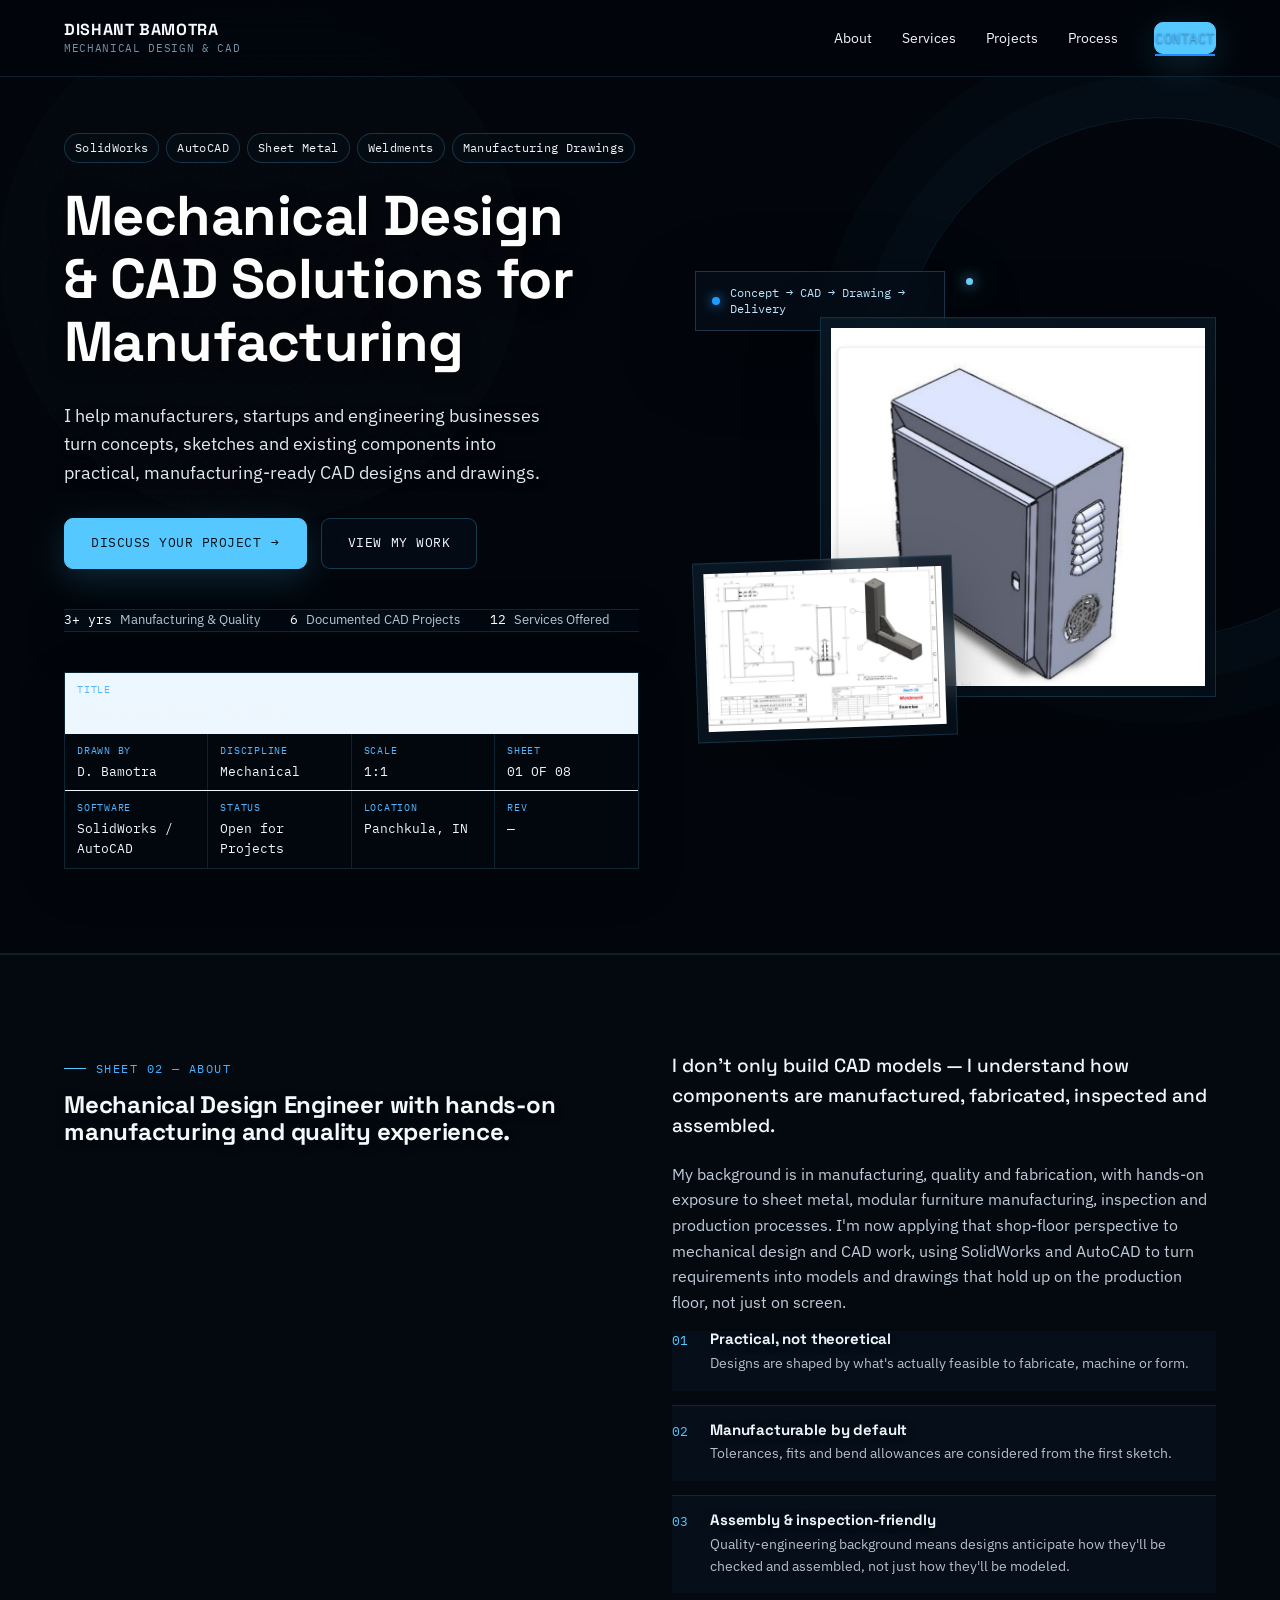
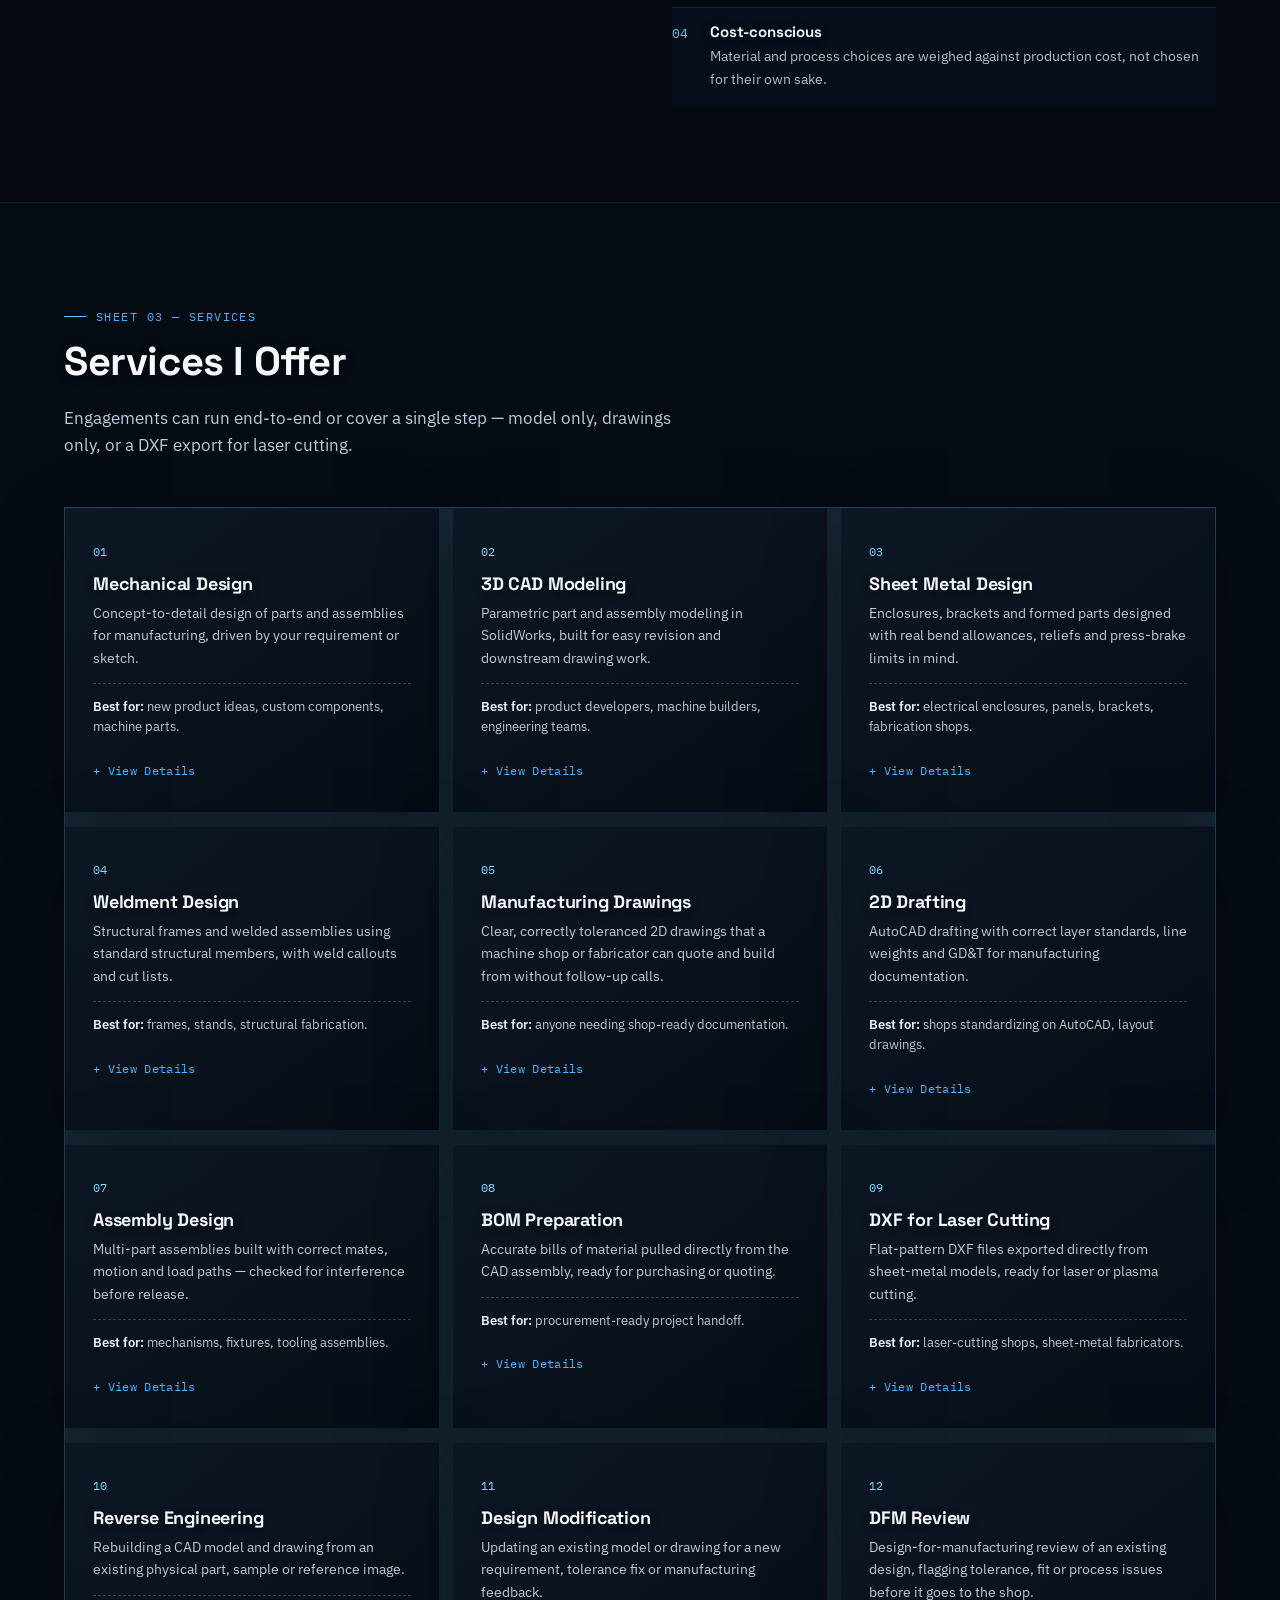
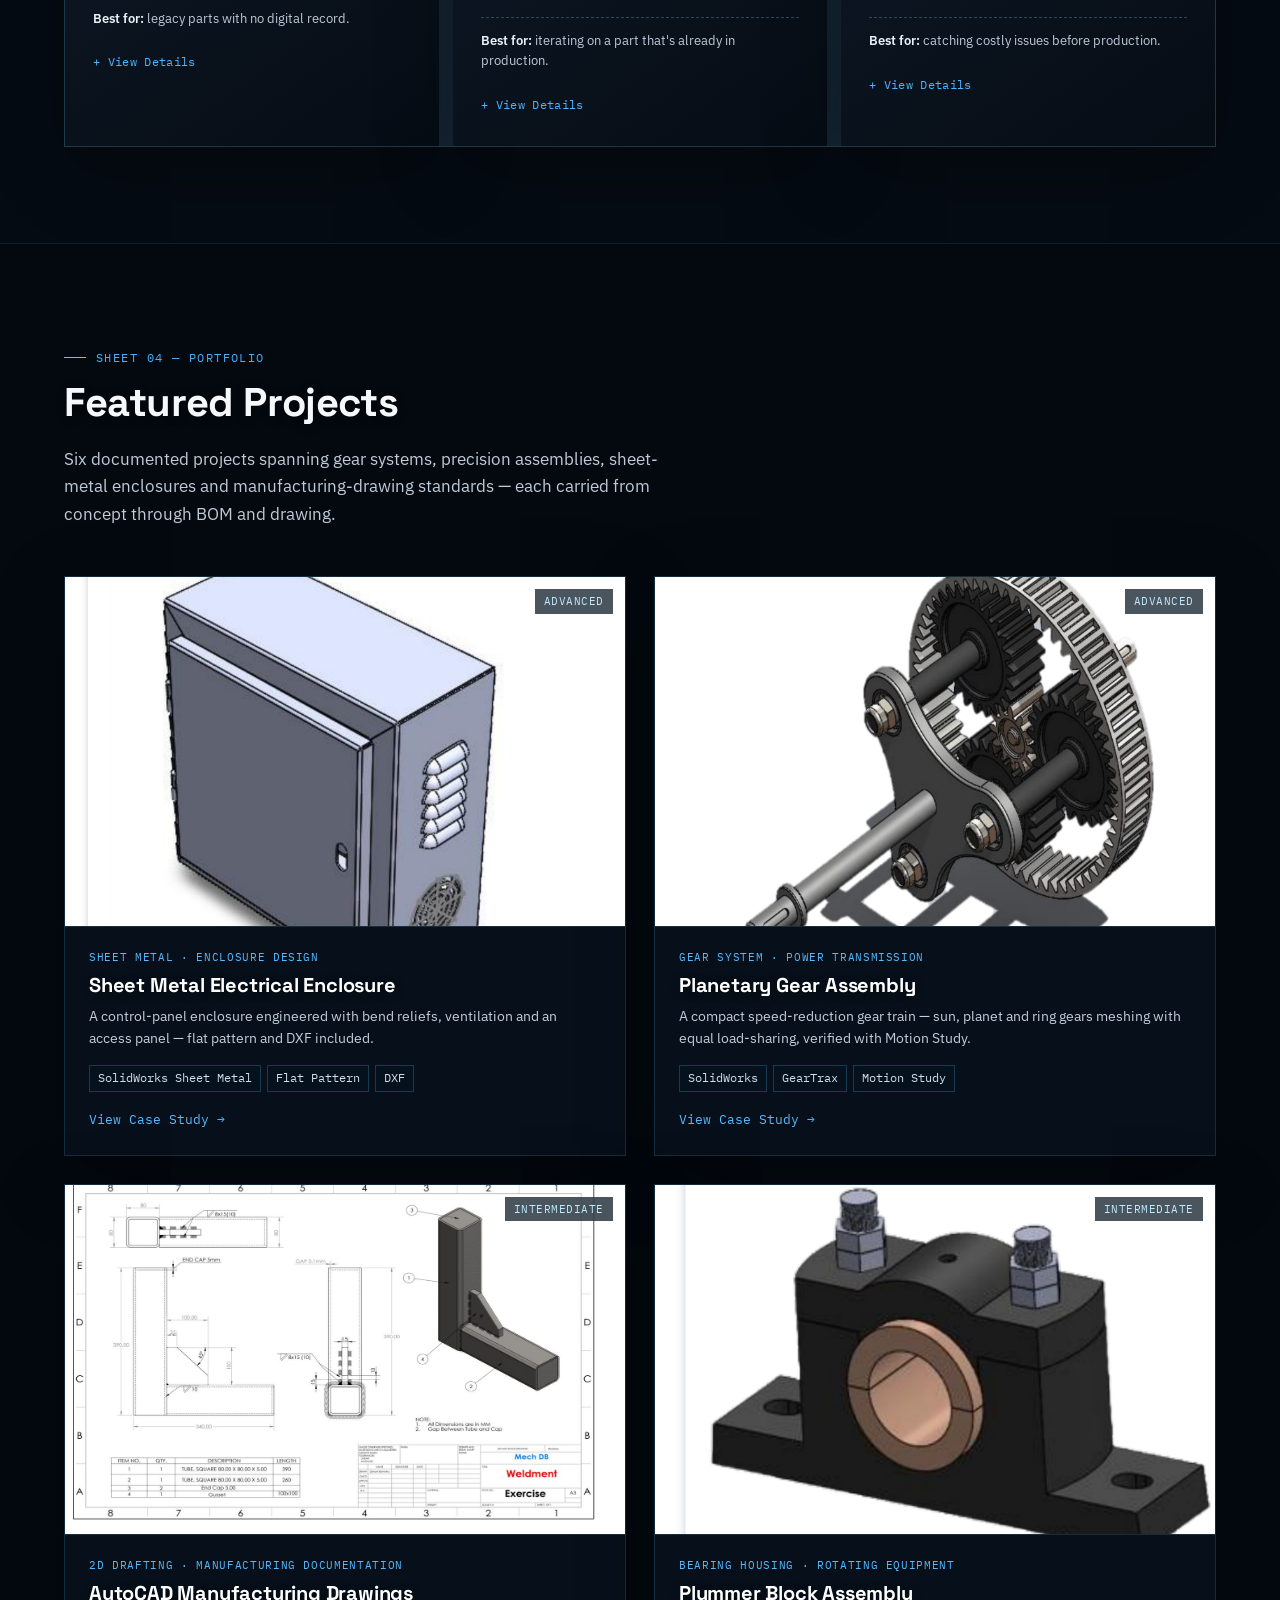
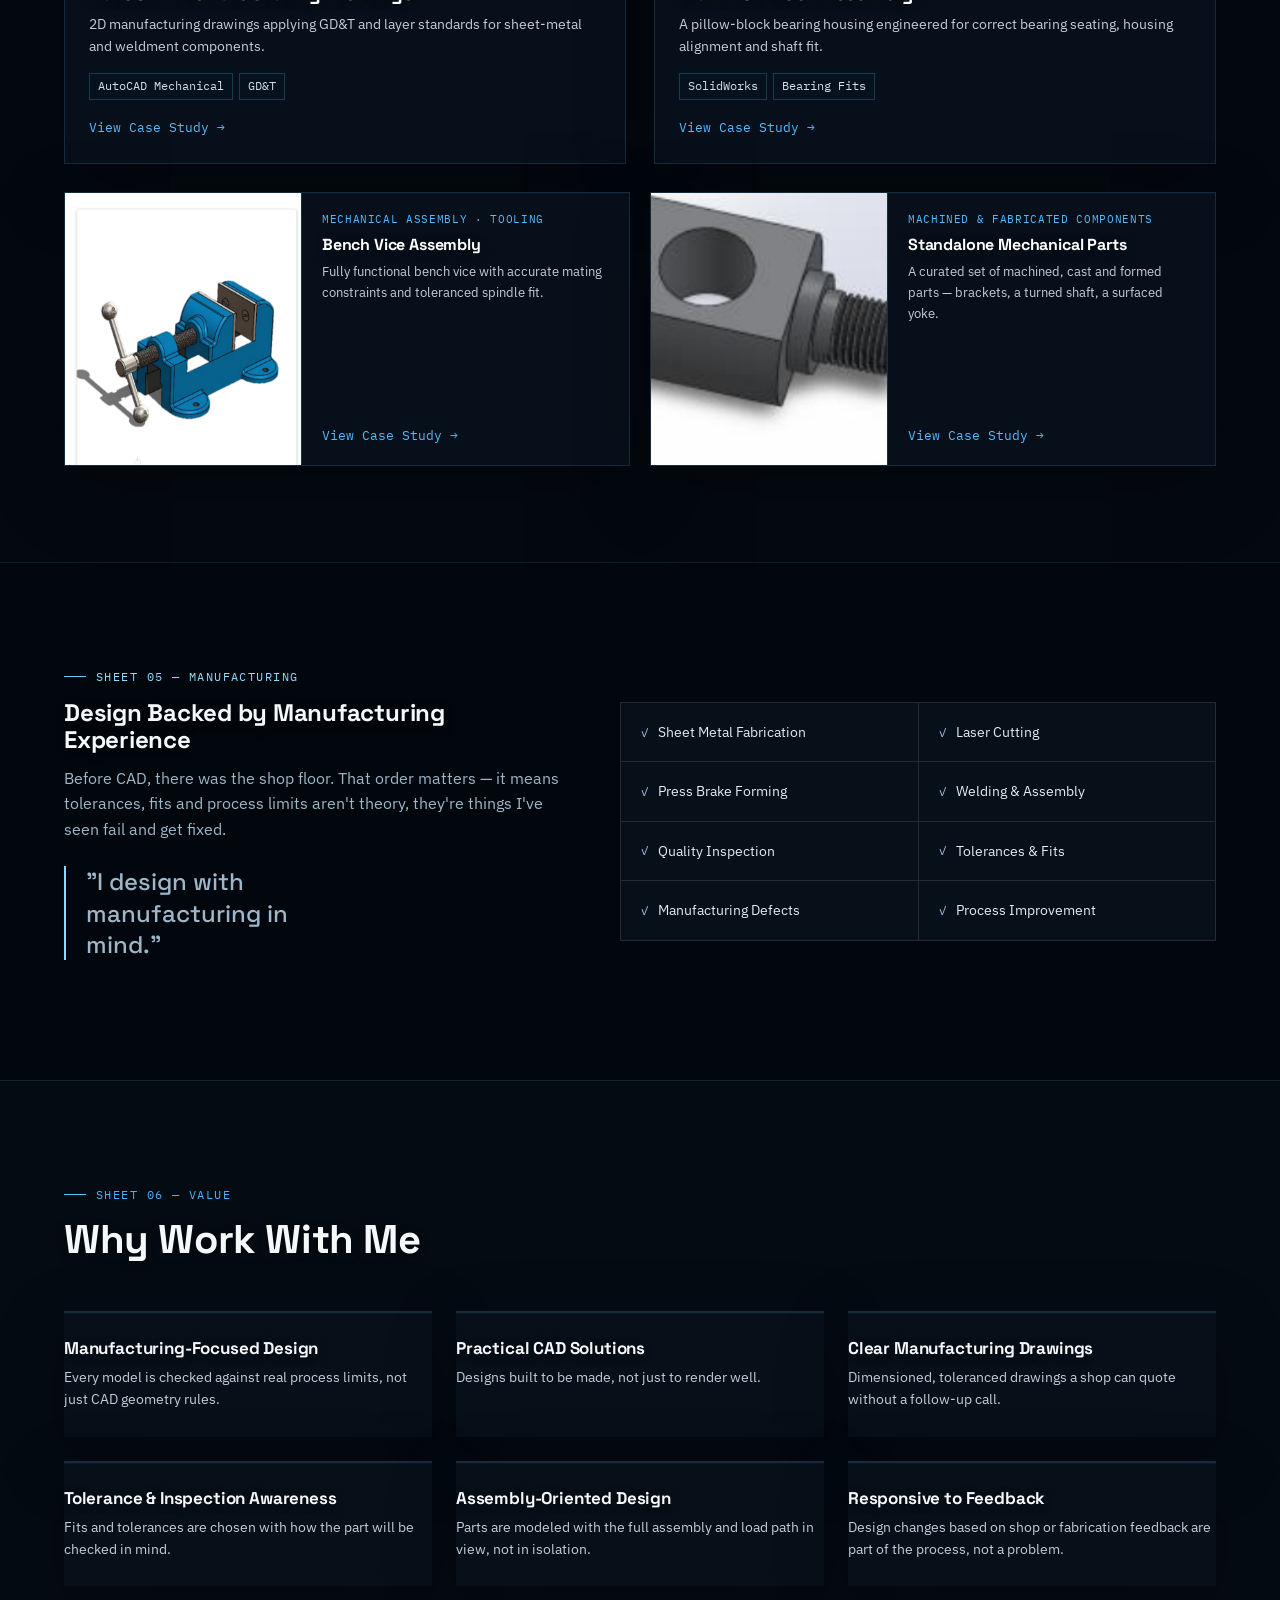
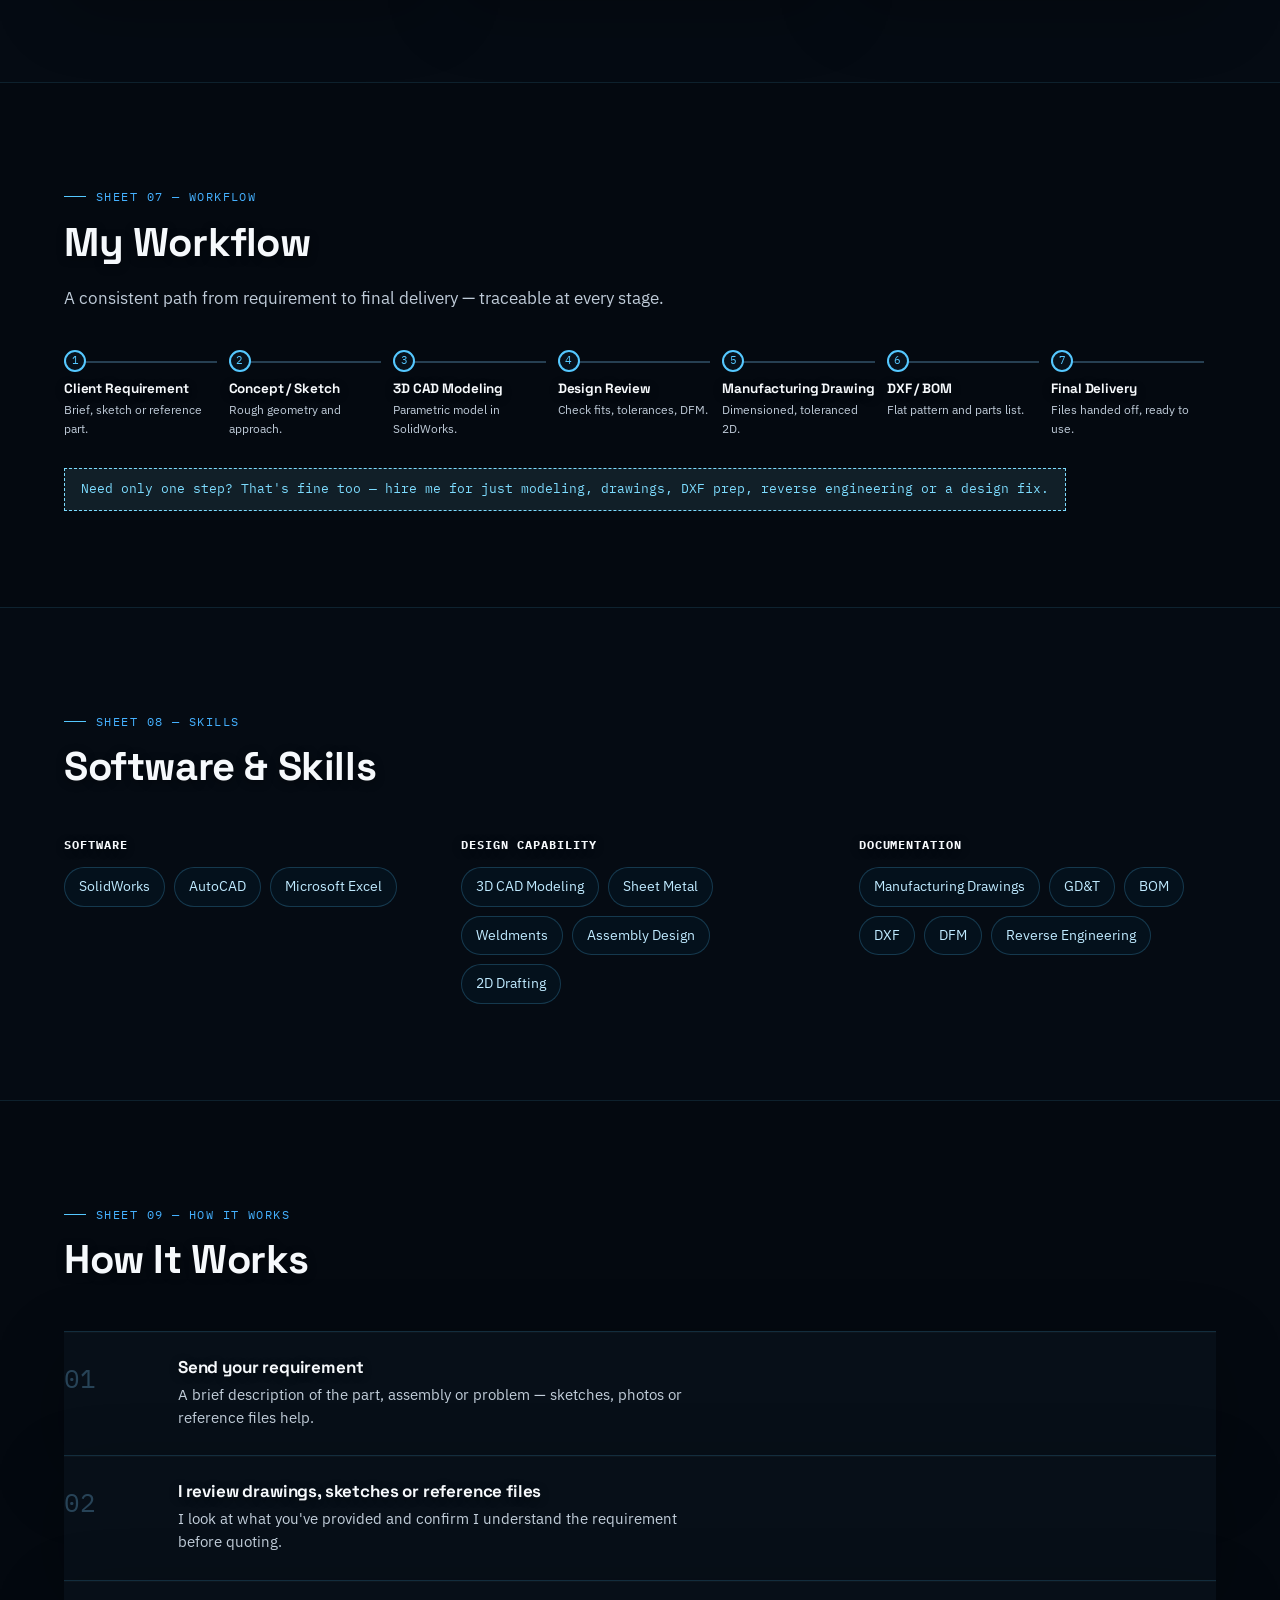
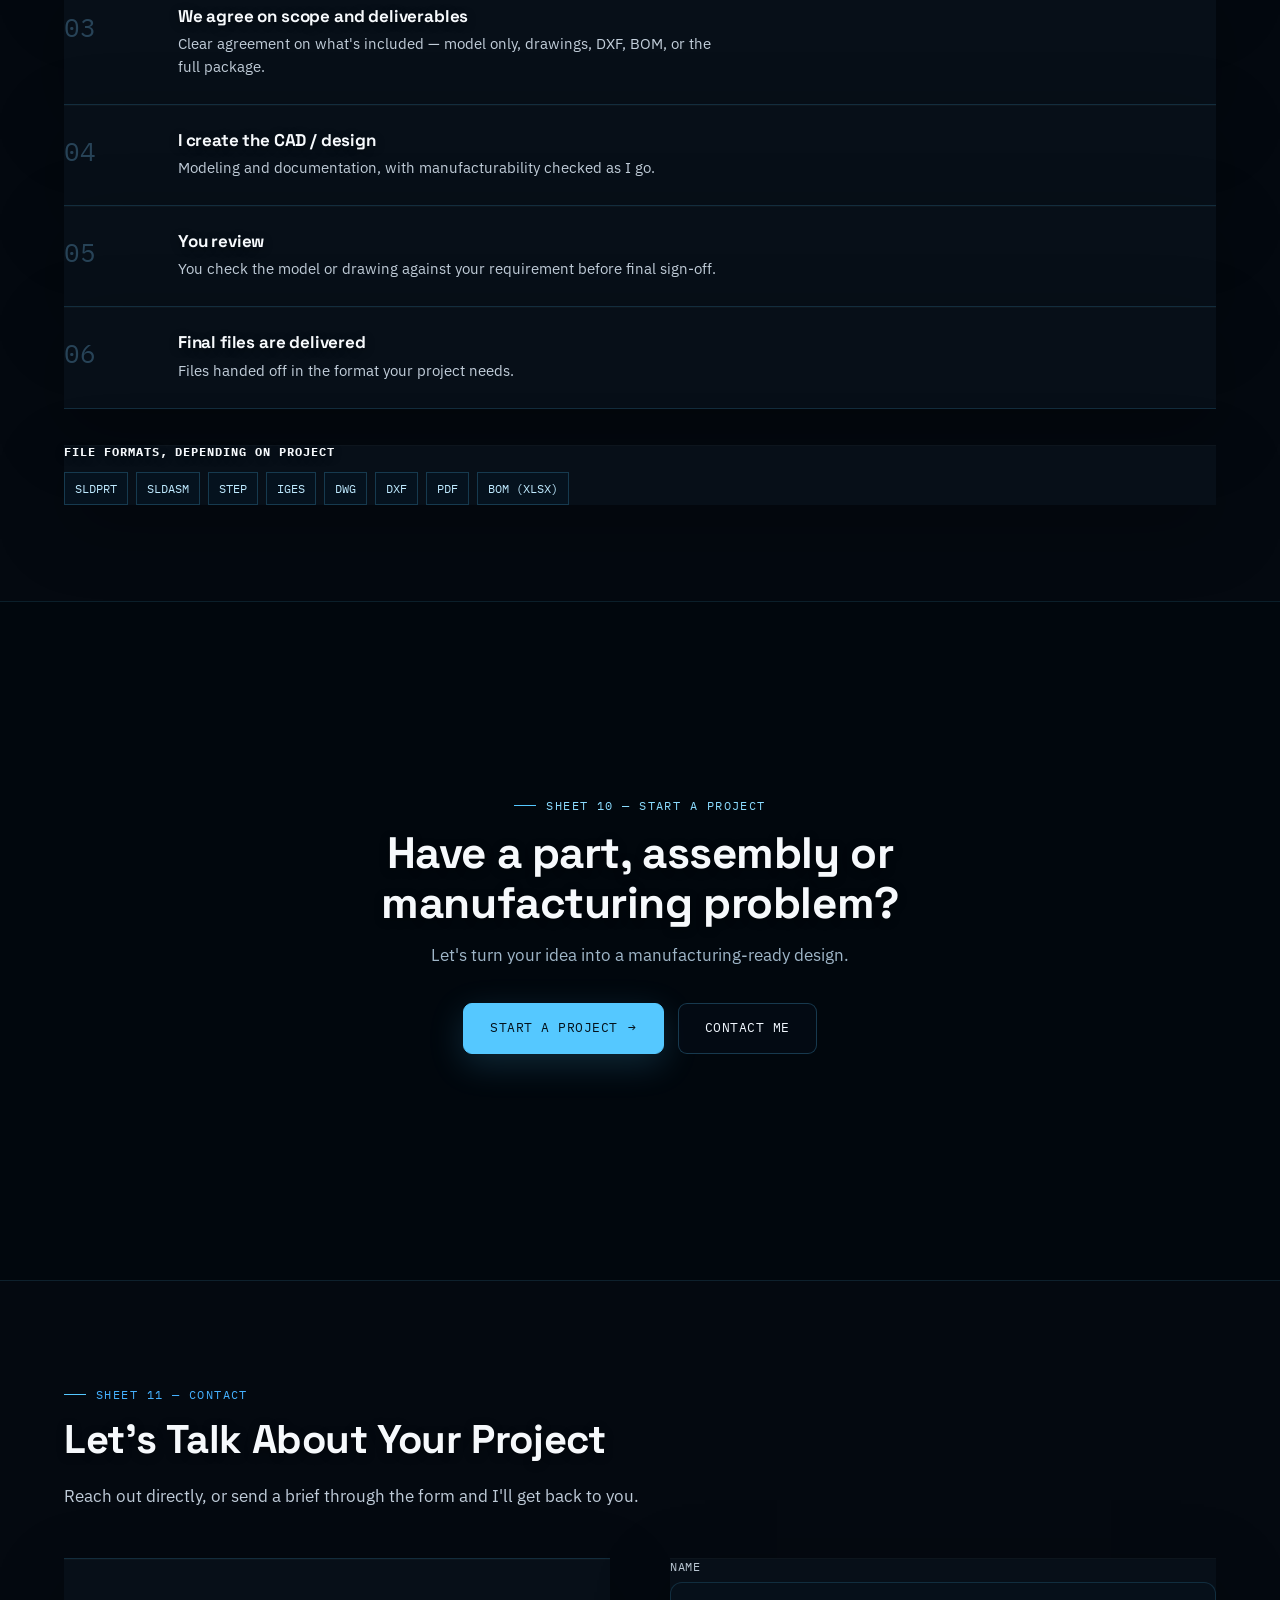
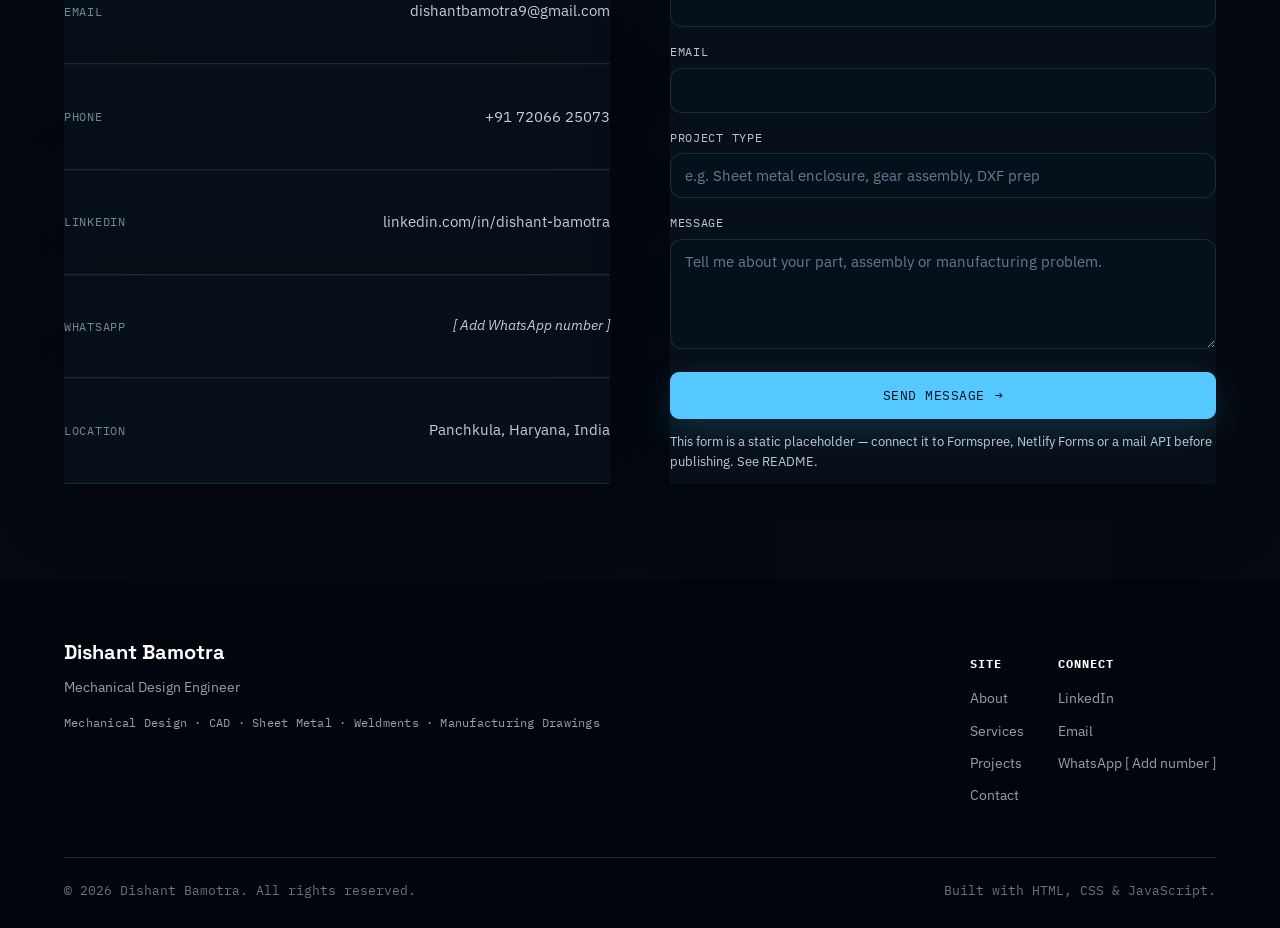
<file: index.html>
<!DOCTYPE html>
<html lang="en">
<head>
<meta charset="UTF-8">
<meta name="viewport" content="width=device-width, initial-scale=1.0">
<title>Dishant Bamotra — Mechanical Design Engineer & CAD Freelancer | SolidWorks, AutoCAD, Sheet Metal, Weldments</title>
<meta name="description" content="Dishant Bamotra is a mechanical design engineer and CAD freelancer offering SolidWorks & AutoCAD design, sheet metal and weldment design, manufacturing drawings, BOM preparation, DXF for laser cutting, reverse engineering and DFM — backed by hands-on manufacturing and quality experience.">
<meta name="keywords" content="Mechanical Design Engineer, Mechanical CAD Designer, SolidWorks Designer, AutoCAD Designer, Sheet Metal Design, Weldment Design, 3D CAD Modeling, Manufacturing Drawings, Mechanical Engineering Freelancer, CAD Freelancer, Reverse Engineering, DFM, Engineering Drawing">
<meta property="og:title" content="Dishant Bamotra — Mechanical Design Engineer & CAD Freelancer">
<meta property="og:description" content="Mechanical design and CAD solutions for manufacturing — SolidWorks, AutoCAD, sheet metal, weldments and manufacturing-ready drawings.">
<meta property="og:type" content="website">
<meta property="og:image" content="hero-gear-render.png">
<link rel="canonical" href="index.html">
<link rel="preconnect" href="https://fonts.googleapis.com">
<link href="https://fonts.googleapis.com/css2?family=Space+Grotesk:wght@500;600;700&family=IBM+Plex+Sans:wght@400;500;600&family=IBM+Plex+Mono:wght@400;500&display=swap" rel="stylesheet">
<link rel="stylesheet" href="style.css">
</head>
<body>

<!-- Animated Mechanical CAD Blueprint Background -->
<div class="cad-blueprint-bg" aria-hidden="true">
  <div class="cad-grid cad-grid-a"></div>
  <div class="cad-grid cad-grid-b"></div>
  <div class="cad-scanline"></div>
  <div class="cad-orbit orbit-a"></div>
  <div class="cad-orbit orbit-b"></div>
  <div class="cad-gear gear-a">⚙</div>
  <div class="cad-gear gear-b">⚙</div>
  <div class="cad-crosshair cross-a"><i></i><b></b></div>
  <div class="cad-crosshair cross-b"><i></i><b></b></div>
  <div class="cad-particles"><span></span><span></span><span></span><span></span><span></span><span></span></div>
</div>


<nav class="site-nav">
  <div class="nav-inner">
    <a href="index.html" class="nav-brand">
      <strong>DISHANT BAMOTRA</strong>
      <span>MECHANICAL DESIGN &amp; CAD</span>
    </a>
    <ul class="nav-links" id="navLinks">
      <li><a href="#about">About</a></li>
      <li><a href="#services">Services</a></li>
      <li><a href="#projects">Projects</a></li>
      <li><a href="#process">Process</a></li>
      <li><a href="#contact" class="btn btn-primary nav-cta">Contact</a></li>
    </ul>
    <button class="nav-toggle" id="navToggle" aria-label="Toggle menu" aria-expanded="false">
      <span></span><span></span><span></span>
    </button>
  </div>
</nav>

<!-- ============ HERO ============ -->
<header class="hero">
  <div class="grid-texture"></div>
  <div class="container hero-grid">
    <div class="reveal in">
      <div class="hero-tags">
        <span class="hero-tag">SolidWorks</span>
        <span class="hero-tag">AutoCAD</span>
        <span class="hero-tag">Sheet Metal</span>
        <span class="hero-tag">Weldments</span>
        <span class="hero-tag">Manufacturing Drawings</span>
      </div>
      <h1>Mechanical Design &amp; CAD Solutions for Manufacturing</h1>
      <p class="lede">I help manufacturers, startups and engineering businesses turn concepts, sketches and existing components into practical, manufacturing-ready CAD designs and drawings.</p>
      <div class="hero-ctas">
        <a href="#contact" class="btn btn-primary">Discuss Your Project <span class="btn-arrow">→</span></a>
        <a href="#projects" class="btn btn-outline">View My Work</a>
      </div>
      <div class="hero-stack">
        <div class="hero-stack-item"><span class="num">3+ yrs</span><span class="lbl">Manufacturing &amp; Quality</span></div>
        <div class="hero-stack-item"><span class="num">6</span><span class="lbl">Documented CAD Projects</span></div>
        <div class="hero-stack-item"><span class="num">12</span><span class="lbl">Services Offered</span></div>
      </div>

      <div class="title-block">
        <div class="tb-row title-row">
          <div class="tb-cell"><span class="k">Title</span><span class="v">Mechanical Design Portfolio</span></div>
        </div>
        <div class="tb-row">
          <div class="tb-cell"><span class="k">Drawn By</span><span class="v">D. Bamotra</span></div>
          <div class="tb-cell"><span class="k">Discipline</span><span class="v">Mechanical</span></div>
          <div class="tb-cell"><span class="k">Scale</span><span class="v">1:1</span></div>
          <div class="tb-cell"><span class="k">Sheet</span><span class="v">01 OF 08</span></div>
        </div>
        <div class="tb-row">
          <div class="tb-cell"><span class="k">Software</span><span class="v">SolidWorks / AutoCAD</span></div>
          <div class="tb-cell"><span class="k">Status</span><span class="v">Open for Projects</span></div>
          <div class="tb-cell"><span class="k">Location</span><span class="v">Panchkula, IN</span></div>
          <div class="tb-cell"><span class="k">Rev</span><span class="v">—</span></div>
        </div>
      </div>
    </div>

    <div class="hero-visual reveal in">
      <div class="draft-card draft-main">
        <img src="sheet-metal-enclosure-hero.png" alt="Sheet metal electrical enclosure isometric CAD render in SolidWorks">
      </div>
      <div class="draft-card draft-sub">
        <img src="autocad-weldment-drawing.png" alt="AutoCAD weldment manufacturing drawing with dimensions and BOM">
      </div>
      <div class="draft-chip">
        <span class="dot"></span> Concept → CAD → Drawing → Delivery
      </div>
    </div>
  </div>
</header>

<!-- ============ ABOUT ============ -->
<section class="section" id="about">
  <div class="container">
    <div class="about-grid">
      <div class="reveal">
        <div class="eyebrow">Sheet 02 — About</div>
        <h2>Mechanical Design Engineer with hands-on manufacturing and quality experience.</h2>
      </div>
      <div class="about-copy reveal">
        <p class="lead">I don't only build CAD models — I understand how components are manufactured, fabricated, inspected and assembled.</p>
        <p>My background is in manufacturing, quality and fabrication, with hands-on exposure to sheet metal, modular furniture manufacturing, inspection and production processes. I'm now applying that shop-floor perspective to mechanical design and CAD work, using SolidWorks and AutoCAD to turn requirements into models and drawings that hold up on the production floor, not just on screen.</p>
        <div class="about-points">
          <div class="about-point">
            <span class="mark">01</span>
            <div><h4>Practical, not theoretical</h4><p>Designs are shaped by what's actually feasible to fabricate, machine or form.</p></div>
          </div>
          <div class="about-point">
            <span class="mark">02</span>
            <div><h4>Manufacturable by default</h4><p>Tolerances, fits and bend allowances are considered from the first sketch.</p></div>
          </div>
          <div class="about-point">
            <span class="mark">03</span>
            <div><h4>Assembly &amp; inspection-friendly</h4><p>Quality-engineering background means designs anticipate how they'll be checked and assembled, not just how they'll be modeled.</p></div>
          </div>
          <div class="about-point">
            <span class="mark">04</span>
            <div><h4>Cost-conscious</h4><p>Material and process choices are weighed against production cost, not chosen for their own sake.</p></div>
          </div>
        </div>
      </div>
    </div>
  </div>
</section>

<!-- ============ SERVICES ============ -->
<section class="section alt" id="services">
  <div class="container">
    <div class="section-head reveal">
      <div class="eyebrow">Sheet 03 — Services</div>
      <h2>Services I Offer</h2>
      <p class="lede">Engagements can run end-to-end or cover a single step — model only, drawings only, or a DXF export for laser cutting.</p>
    </div>

    <div class="services-grid reveal">

      <div class="service-card">
        <span class="sv-num">01</span>
        <h3>Mechanical Design</h3>
        <p class="sv-desc">Concept-to-detail design of parts and assemblies for manufacturing, driven by your requirement or sketch.</p>
        <p class="sv-deliver"><strong>Best for:</strong> new product ideas, custom components, machine parts.</p>
        <button class="sv-toggle" aria-expanded="false">+ View Details</button>
        <div class="sv-detail">
          <p><strong>Delivers:</strong> 3D model, manufacturing drawing, revision support.</p>
          <p><strong>Example:</strong> <a href="plummer-block-assembly.html">Plummer Block Assembly</a></p>
        </div>
      </div>

      <div class="service-card">
        <span class="sv-num">02</span>
        <h3>3D CAD Modeling</h3>
        <p class="sv-desc">Parametric part and assembly modeling in SolidWorks, built for easy revision and downstream drawing work.</p>
        <p class="sv-deliver"><strong>Best for:</strong> product developers, machine builders, engineering teams.</p>
        <button class="sv-toggle" aria-expanded="false">+ View Details</button>
        <div class="sv-detail">
          <p><strong>Delivers:</strong> SLDPRT / SLDASM, STEP export.</p>
          <p><strong>Example:</strong> <a href="planetary-gear-assembly.html">Planetary Gear Assembly</a></p>
        </div>
      </div>

      <div class="service-card">
        <span class="sv-num">03</span>
        <h3>Sheet Metal Design</h3>
        <p class="sv-desc">Enclosures, brackets and formed parts designed with real bend allowances, reliefs and press-brake limits in mind.</p>
        <p class="sv-deliver"><strong>Best for:</strong> electrical enclosures, panels, brackets, fabrication shops.</p>
        <button class="sv-toggle" aria-expanded="false">+ View Details</button>
        <div class="sv-detail">
          <p><strong>Delivers:</strong> 3D model, flat pattern, DXF, bend table.</p>
          <p><strong>Example:</strong> <a href="sheet-metal-electrical-enclosure.html">Sheet Metal Electrical Enclosure</a></p>
        </div>
      </div>

      <div class="service-card">
        <span class="sv-num">04</span>
        <h3>Weldment Design</h3>
        <p class="sv-desc">Structural frames and welded assemblies using standard structural members, with weld callouts and cut lists.</p>
        <p class="sv-deliver"><strong>Best for:</strong> frames, stands, structural fabrication.</p>
        <button class="sv-toggle" aria-expanded="false">+ View Details</button>
        <div class="sv-detail">
          <p><strong>Delivers:</strong> weldment model, cut-list BOM, fabrication drawing.</p>
          <p><strong>Example:</strong> <a href="autocad-manufacturing-drawings.html">AutoCAD Weldment Drawing</a></p>
        </div>
      </div>

      <div class="service-card">
        <span class="sv-num">05</span>
        <h3>Manufacturing Drawings</h3>
        <p class="sv-desc">Clear, correctly toleranced 2D drawings that a machine shop or fabricator can quote and build from without follow-up calls.</p>
        <p class="sv-deliver"><strong>Best for:</strong> anyone needing shop-ready documentation.</p>
        <button class="sv-toggle" aria-expanded="false">+ View Details</button>
        <div class="sv-detail">
          <p><strong>Delivers:</strong> dimensioned drawing (PDF / DWG), title block, revision table.</p>
          <p><strong>Example:</strong> <a href="planetary-gear-assembly.html">Gear Train Drawing Set</a></p>
        </div>
      </div>

      <div class="service-card">
        <span class="sv-num">06</span>
        <h3>2D Drafting</h3>
        <p class="sv-desc">AutoCAD drafting with correct layer standards, line weights and GD&amp;T for manufacturing documentation.</p>
        <p class="sv-deliver"><strong>Best for:</strong> shops standardizing on AutoCAD, layout drawings.</p>
        <button class="sv-toggle" aria-expanded="false">+ View Details</button>
        <div class="sv-detail">
          <p><strong>Delivers:</strong> DWG / PDF, layered per standard.</p>
          <p><strong>Example:</strong> <a href="autocad-manufacturing-drawings.html">AutoCAD Manufacturing Drawings</a></p>
        </div>
      </div>

      <div class="service-card">
        <span class="sv-num">07</span>
        <h3>Assembly Design</h3>
        <p class="sv-desc">Multi-part assemblies built with correct mates, motion and load paths — checked for interference before release.</p>
        <p class="sv-deliver"><strong>Best for:</strong> mechanisms, fixtures, tooling assemblies.</p>
        <button class="sv-toggle" aria-expanded="false">+ View Details</button>
        <div class="sv-detail">
          <p><strong>Delivers:</strong> assembly model, exploded view, assembly drawing.</p>
          <p><strong>Example:</strong> <a href="bench-vice-assembly.html">Bench Vice Assembly</a></p>
        </div>
      </div>

      <div class="service-card">
        <span class="sv-num">08</span>
        <h3>BOM Preparation</h3>
        <p class="sv-desc">Accurate bills of material pulled directly from the CAD assembly, ready for purchasing or quoting.</p>
        <p class="sv-deliver"><strong>Best for:</strong> procurement-ready project handoff.</p>
        <button class="sv-toggle" aria-expanded="false">+ View Details</button>
        <div class="sv-detail">
          <p><strong>Delivers:</strong> BOM (Excel / PDF) linked to drawing item numbers.</p>
          <p><strong>Example:</strong> <a href="planetary-gear-assembly.html">Gear Assembly BOM</a></p>
        </div>
      </div>

      <div class="service-card">
        <span class="sv-num">09</span>
        <h3>DXF for Laser Cutting</h3>
        <p class="sv-desc">Flat-pattern DXF files exported directly from sheet-metal models, ready for laser or plasma cutting.</p>
        <p class="sv-deliver"><strong>Best for:</strong> laser-cutting shops, sheet-metal fabricators.</p>
        <button class="sv-toggle" aria-expanded="false">+ View Details</button>
        <div class="sv-detail">
          <p><strong>Delivers:</strong> DXF flat pattern, bend-line layer.</p>
          <p><strong>Example:</strong> <a href="sheet-metal-electrical-enclosure.html">Enclosure Flat Pattern</a></p>
        </div>
      </div>

      <div class="service-card">
        <span class="sv-num">10</span>
        <h3>Reverse Engineering</h3>
        <p class="sv-desc">Rebuilding a CAD model and drawing from an existing physical part, sample or reference image.</p>
        <p class="sv-deliver"><strong>Best for:</strong> legacy parts with no digital record.</p>
        <button class="sv-toggle" aria-expanded="false">+ View Details</button>
        <div class="sv-detail">
          <p><strong>Delivers:</strong> 3D model, manufacturing drawing.</p>
          <p><strong>Example:</strong> discuss your part's measurements or sample.</p>
        </div>
      </div>

      <div class="service-card">
        <span class="sv-num">11</span>
        <h3>Design Modification</h3>
        <p class="sv-desc">Updating an existing model or drawing for a new requirement, tolerance fix or manufacturing feedback.</p>
        <p class="sv-deliver"><strong>Best for:</strong> iterating on a part that's already in production.</p>
        <button class="sv-toggle" aria-expanded="false">+ View Details</button>
        <div class="sv-detail">
          <p><strong>Delivers:</strong> revised model and drawing with change log.</p>
          <p><strong>Example:</strong> send your current file and the change needed.</p>
        </div>
      </div>

      <div class="service-card">
        <span class="sv-num">12</span>
        <h3>DFM Review</h3>
        <p class="sv-desc">Design-for-manufacturing review of an existing design, flagging tolerance, fit or process issues before it goes to the shop.</p>
        <p class="sv-deliver"><strong>Best for:</strong> catching costly issues before production.</p>
        <button class="sv-toggle" aria-expanded="false">+ View Details</button>
        <div class="sv-detail">
          <p><strong>Delivers:</strong> annotated review notes and suggested changes.</p>
          <p><strong>Example:</strong> send your model or drawing for review.</p>
        </div>
      </div>

    </div>
  </div>
</section>

<!-- ============ FEATURED PROJECTS ============ -->
<section class="section" id="projects">
  <div class="container">
    <div class="section-head reveal">
      <div class="eyebrow">Sheet 04 — Portfolio</div>
      <h2>Featured Projects</h2>
      <p class="lede">Six documented projects spanning gear systems, precision assemblies, sheet-metal enclosures and manufacturing-drawing standards — each carried from concept through BOM and drawing.</p>
    </div>

    <div class="projects-grid reveal">

      <a href="sheet-metal-electrical-enclosure.html" class="project-card">
        <div class="pc-media">
          <img src="sheet-metal-enclosure-hero.png" alt="Sheet metal electrical enclosure isometric render">
          <span class="pc-level">Advanced</span>
        </div>
        <div class="pc-body">
          <span class="pc-cat">Sheet Metal · Enclosure Design</span>
          <h3>Sheet Metal Electrical Enclosure</h3>
          <p>A control-panel enclosure engineered with bend reliefs, ventilation and an access panel — flat pattern and DXF included.</p>
          <div class="pc-meta">
            <span class="pc-tag">SolidWorks Sheet Metal</span>
            <span class="pc-tag">Flat Pattern</span>
            <span class="pc-tag">DXF</span>
          </div>
          <span class="pc-link">View Case Study <span class="arrow">→</span></span>
        </div>
      </a>

      <a href="planetary-gear-assembly.html" class="project-card">
        <div class="pc-media">
          <img src="planetary-gear-hero.png" alt="Planetary gear assembly isometric render">
          <span class="pc-level">Advanced</span>
        </div>
        <div class="pc-body">
          <span class="pc-cat">Gear System · Power Transmission</span>
          <h3>Planetary Gear Assembly</h3>
          <p>A compact speed-reduction gear train — sun, planet and ring gears meshing with equal load-sharing, verified with Motion Study.</p>
          <div class="pc-meta">
            <span class="pc-tag">SolidWorks</span>
            <span class="pc-tag">GearTrax</span>
            <span class="pc-tag">Motion Study</span>
          </div>
          <span class="pc-link">View Case Study <span class="arrow">→</span></span>
        </div>
      </a>

      <a href="autocad-manufacturing-drawings.html" class="project-card">
        <div class="pc-media">
          <img src="autocad-weldment-drawing.png" alt="AutoCAD weldment manufacturing drawing">
          <span class="pc-level">Intermediate</span>
        </div>
        <div class="pc-body">
          <span class="pc-cat">2D Drafting · Manufacturing Documentation</span>
          <h3>AutoCAD Manufacturing Drawings</h3>
          <p>2D manufacturing drawings applying GD&amp;T and layer standards for sheet-metal and weldment components.</p>
          <div class="pc-meta">
            <span class="pc-tag">AutoCAD Mechanical</span>
            <span class="pc-tag">GD&amp;T</span>
          </div>
          <span class="pc-link">View Case Study <span class="arrow">→</span></span>
        </div>
      </a>

      <a href="plummer-block-assembly.html" class="project-card">
        <div class="pc-media">
          <img src="plummer-block-hero.png" alt="Plummer block bearing housing assembly isometric render">
          <span class="pc-level">Intermediate</span>
        </div>
        <div class="pc-body">
          <span class="pc-cat">Bearing Housing · Rotating Equipment</span>
          <h3>Plummer Block Assembly</h3>
          <p>A pillow-block bearing housing engineered for correct bearing seating, housing alignment and shaft fit.</p>
          <div class="pc-meta">
            <span class="pc-tag">SolidWorks</span>
            <span class="pc-tag">Bearing Fits</span>
          </div>
          <span class="pc-link">View Case Study <span class="arrow">→</span></span>
        </div>
      </a>

    </div>

    <div class="projects-secondary reveal">
      <a href="bench-vice-assembly.html" class="project-card secondary">
        <div class="pc-media">
          <img src="bench-vice-hero.png" alt="Bench vice assembly isometric render">
        </div>
        <div class="pc-body">
          <span class="pc-cat">Mechanical Assembly · Tooling</span>
          <h3>Bench Vice Assembly</h3>
          <p>Fully functional bench vice with accurate mating constraints and toleranced spindle fit.</p>
          <span class="pc-link">View Case Study <span class="arrow">→</span></span>
        </div>
      </a>
      <a href="standalone-mechanical-parts.html" class="project-card secondary">
        <div class="pc-media">
          <img src="part-turned-shaft.png" alt="Standalone machined and fabricated mechanical parts">
        </div>
        <div class="pc-body">
          <span class="pc-cat">Machined &amp; Fabricated Components</span>
          <h3>Standalone Mechanical Parts</h3>
          <p>A curated set of machined, cast and formed parts — brackets, a turned shaft, a surfaced yoke.</p>
          <span class="pc-link">View Case Study <span class="arrow">→</span></span>
        </div>
      </a>
    </div>
  </div>
</section>

<!-- ============ MANUFACTURING EXPERIENCE ============ -->
<section class="section dark">
  <div class="grid-texture dark"></div>
  <div class="container">
    <div class="mfg-grid">
      <div class="reveal">
        <div class="eyebrow on-dark">Sheet 05 — Manufacturing</div>
        <h2>Design Backed by Manufacturing Experience</h2>
        <p>Before CAD, there was the shop floor. That order matters — it means tolerances, fits and process limits aren't theory, they're things I've seen fail and get fixed.</p>
        <p class="mfg-quote">"I design with manufacturing in mind."</p>
      </div>
      <div class="mfg-list reveal">
        <div class="mfg-item"><span class="tick">✓</span> Sheet Metal Fabrication</div>
        <div class="mfg-item"><span class="tick">✓</span> Laser Cutting</div>
        <div class="mfg-item"><span class="tick">✓</span> Press Brake Forming</div>
        <div class="mfg-item"><span class="tick">✓</span> Welding &amp; Assembly</div>
        <div class="mfg-item"><span class="tick">✓</span> Quality Inspection</div>
        <div class="mfg-item"><span class="tick">✓</span> Tolerances &amp; Fits</div>
        <div class="mfg-item"><span class="tick">✓</span> Manufacturing Defects</div>
        <div class="mfg-item"><span class="tick">✓</span> Process Improvement</div>
      </div>
    </div>
  </div>
</section>

<!-- ============ WHY WORK WITH ME ============ -->
<section class="section alt">
  <div class="container">
    <div class="section-head reveal">
      <div class="eyebrow">Sheet 06 — Value</div>
      <h2>Why Work With Me</h2>
    </div>
    <div class="why-grid reveal">
      <div class="why-card">
        <h3>Manufacturing-Focused Design</h3>
        <p>Every model is checked against real process limits, not just CAD geometry rules.</p>
      </div>
      <div class="why-card">
        <h3>Practical CAD Solutions</h3>
        <p>Designs built to be made, not just to render well.</p>
      </div>
      <div class="why-card">
        <h3>Clear Manufacturing Drawings</h3>
        <p>Dimensioned, toleranced drawings a shop can quote without a follow-up call.</p>
      </div>
      <div class="why-card">
        <h3>Tolerance &amp; Inspection Awareness</h3>
        <p>Fits and tolerances are chosen with how the part will be checked in mind.</p>
      </div>
      <div class="why-card">
        <h3>Assembly-Oriented Design</h3>
        <p>Parts are modeled with the full assembly and load path in view, not in isolation.</p>
      </div>
      <div class="why-card">
        <h3>Responsive to Feedback</h3>
        <p>Design changes based on shop or fabrication feedback are part of the process, not a problem.</p>
      </div>
    </div>
  </div>
</section>

<!-- ============ WORKFLOW ============ -->
<section class="section" id="process">
  <div class="container">
    <div class="section-head reveal">
      <div class="eyebrow">Sheet 07 — Workflow</div>
      <h2>My Workflow</h2>
      <p class="lede">A consistent path from requirement to final delivery — traceable at every stage.</p>
    </div>
    <div class="workflow reveal">
      <div class="wf-step"><div class="wf-line"><span class="wf-num">1</span></div><h4>Client Requirement</h4><p>Brief, sketch or reference part.</p></div>
      <div class="wf-step"><div class="wf-line"><span class="wf-num">2</span></div><h4>Concept / Sketch</h4><p>Rough geometry and approach.</p></div>
      <div class="wf-step"><div class="wf-line"><span class="wf-num">3</span></div><h4>3D CAD Modeling</h4><p>Parametric model in SolidWorks.</p></div>
      <div class="wf-step"><div class="wf-line"><span class="wf-num">4</span></div><h4>Design Review</h4><p>Check fits, tolerances, DFM.</p></div>
      <div class="wf-step"><div class="wf-line"><span class="wf-num">5</span></div><h4>Manufacturing Drawing</h4><p>Dimensioned, toleranced 2D.</p></div>
      <div class="wf-step"><div class="wf-line"><span class="wf-num">6</span></div><h4>DXF / BOM</h4><p>Flat pattern and parts list.</p></div>
      <div class="wf-step"><div class="wf-line"><span class="wf-num">7</span></div><h4>Final Delivery</h4><p>Files handed off, ready to use.</p></div>
    </div>
    <span class="workflow-note">Need only one step? That's fine too — hire me for just modeling, drawings, DXF prep, reverse engineering or a design fix.</span>
  </div>
</section>

<!-- ============ SKILLS ============ -->
<section class="section alt">
  <div class="container">
    <div class="section-head reveal">
      <div class="eyebrow">Sheet 08 — Skills</div>
      <h2>Software &amp; Skills</h2>
    </div>
    <div class="skills-cats reveal">
      <div class="skills-cat">
        <h4>Software</h4>
        <div class="skill-tags">
          <span class="skill-tag">SolidWorks</span>
          <span class="skill-tag">AutoCAD</span>
          <span class="skill-tag">Microsoft Excel</span>
        </div>
      </div>
      <div class="skills-cat">
        <h4>Design Capability</h4>
        <div class="skill-tags">
          <span class="skill-tag">3D CAD Modeling</span>
          <span class="skill-tag">Sheet Metal</span>
          <span class="skill-tag">Weldments</span>
          <span class="skill-tag">Assembly Design</span>
          <span class="skill-tag">2D Drafting</span>
        </div>
      </div>
      <div class="skills-cat">
        <h4>Documentation</h4>
        <div class="skill-tags">
          <span class="skill-tag">Manufacturing Drawings</span>
          <span class="skill-tag">GD&amp;T</span>
          <span class="skill-tag">BOM</span>
          <span class="skill-tag">DXF</span>
          <span class="skill-tag">DFM</span>
          <span class="skill-tag">Reverse Engineering</span>
        </div>
      </div>
    </div>
  </div>
</section>

<!-- ============ FREELANCE PROCESS ============ -->
<section class="section">
  <div class="container">
    <div class="section-head reveal">
      <div class="eyebrow">Sheet 09 — How It Works</div>
      <h2>How It Works</h2>
    </div>
    <div class="process-list reveal">
      <div class="process-item"><span class="p-num">01</span><div><h4>Send your requirement</h4><p>A brief description of the part, assembly or problem — sketches, photos or reference files help.</p></div></div>
      <div class="process-item"><span class="p-num">02</span><div><h4>I review drawings, sketches or reference files</h4><p>I look at what you've provided and confirm I understand the requirement before quoting.</p></div></div>
      <div class="process-item"><span class="p-num">03</span><div><h4>We agree on scope and deliverables</h4><p>Clear agreement on what's included — model only, drawings, DXF, BOM, or the full package.</p></div></div>
      <div class="process-item"><span class="p-num">04</span><div><h4>I create the CAD / design</h4><p>Modeling and documentation, with manufacturability checked as I go.</p></div></div>
      <div class="process-item"><span class="p-num">05</span><div><h4>You review</h4><p>You check the model or drawing against your requirement before final sign-off.</p></div></div>
      <div class="process-item"><span class="p-num">06</span><div><h4>Final files are delivered</h4><p>Files handed off in the format your project needs.</p></div></div>
    </div>
    <div class="filetypes reveal">
      <h4>File formats, depending on project</h4>
      <div class="filetype-row">
        <span class="filetype-tag">SLDPRT</span>
        <span class="filetype-tag">SLDASM</span>
        <span class="filetype-tag">STEP</span>
        <span class="filetype-tag">IGES</span>
        <span class="filetype-tag">DWG</span>
        <span class="filetype-tag">DXF</span>
        <span class="filetype-tag">PDF</span>
        <span class="filetype-tag">BOM (XLSX)</span>
      </div>
    </div>
  </div>
</section>

<!-- ============ CTA ============ -->
<section class="section dark">
  <div class="grid-texture dark"></div>
  <div class="container cta-banner reveal">
    <div class="eyebrow on-dark" style="justify-content:center">Sheet 10 — Start a Project</div>
    <h2>Have a part, assembly or manufacturing problem?</h2>
    <p class="lede">Let's turn your idea into a manufacturing-ready design.</p>
    <div class="hero-ctas">
      <a href="#contact" class="btn btn-primary">Start a Project <span class="btn-arrow">→</span></a>
      <a href="#contact" class="btn btn-on-dark btn-outline">Contact Me</a>
    </div>
  </div>
</section>

<!-- ============ CONTACT ============ -->
<section class="section" id="contact">
  <div class="container">
    <div class="section-head reveal">
      <div class="eyebrow">Sheet 11 — Contact</div>
      <h2>Let's Talk About Your Project</h2>
      <p class="lede">Reach out directly, or send a brief through the form and I'll get back to you.</p>
    </div>
    <div class="contact-grid reveal">
      <div class="contact-list">
        <div class="contact-row">
          <span class="c-k">Email</span>
          <a class="c-v" href="mailto:dishantbamotra9@gmail.com">dishantbamotra9@gmail.com</a>
        </div>
        <div class="contact-row">
          <span class="c-k">Phone</span>
          <a class="c-v" href="tel:+917206625073">+91 72066 25073</a>
        </div>
        <div class="contact-row">
          <span class="c-k">LinkedIn</span>
          <a class="c-v" href="https://linkedin.com/in/dishant-bamotra-592163228" target="_blank" rel="noopener">linkedin.com/in/dishant-bamotra</a>
        </div>
        <div class="contact-row">
          <span class="c-k">WhatsApp</span>
          <span class="c-v placeholder">[ Add WhatsApp number ]</span>
        </div>
        <div class="contact-row">
          <span class="c-k">Location</span>
          <span class="c-v">Panchkula, Haryana, India</span>
        </div>
      </div>
      <form class="contact-form" action="#" method="POST" onsubmit="return false;">
        <div>
          <label for="cf-name">Name</label>
          <input type="text" id="cf-name" name="name" required>
        </div>
        <div>
          <label for="cf-email">Email</label>
          <input type="email" id="cf-email" name="email" required>
        </div>
        <div>
          <label for="cf-project">Project Type</label>
          <input type="text" id="cf-project" name="project" placeholder="e.g. Sheet metal enclosure, gear assembly, DXF prep">
        </div>
        <div>
          <label for="cf-message">Message</label>
          <textarea id="cf-message" name="message" required placeholder="Tell me about your part, assembly or manufacturing problem."></textarea>
        </div>
        <button type="submit" class="btn btn-primary btn-block">Send Message <span class="btn-arrow">→</span></button>
        <p class="form-note">This form is a static placeholder — connect it to Formspree, Netlify Forms or a mail API before publishing. See README.</p>
      </form>
    </div>
  </div>
</section>

<footer class="site-footer">
  <div class="container">
    <div class="footer-top">
      <div class="footer-brand">
        <strong>Dishant Bamotra</strong>
        <span>Mechanical Design Engineer</span>
        <div class="footer-tags">Mechanical Design · CAD · Sheet Metal · Weldments · Manufacturing Drawings</div>
      </div>
      <div class="footer-links">
        <div class="footer-col">
          <h5>Site</h5>
          <a href="#about">About</a>
          <a href="#services">Services</a>
          <a href="#projects">Projects</a>
          <a href="#contact">Contact</a>
        </div>
        <div class="footer-col">
          <h5>Connect</h5>
          <a href="https://linkedin.com/in/dishant-bamotra-592163228" target="_blank" rel="noopener">LinkedIn</a>
          <a href="mailto:dishantbamotra9@gmail.com">Email</a>
          <span>WhatsApp [ Add number ]</span>
        </div>
      </div>
    </div>
    <div class="footer-bottom">
      <span>© <span id="year"></span> Dishant Bamotra. All rights reserved.</span>
      <span>Built with HTML, CSS &amp; JavaScript.</span>
    </div>
  </div>
</footer>

<script src="main.js"></script>
</body>
</html>
<style id="visibility-fix">
/* Text visibility / readability pass — visual only, content unchanged */
body{color:#f7fbff!important;background:#02060c!important}
.site-nav{background:rgba(2,6,12,.94)!important}
.nav-links a{color:#f0f6fc!important;text-shadow:0 1px 2px rgba(0,0,0,.5)}
.nav-links a:hover,.nav-links a.active{color:#4bb5ff!important}
.nav-brand strong{color:#f7fbff!important}.nav-brand span span{color:#39aaff!important}
.hero{background:linear-gradient(90deg,rgba(2,7,14,.97) 0%,rgba(2,7,14,.88) 42%,rgba(2,7,14,.35) 72%,rgba(2,7,14,.05) 100%)}
.hero-left{isolation:isolate}.hero-left:before{content:"";position:absolute;inset:30px -40px 35px -30px;background:radial-gradient(ellipse at 25% 45%,rgba(2,7,14,.88),rgba(2,7,14,.40) 62%,transparent 78%);z-index:-1;pointer-events:none;filter:blur(5px)}
.hero h1{color:#fff!important;text-shadow:0 3px 18px rgba(0,0,0,.75)}
.hero h1 strong,.hero h1 span{color:inherit}
.hero .lede{color:#e1eaf3!important;text-shadow:0 2px 8px rgba(0,0,0,.8)}
.hero-tag{color:#f2f7fc!important;background:rgba(3,10,18,.92)!important}
.hero-stack,.title-block{background:rgba(2,8,15,.92)!important;box-shadow:0 12px 40px rgba(0,0,0,.28)}
.hero-stack-item .num{color:#fff!important}.hero-stack-item .lbl{color:#b8c6d4!important}
.tb-cell .k{color:#52b7ff!important}.tb-cell .v{color:#f0f5fa!important}
.section{background:#040910!important}.section.alt{background:#050b13!important}
.section-head h2,.section h2,.section h3,.section h4{color:#f6f9fc!important;text-shadow:0 2px 10px rgba(0,0,0,.45)}
.section-head .lede,.section p{color:#bfcbd8!important}
.eyebrow{color:#45b1ff!important}
.about-copy .lead{color:#f0f5fa!important}.about-point h4{color:#eef5fb!important}.about-point p{color:#b2bfcc!important}
.service-card{background:linear-gradient(145deg,rgba(13,23,36,.96),rgba(5,11,19,.96))!important}
.service-card h3{color:#f4f8fc!important}.sv-desc,.sv-deliver{color:#c0ccd8!important}.sv-deliver strong{color:#e9f1f8!important}.sv-toggle{color:#4bb5ff!important}
.sv-detail{color:#d4dee8!important}.sv-detail p{color:#c8d3df!important}.sv-detail strong{color:#fff!important}
.project-card{background:#07101a!important}.pc-cat{color:#55baff!important}.pc-body h3{color:#fff!important}.pc-body p{color:#c2ceda!important}.pc-tag{color:#d3deea!important}.pc-link{color:#55baff!important}
.mfg-grid p,.why-card p,.process-item p,.skills-copy,.skill-item span,.contact-row .c-v{color:#c2ceda!important}
.mfg-item,.why-card,.process-item,.contact-row,.contact-form,.filetypes{background:rgba(8,16,26,.92)!important}
.mfg-item{color:#e2ebf3!important}.why-card h3,.process-item h3,.contact-row h4{color:#f5f8fb!important}
label{color:#b9c6d2!important}input,textarea{background:#020811!important;color:#f4f8fb!important}
.site-footer{background:#02060c!important}.footer-brand strong,.footer-col h5{color:#fff!important}.footer-col a,.footer-col span,.footer-tags{color:#91a0af!important}
.social-rail{background:rgba(3,10,18,.94)!important}.social-rail a{color:#f0f7ff!important}
.btn-outline{color:#f2f8ff!important;background:rgba(4,12,21,.82)!important}
@media(max-width:800px){.hero{background:linear-gradient(180deg,rgba(2,7,14,.98),rgba(2,7,14,.88))}.hero-left{padding-left:0}.hero-left:before{inset:10px -15px}.nav-links a{color:#fff!important}}
</style>
</file>
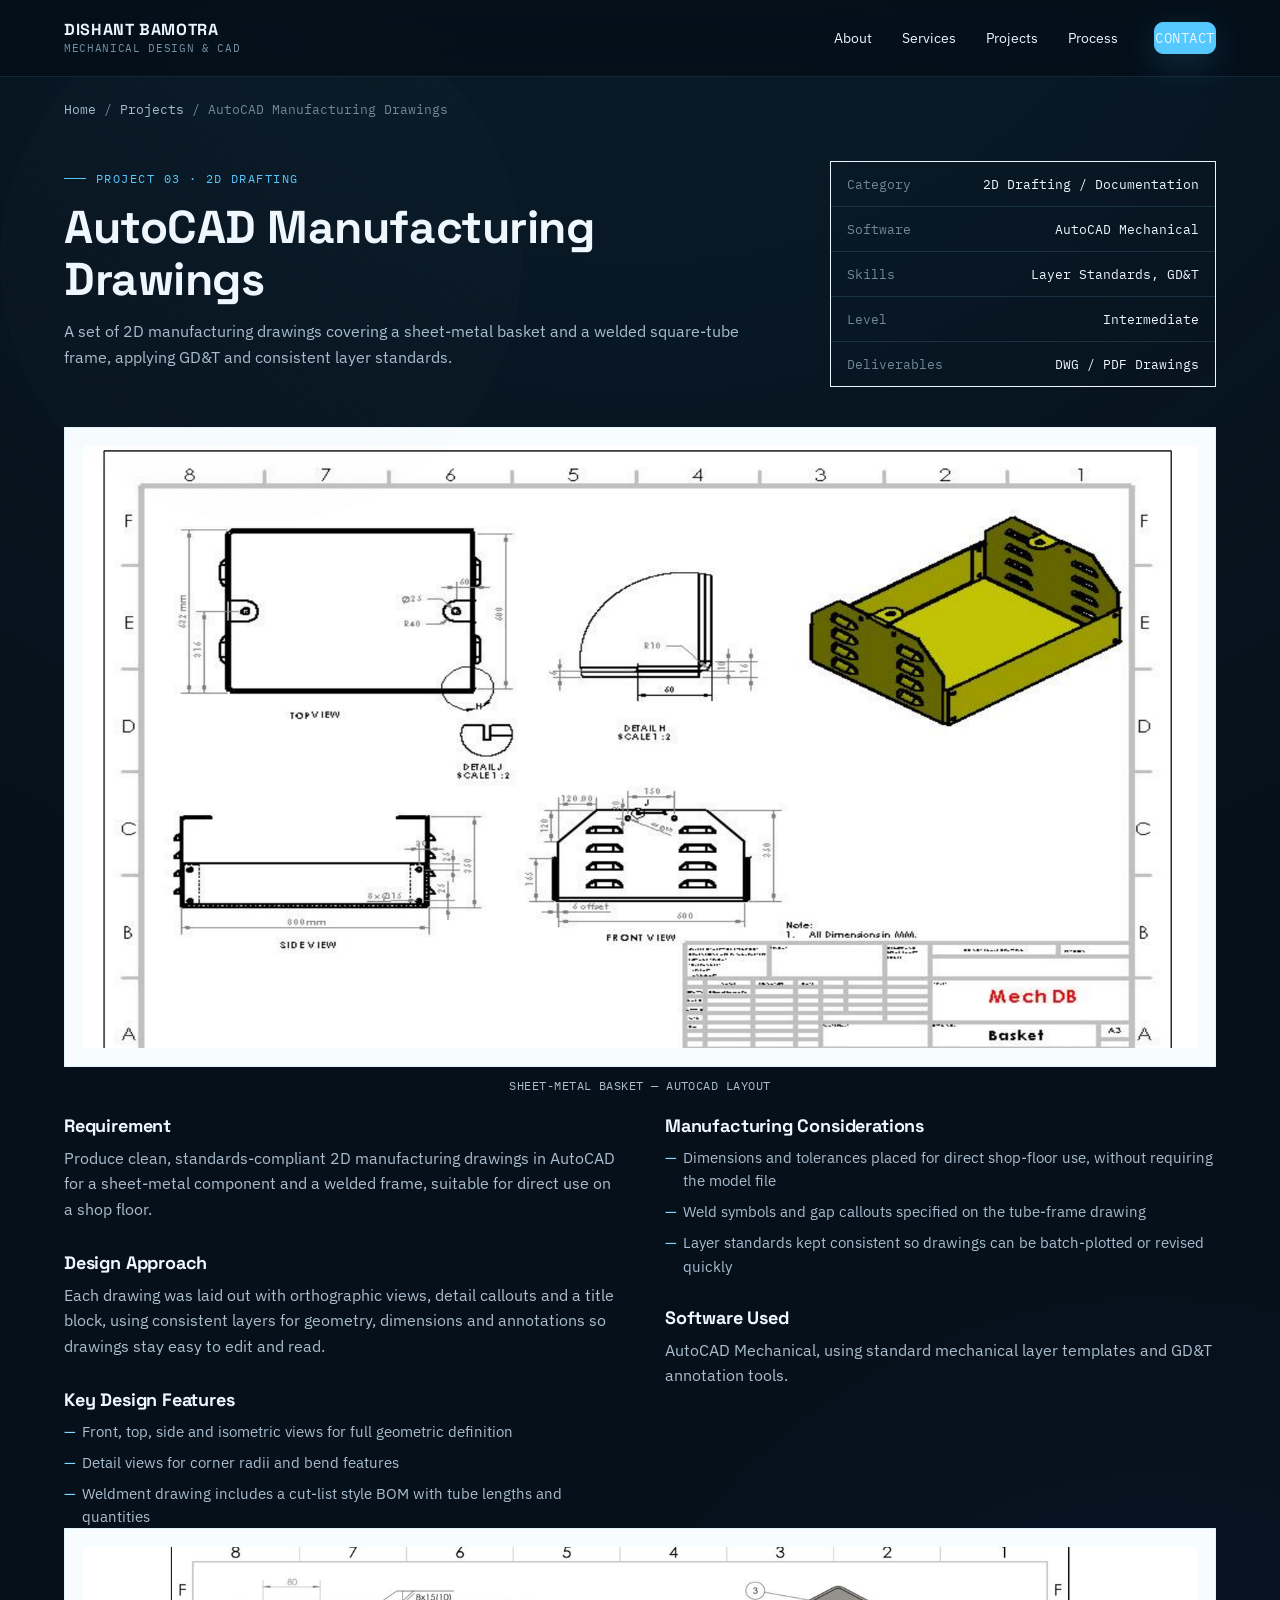
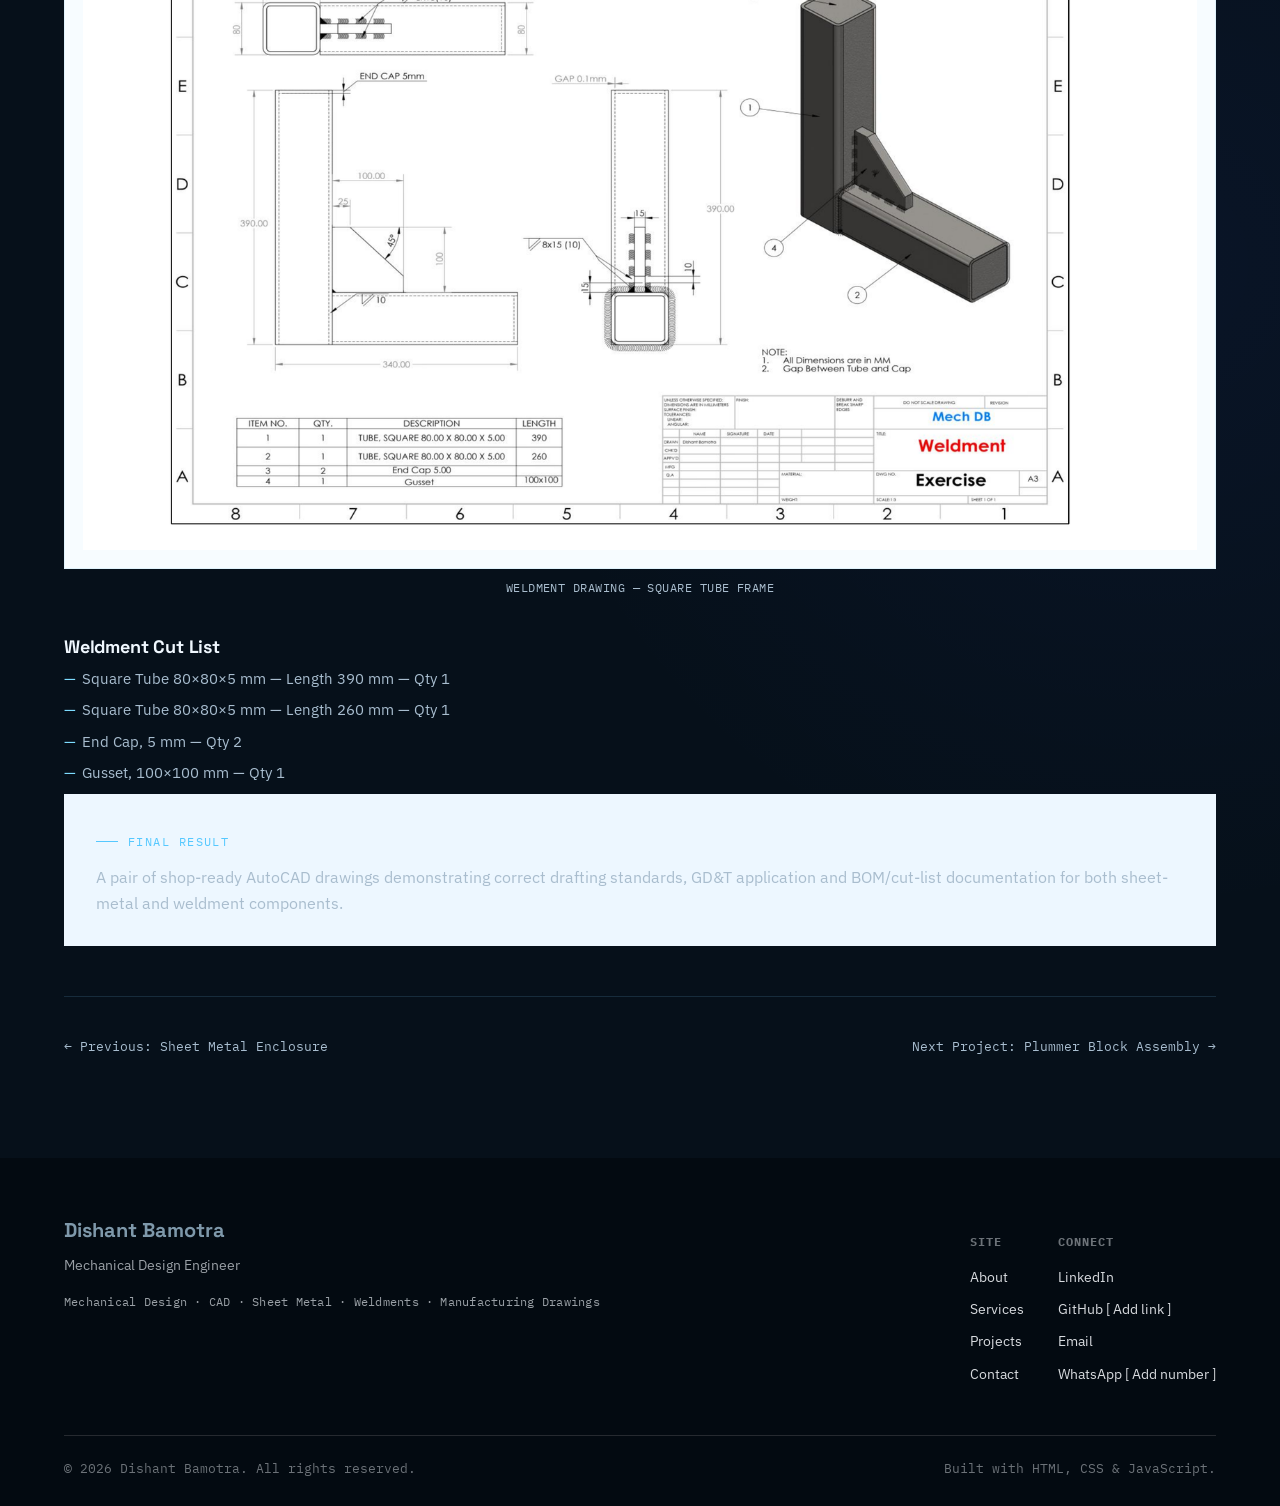
<file: autocad-manufacturing-drawings.html>
<!DOCTYPE html>
<html lang="en">
<head>
<meta charset="UTF-8">
<meta name="viewport" content="width=device-width, initial-scale=1.0">
<title>AutoCAD Manufacturing Drawings — 2D Drafting Case Study | Dishant Bamotra</title>
<meta name="description" content="Case study: AutoCAD manufacturing drawings for a sheet-metal basket and a welded tube frame, applying GD&T and layer standards.">
<meta property="og:title" content="AutoCAD Manufacturing Drawings — Case Study | Dishant Bamotra">
<meta property="og:description" content="2D manufacturing drawings applying GD&T and layer standards for sheet-metal and weldment components.">
<meta property="og:image" content="autocad-weldment-drawing.png">
<link rel="canonical" href="autocad-manufacturing-drawings.html">
<link rel="preconnect" href="https://fonts.googleapis.com">
<link href="https://fonts.googleapis.com/css2?family=Space+Grotesk:wght@500;600;700&family=IBM+Plex+Sans:wght@400;500;600&family=IBM+Plex+Mono:wght@400;500&display=swap" rel="stylesheet">
<link rel="stylesheet" href="style.css">
</head>
<body>

<nav class="site-nav">
  <div class="nav-inner">
    <a href="index.html" class="nav-brand">
      <strong>DISHANT BAMOTRA</strong>
      <span>MECHANICAL DESIGN &amp; CAD</span>
    </a>
    <ul class="nav-links" id="navLinks">
      <li><a href="index.html#about">About</a></li>
      <li><a href="index.html#services">Services</a></li>
      <li><a href="index.html#projects">Projects</a></li>
      <li><a href="index.html#process">Process</a></li>
      <li><a href="index.html#contact" class="btn btn-primary nav-cta">Contact</a></li>
    </ul>
    <button class="nav-toggle" id="navToggle" aria-label="Toggle menu" aria-expanded="false">
      <span></span><span></span><span></span>
    </button>
  </div>
</nav>

<div class="container">
  <div class="breadcrumb"><a href="index.html">Home</a> / <a href="index.html#projects">Projects</a> / AutoCAD Manufacturing Drawings</div>
</div>

<section class="pd-hero">
  <div class="container">
    <div class="pd-head">
      <div class="reveal in">
        <div class="eyebrow">Project 03 · 2D Drafting</div>
        <h1>AutoCAD Manufacturing Drawings</h1>
        <p>A set of 2D manufacturing drawings covering a sheet-metal basket and a welded square-tube frame, applying GD&amp;T and consistent layer standards.</p>
      </div>
      <div class="pd-summary-card reveal in">
        <div class="pd-summary-row"><span class="k">Category</span><span class="v">2D Drafting / Documentation</span></div>
        <div class="pd-summary-row"><span class="k">Software</span><span class="v">AutoCAD Mechanical</span></div>
        <div class="pd-summary-row"><span class="k">Skills</span><span class="v">Layer Standards, GD&amp;T</span></div>
        <div class="pd-summary-row"><span class="k">Level</span><span class="v">Intermediate</span></div>
        <div class="pd-summary-row"><span class="k">Deliverables</span><span class="v">DWG / PDF Drawings</span></div>
      </div>
    </div>

    <div class="pd-hero-image reveal in">
      <img src="autocad-basket-drawing.png" alt="AutoCAD manufacturing drawing of sheet metal basket with front, top and side views">
    </div>
    <p class="pd-caption">Sheet-Metal Basket — AutoCAD Layout</p>

    <div class="pd-body">
      <div class="pd-block reveal">
        <h3>Requirement</h3>
        <p>Produce clean, standards-compliant 2D manufacturing drawings in AutoCAD for a sheet-metal component and a welded frame, suitable for direct use on a shop floor.</p>

        <h3>Design Approach</h3>
        <p>Each drawing was laid out with orthographic views, detail callouts and a title block, using consistent layers for geometry, dimensions and annotations so drawings stay easy to edit and read.</p>

        <h3>Key Design Features</h3>
        <ul>
          <li>Front, top, side and isometric views for full geometric definition</li>
          <li>Detail views for corner radii and bend features</li>
          <li>Weldment drawing includes a cut-list style BOM with tube lengths and quantities</li>
        </ul>
      </div>

      <div class="pd-block reveal">
        <h3>Manufacturing Considerations</h3>
        <ul>
          <li>Dimensions and tolerances placed for direct shop-floor use, without requiring the model file</li>
          <li>Weld symbols and gap callouts specified on the tube-frame drawing</li>
          <li>Layer standards kept consistent so drawings can be batch-plotted or revised quickly</li>
        </ul>

        <h3>Software Used</h3>
        <p>AutoCAD Mechanical, using standard mechanical layer templates and GD&amp;T annotation tools.</p>
      </div>
    </div>

    <div class="pd-hero-image reveal">
      <img src="autocad-weldment-drawing.png" alt="AutoCAD weldment drawing of square tube frame with BOM">
    </div>
    <p class="pd-caption">Weldment Drawing — Square Tube Frame</p>

    <div class="pd-block reveal" style="margin-top:40px;">
      <h3>Weldment Cut List</h3>
      <ul>
        <li>Square Tube 80×80×5 mm — Length 390 mm — Qty 1</li>
        <li>Square Tube 80×80×5 mm — Length 260 mm — Qty 1</li>
        <li>End Cap, 5 mm — Qty 2</li>
        <li>Gusset, 100×100 mm — Qty 1</li>
      </ul>
    </div>

    <div class="pd-outcome reveal">
      <div class="eyebrow">Final Result</div>
      <p>A pair of shop-ready AutoCAD drawings demonstrating correct drafting standards, GD&amp;T application and BOM/cut-list documentation for both sheet-metal and weldment components.</p>
    </div>

    <div class="pd-nav">
      <a href="sheet-metal-electrical-enclosure.html">← Previous: Sheet Metal Enclosure</a>
      <a href="plummer-block-assembly.html">Next Project: Plummer Block Assembly →</a>
    </div>
  </div>
</section>

<footer class="site-footer">
  <div class="container">
    <div class="footer-top">
      <div class="footer-brand">
        <strong>Dishant Bamotra</strong>
        <span>Mechanical Design Engineer</span>
        <div class="footer-tags">Mechanical Design · CAD · Sheet Metal · Weldments · Manufacturing Drawings</div>
      </div>
      <div class="footer-links">
        <div class="footer-col">
          <h5>Site</h5>
          <a href="index.html#about">About</a>
          <a href="index.html#services">Services</a>
          <a href="index.html#projects">Projects</a>
          <a href="index.html#contact">Contact</a>
        </div>
        <div class="footer-col">
          <h5>Connect</h5>
          <a href="https://linkedin.com/in/dishant-bamotra-592163228" target="_blank" rel="noopener">LinkedIn</a>
          <span>GitHub [ Add link ]</span>
          <a href="mailto:dishantbamotra9@gmail.com">Email</a>
          <span>WhatsApp [ Add number ]</span>
        </div>
      </div>
    </div>
    <div class="footer-bottom">
      <span>© <span id="year"></span> Dishant Bamotra. All rights reserved.</span>
      <span>Built with HTML, CSS &amp; JavaScript.</span>
    </div>
  </div>
</footer>

<script src="main.js"></script>
</body>
</html>
</file>
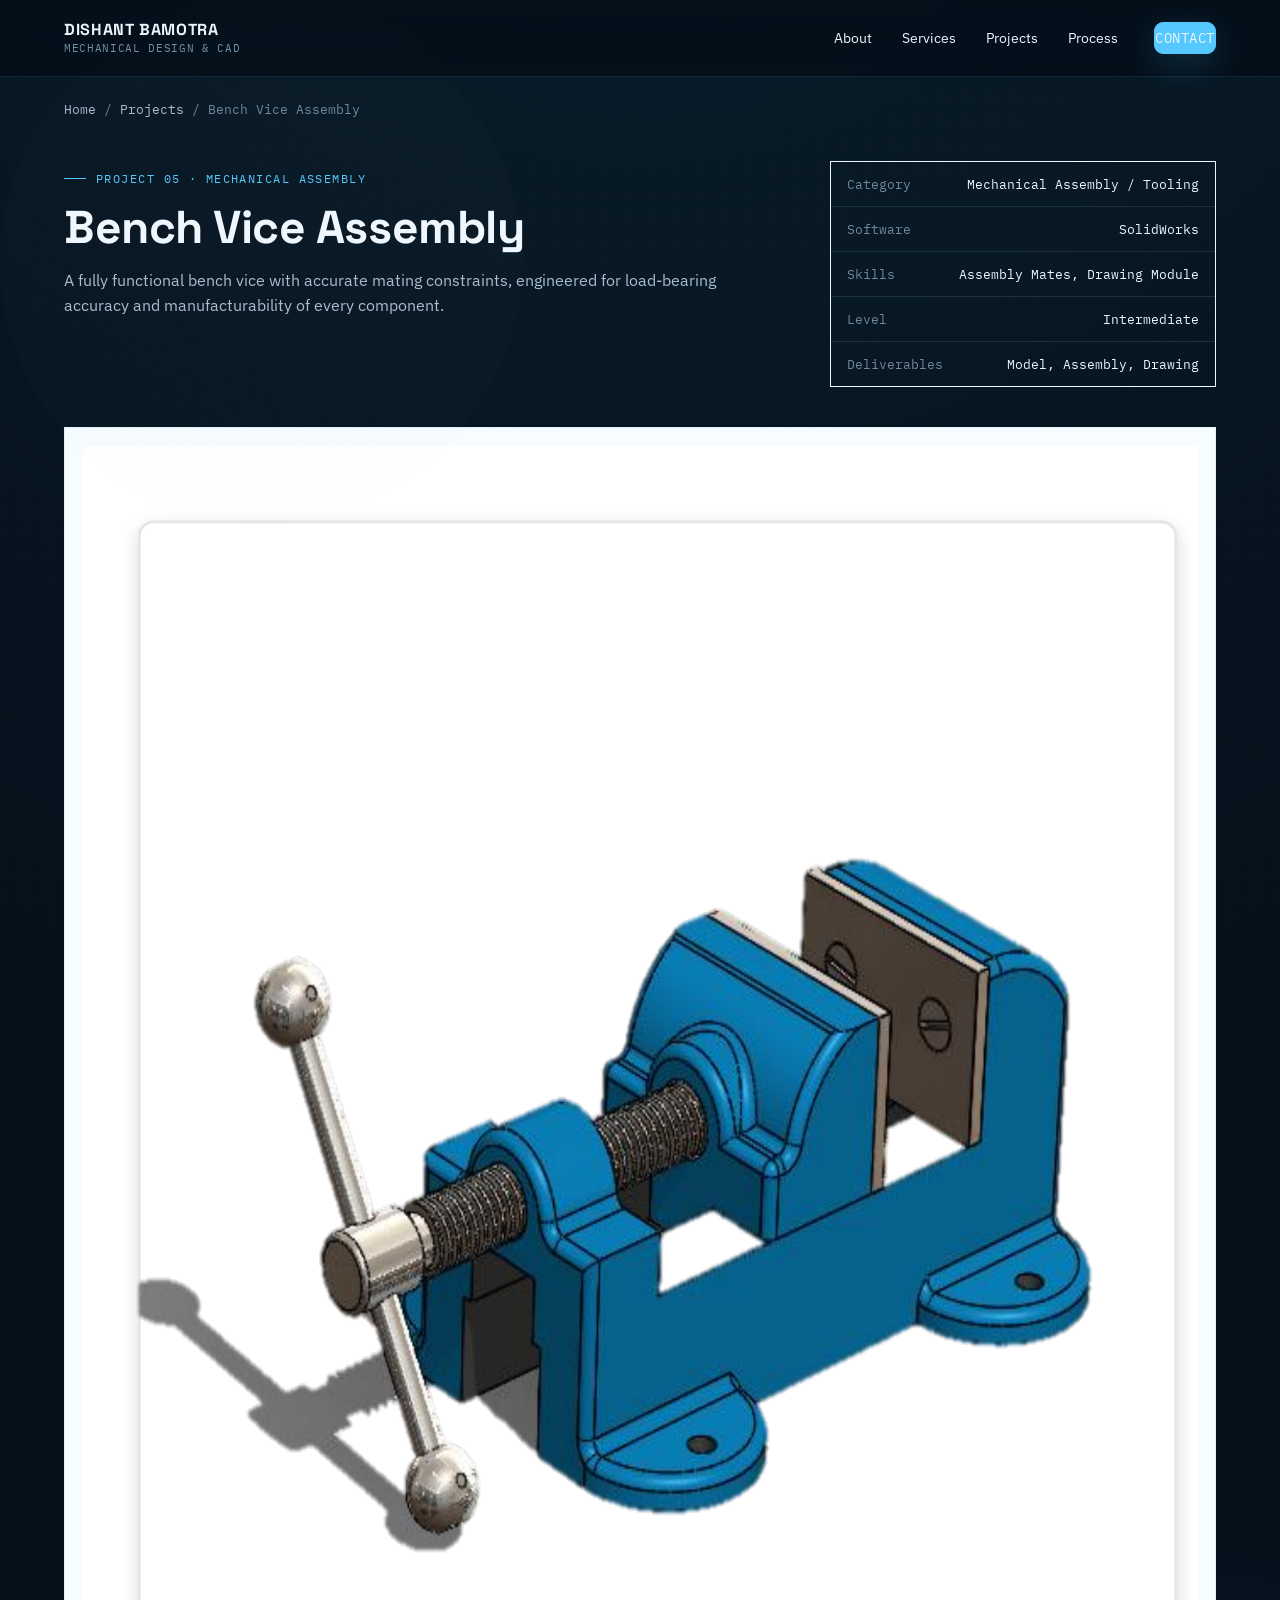
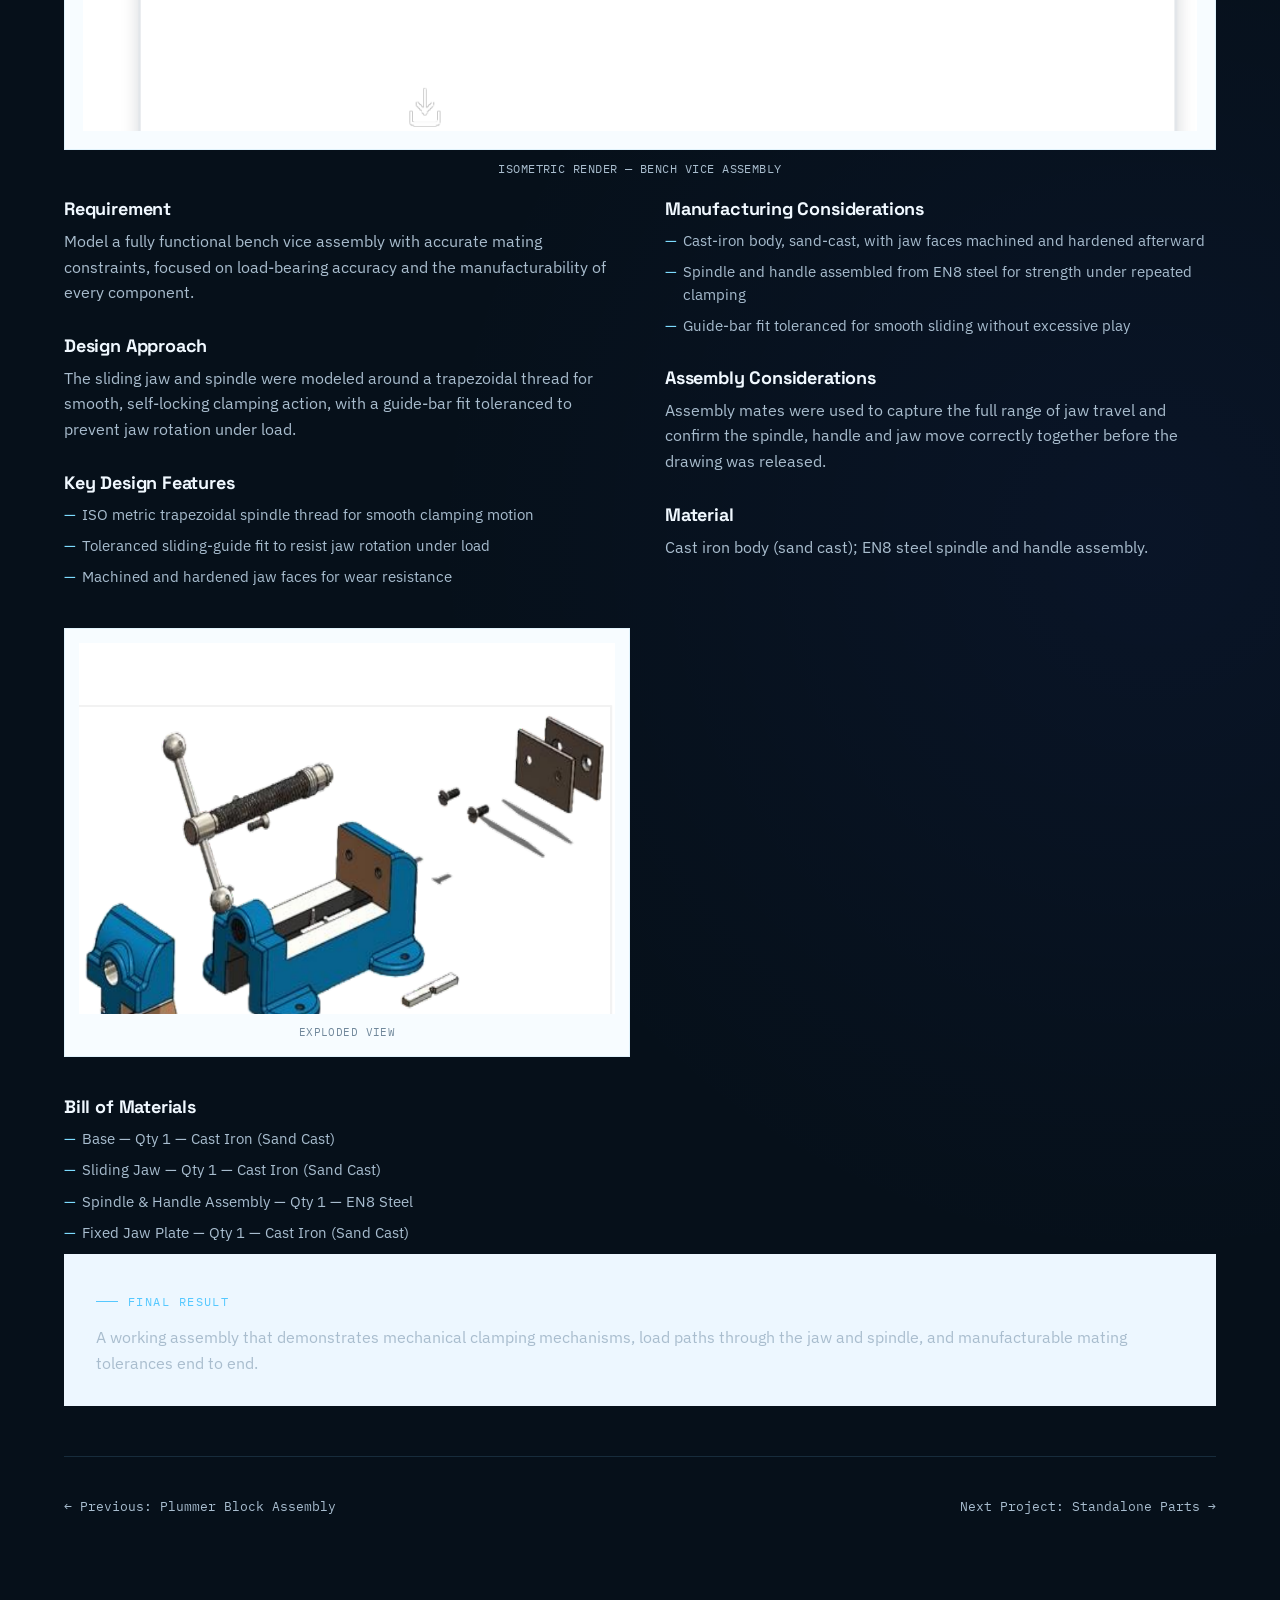
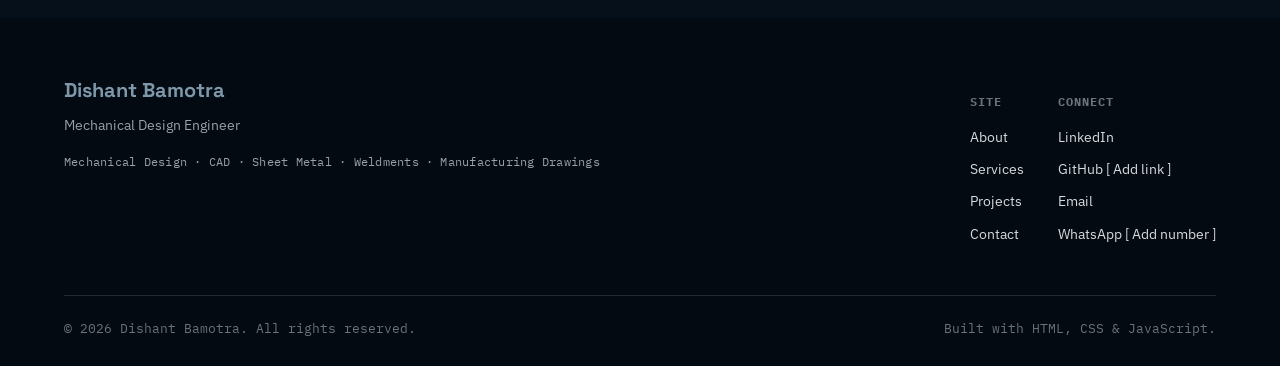
<file: bench-vice-assembly.html>
<!DOCTYPE html>
<html lang="en">
<head>
<meta charset="UTF-8">
<meta name="viewport" content="width=device-width, initial-scale=1.0">
<title>Bench Vice Assembly — SolidWorks Assembly Design Case Study | Dishant Bamotra</title>
<meta name="description" content="Case study: a fully functional bench vice assembly designed in SolidWorks with accurate mating constraints and a toleranced spindle fit.">
<meta property="og:title" content="Bench Vice Assembly — Case Study | Dishant Bamotra">
<meta property="og:description" content="Fully functional bench vice with accurate mating constraints and toleranced spindle fit.">
<meta property="og:image" content="bench-vice-hero.png">
<link rel="canonical" href="bench-vice-assembly.html">
<link rel="preconnect" href="https://fonts.googleapis.com">
<link href="https://fonts.googleapis.com/css2?family=Space+Grotesk:wght@500;600;700&family=IBM+Plex+Sans:wght@400;500;600&family=IBM+Plex+Mono:wght@400;500&display=swap" rel="stylesheet">
<link rel="stylesheet" href="style.css">
</head>
<body>

<nav class="site-nav">
  <div class="nav-inner">
    <a href="index.html" class="nav-brand">
      <strong>DISHANT BAMOTRA</strong>
      <span>MECHANICAL DESIGN &amp; CAD</span>
    </a>
    <ul class="nav-links" id="navLinks">
      <li><a href="index.html#about">About</a></li>
      <li><a href="index.html#services">Services</a></li>
      <li><a href="index.html#projects">Projects</a></li>
      <li><a href="index.html#process">Process</a></li>
      <li><a href="index.html#contact" class="btn btn-primary nav-cta">Contact</a></li>
    </ul>
    <button class="nav-toggle" id="navToggle" aria-label="Toggle menu" aria-expanded="false">
      <span></span><span></span><span></span>
    </button>
  </div>
</nav>

<div class="container">
  <div class="breadcrumb"><a href="index.html">Home</a> / <a href="index.html#projects">Projects</a> / Bench Vice Assembly</div>
</div>

<section class="pd-hero">
  <div class="container">
    <div class="pd-head">
      <div class="reveal in">
        <div class="eyebrow">Project 05 · Mechanical Assembly</div>
        <h1>Bench Vice Assembly</h1>
        <p>A fully functional bench vice with accurate mating constraints, engineered for load-bearing accuracy and manufacturability of every component.</p>
      </div>
      <div class="pd-summary-card reveal in">
        <div class="pd-summary-row"><span class="k">Category</span><span class="v">Mechanical Assembly / Tooling</span></div>
        <div class="pd-summary-row"><span class="k">Software</span><span class="v">SolidWorks</span></div>
        <div class="pd-summary-row"><span class="k">Skills</span><span class="v">Assembly Mates, Drawing Module</span></div>
        <div class="pd-summary-row"><span class="k">Level</span><span class="v">Intermediate</span></div>
        <div class="pd-summary-row"><span class="k">Deliverables</span><span class="v">Model, Assembly, Drawing</span></div>
      </div>
    </div>

    <div class="pd-hero-image reveal in">
      <img src="bench-vice-hero.png" alt="Bench vice assembly isometric render in SolidWorks">
    </div>
    <p class="pd-caption">Isometric Render — Bench Vice Assembly</p>

    <div class="pd-body">
      <div class="pd-block reveal">
        <h3>Requirement</h3>
        <p>Model a fully functional bench vice assembly with accurate mating constraints, focused on load-bearing accuracy and the manufacturability of every component.</p>

        <h3>Design Approach</h3>
        <p>The sliding jaw and spindle were modeled around a trapezoidal thread for smooth, self-locking clamping action, with a guide-bar fit toleranced to prevent jaw rotation under load.</p>

        <h3>Key Design Features</h3>
        <ul>
          <li>ISO metric trapezoidal spindle thread for smooth clamping motion</li>
          <li>Toleranced sliding-guide fit to resist jaw rotation under load</li>
          <li>Machined and hardened jaw faces for wear resistance</li>
        </ul>
      </div>

      <div class="pd-block reveal">
        <h3>Manufacturing Considerations</h3>
        <ul>
          <li>Cast-iron body, sand-cast, with jaw faces machined and hardened afterward</li>
          <li>Spindle and handle assembled from EN8 steel for strength under repeated clamping</li>
          <li>Guide-bar fit toleranced for smooth sliding without excessive play</li>
        </ul>

        <h3>Assembly Considerations</h3>
        <p>Assembly mates were used to capture the full range of jaw travel and confirm the spindle, handle and jaw move correctly together before the drawing was released.</p>

        <h3>Material</h3>
        <p>Cast iron body (sand cast); EN8 steel spindle and handle assembly.</p>
      </div>
    </div>

    <div class="pd-gallery reveal">
      <figure>
        <img src="bench-vice-exploded.png" alt="Exploded view of bench vice assembly">
        <figcaption>Exploded View</figcaption>
      </figure>
    </div>

    <div class="pd-block reveal" style="margin-top:10px;">
      <h3>Bill of Materials</h3>
      <ul>
        <li>Base — Qty 1 — Cast Iron (Sand Cast)</li>
        <li>Sliding Jaw — Qty 1 — Cast Iron (Sand Cast)</li>
        <li>Spindle &amp; Handle Assembly — Qty 1 — EN8 Steel</li>
        <li>Fixed Jaw Plate — Qty 1 — Cast Iron (Sand Cast)</li>
      </ul>
    </div>

    <div class="pd-outcome reveal">
      <div class="eyebrow">Final Result</div>
      <p>A working assembly that demonstrates mechanical clamping mechanisms, load paths through the jaw and spindle, and manufacturable mating tolerances end to end.</p>
    </div>

    <div class="pd-nav">
      <a href="plummer-block-assembly.html">← Previous: Plummer Block Assembly</a>
      <a href="standalone-mechanical-parts.html">Next Project: Standalone Parts →</a>
    </div>
  </div>
</section>

<footer class="site-footer">
  <div class="container">
    <div class="footer-top">
      <div class="footer-brand">
        <strong>Dishant Bamotra</strong>
        <span>Mechanical Design Engineer</span>
        <div class="footer-tags">Mechanical Design · CAD · Sheet Metal · Weldments · Manufacturing Drawings</div>
      </div>
      <div class="footer-links">
        <div class="footer-col">
          <h5>Site</h5>
          <a href="index.html#about">About</a>
          <a href="index.html#services">Services</a>
          <a href="index.html#projects">Projects</a>
          <a href="index.html#contact">Contact</a>
        </div>
        <div class="footer-col">
          <h5>Connect</h5>
          <a href="https://linkedin.com/in/dishant-bamotra-592163228" target="_blank" rel="noopener">LinkedIn</a>
          <span>GitHub [ Add link ]</span>
          <a href="mailto:dishantbamotra9@gmail.com">Email</a>
          <span>WhatsApp [ Add number ]</span>
        </div>
      </div>
    </div>
    <div class="footer-bottom">
      <span>© <span id="year"></span> Dishant Bamotra. All rights reserved.</span>
      <span>Built with HTML, CSS &amp; JavaScript.</span>
    </div>
  </div>
</footer>

<script src="main.js"></script>
</body>
</html>
</file>
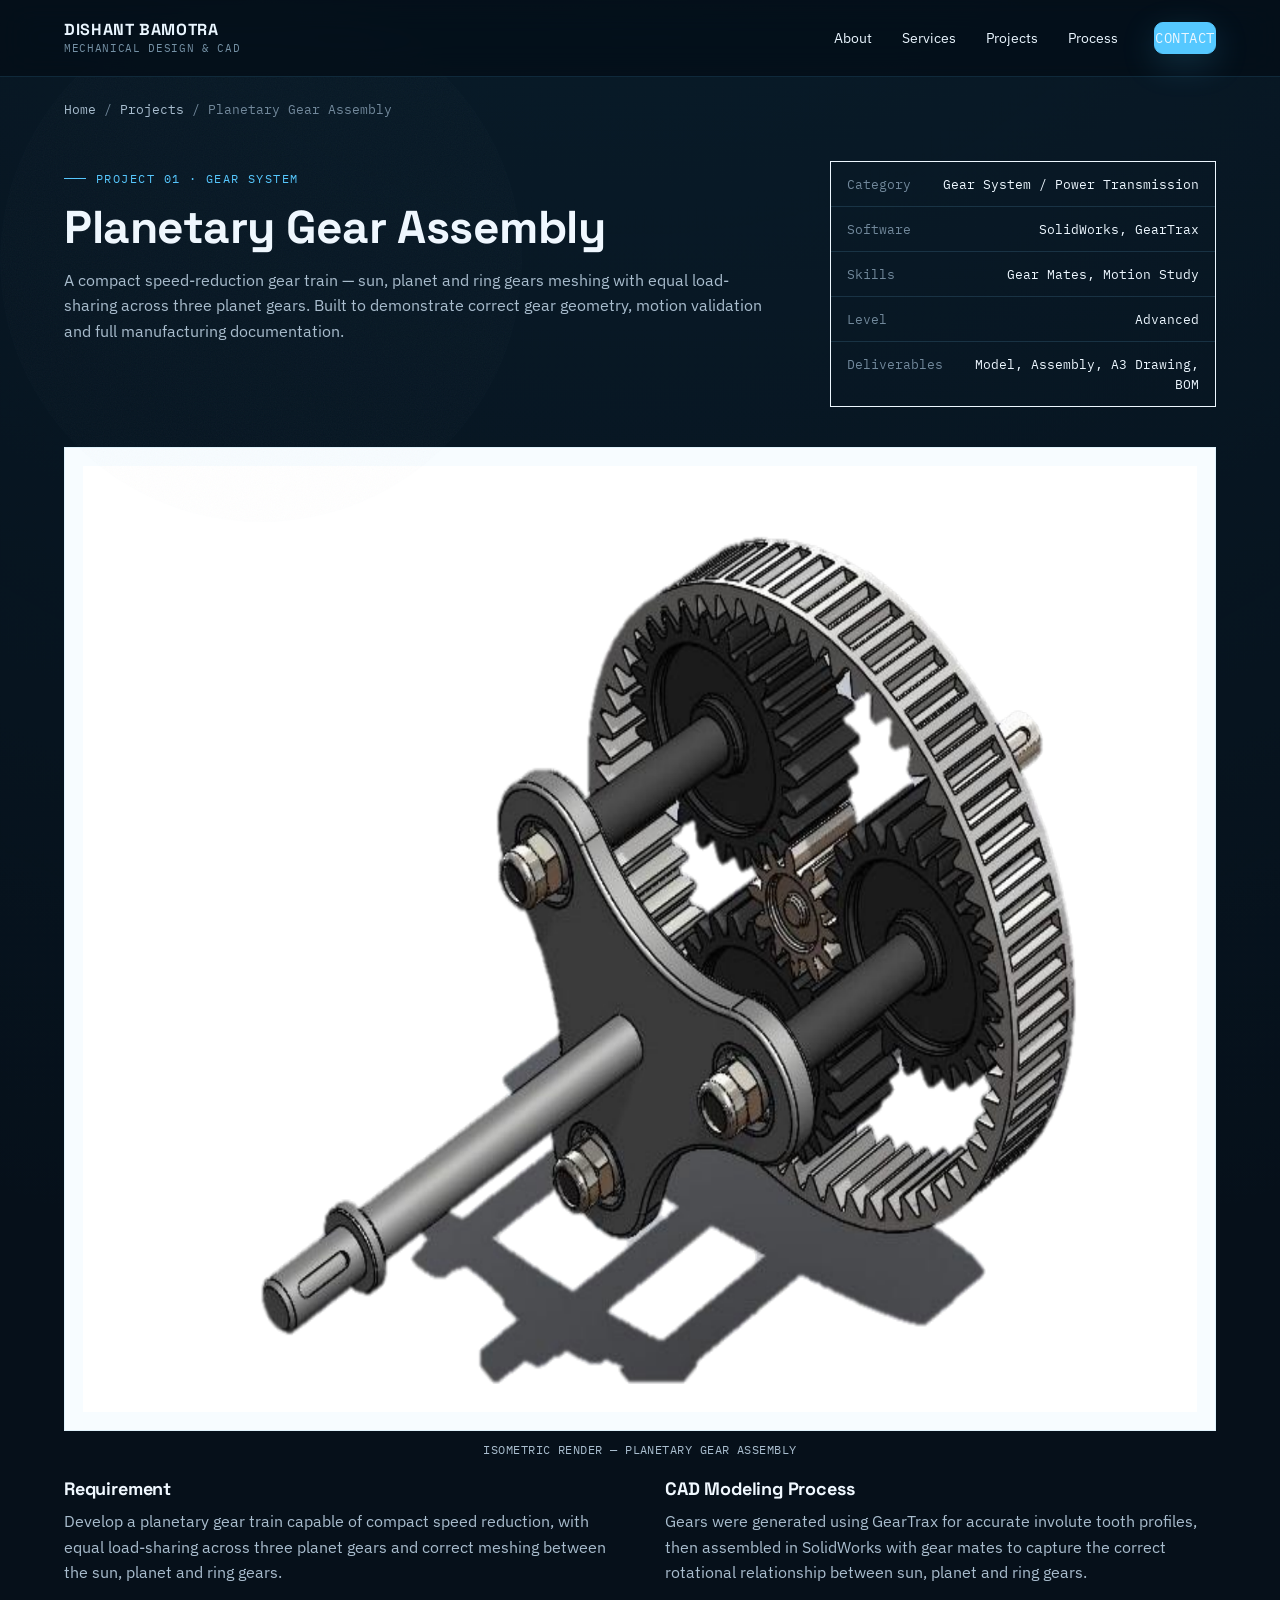
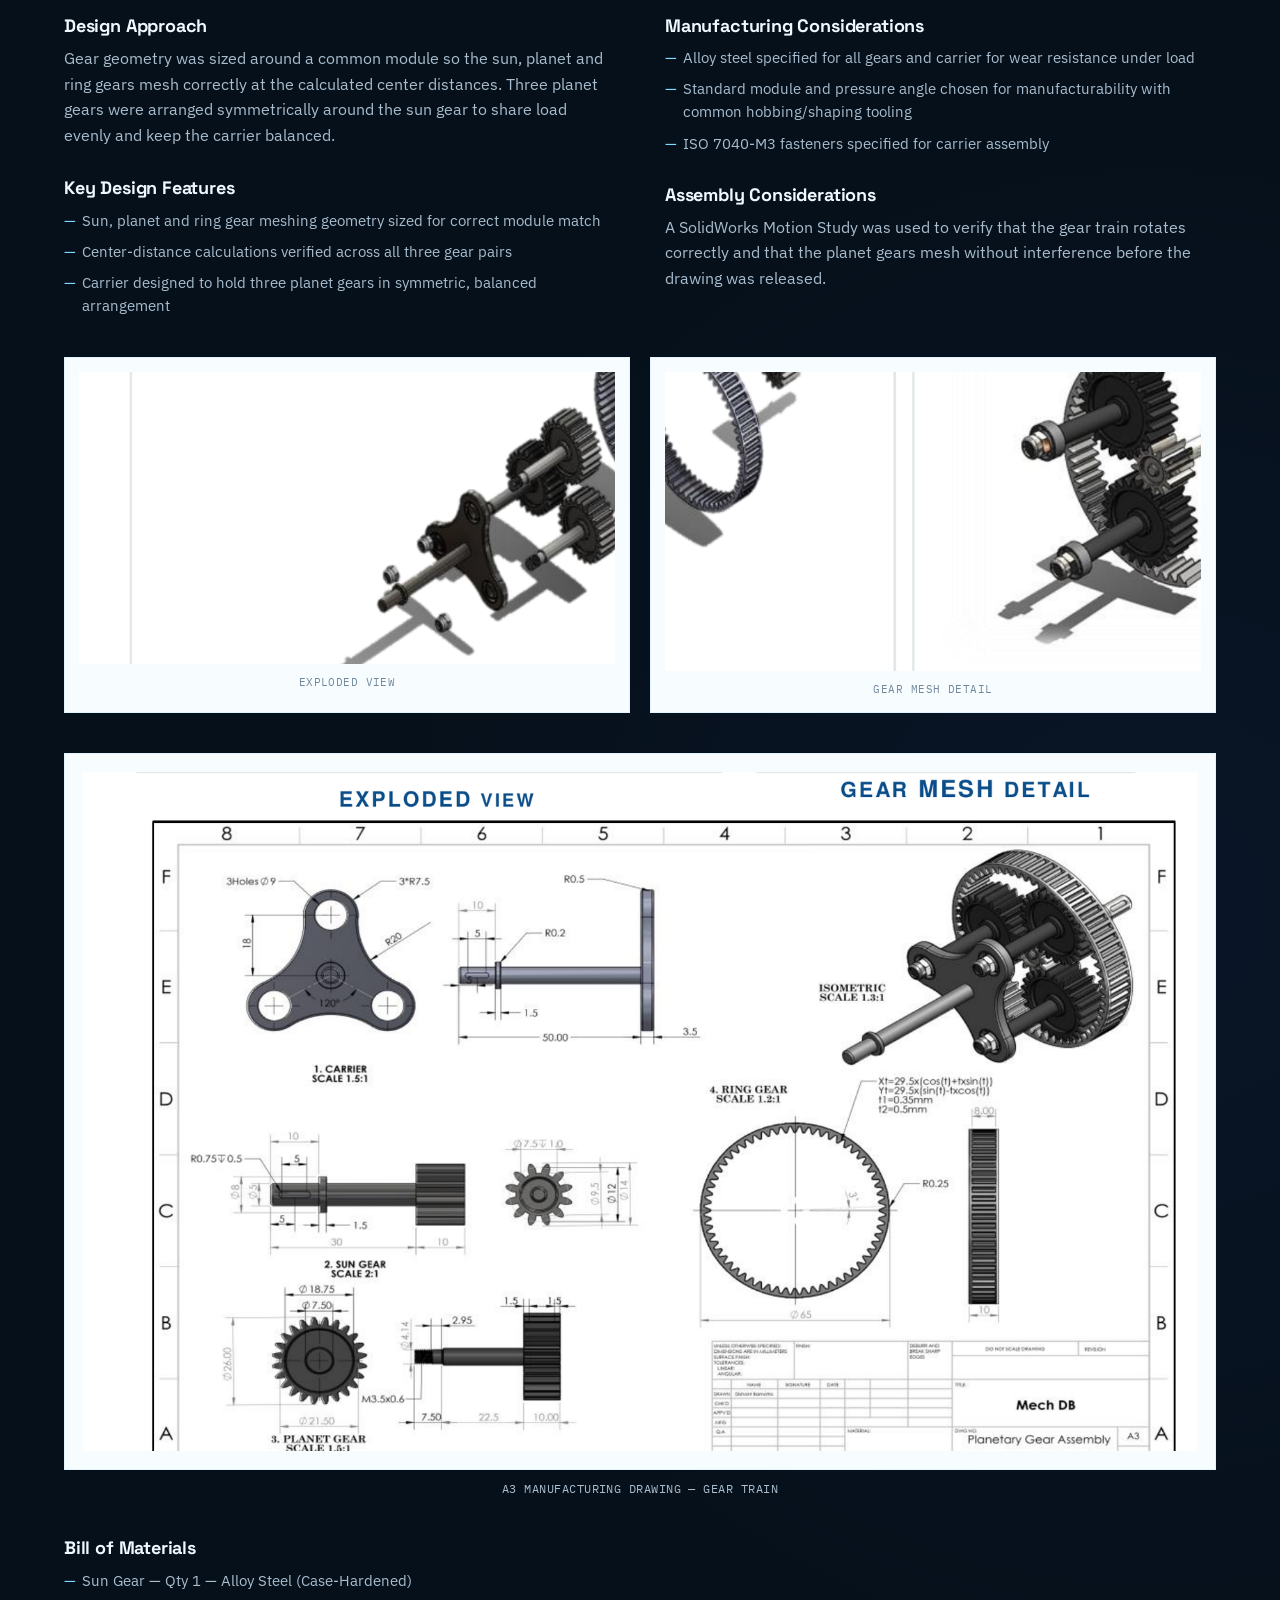
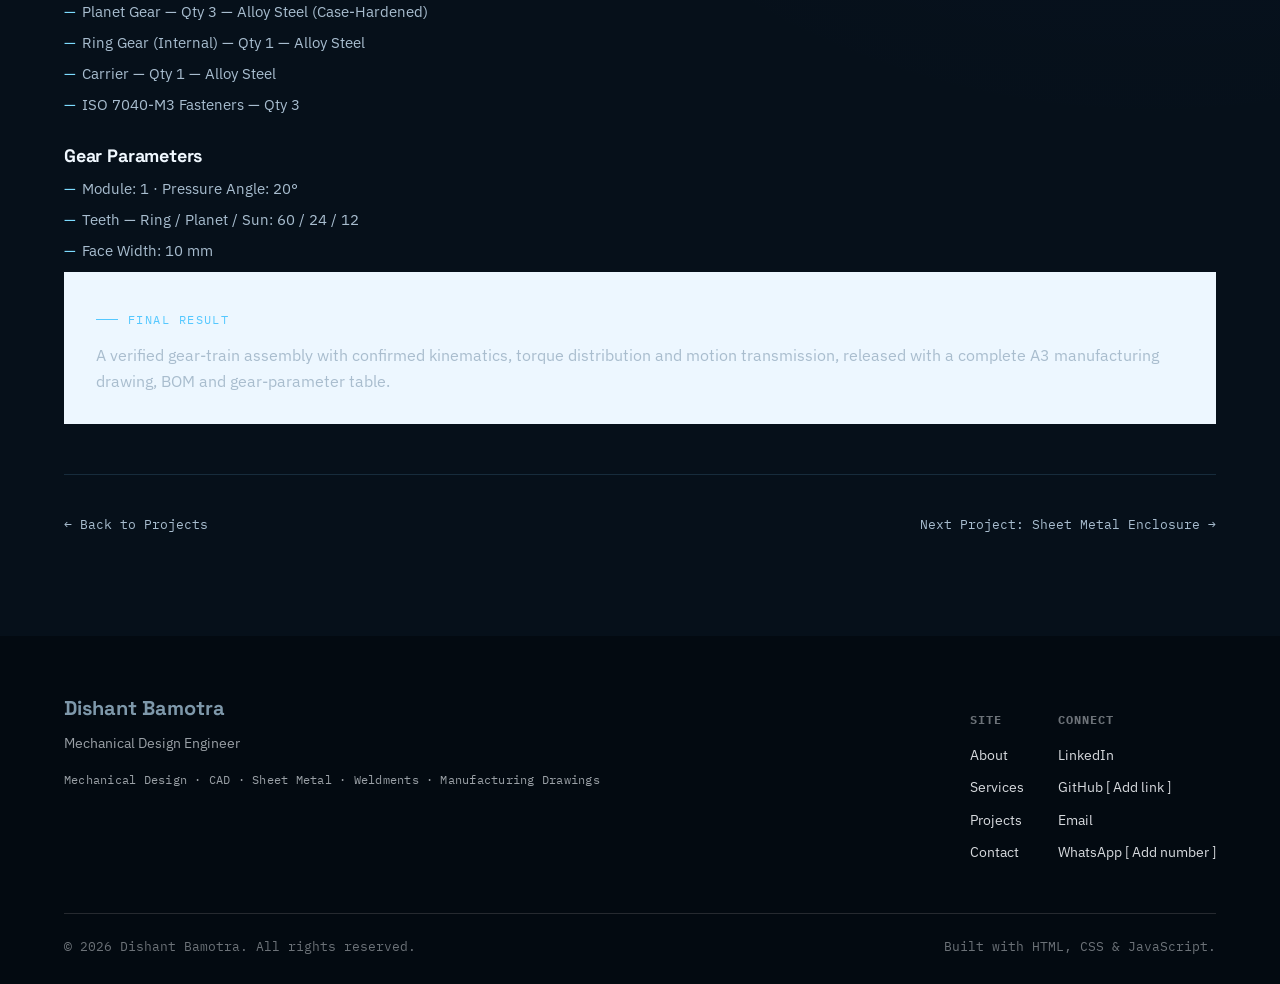
<file: planetary-gear-assembly.html>
<!DOCTYPE html>
<html lang="en">
<head>
<meta charset="UTF-8">
<meta name="viewport" content="width=device-width, initial-scale=1.0">
<title>Planetary Gear Assembly — SolidWorks Gear Train Case Study | Dishant Bamotra</title>
<meta name="description" content="Case study: a planetary gear train designed in SolidWorks with GearTrax — sun, planet and ring gear meshing, motion study validation, and a full manufacturing drawing set.">
<meta property="og:title" content="Planetary Gear Assembly — Case Study | Dishant Bamotra">
<meta property="og:description" content="Compact speed-reduction gear train engineered in SolidWorks with GearTrax and Motion Study.">
<meta property="og:image" content="planetary-gear-hero.png">
<link rel="canonical" href="planetary-gear-assembly.html">
<link rel="preconnect" href="https://fonts.googleapis.com">
<link href="https://fonts.googleapis.com/css2?family=Space+Grotesk:wght@500;600;700&family=IBM+Plex+Sans:wght@400;500;600&family=IBM+Plex+Mono:wght@400;500&display=swap" rel="stylesheet">
<link rel="stylesheet" href="style.css">
</head>
<body>

<nav class="site-nav">
  <div class="nav-inner">
    <a href="index.html" class="nav-brand">
      <strong>DISHANT BAMOTRA</strong>
      <span>MECHANICAL DESIGN &amp; CAD</span>
    </a>
    <ul class="nav-links" id="navLinks">
      <li><a href="index.html#about">About</a></li>
      <li><a href="index.html#services">Services</a></li>
      <li><a href="index.html#projects">Projects</a></li>
      <li><a href="index.html#process">Process</a></li>
      <li><a href="index.html#contact" class="btn btn-primary nav-cta">Contact</a></li>
    </ul>
    <button class="nav-toggle" id="navToggle" aria-label="Toggle menu" aria-expanded="false">
      <span></span><span></span><span></span>
    </button>
  </div>
</nav>

<div class="container">
  <div class="breadcrumb"><a href="index.html">Home</a> / <a href="index.html#projects">Projects</a> / Planetary Gear Assembly</div>
</div>

<section class="pd-hero">
  <div class="container">
    <div class="pd-head">
      <div class="reveal in">
        <div class="eyebrow">Project 01 · Gear System</div>
        <h1>Planetary Gear Assembly</h1>
        <p>A compact speed-reduction gear train — sun, planet and ring gears meshing with equal load-sharing across three planet gears. Built to demonstrate correct gear geometry, motion validation and full manufacturing documentation.</p>
      </div>
      <div class="pd-summary-card reveal in">
        <div class="pd-summary-row"><span class="k">Category</span><span class="v">Gear System / Power Transmission</span></div>
        <div class="pd-summary-row"><span class="k">Software</span><span class="v">SolidWorks, GearTrax</span></div>
        <div class="pd-summary-row"><span class="k">Skills</span><span class="v">Gear Mates, Motion Study</span></div>
        <div class="pd-summary-row"><span class="k">Level</span><span class="v">Advanced</span></div>
        <div class="pd-summary-row"><span class="k">Deliverables</span><span class="v">Model, Assembly, A3 Drawing, BOM</span></div>
      </div>
    </div>

    <div class="pd-hero-image reveal in">
      <img src="planetary-gear-hero.png" alt="Planetary gear assembly isometric render in SolidWorks">
    </div>
    <p class="pd-caption">Isometric Render — Planetary Gear Assembly</p>

    <div class="pd-body">
      <div class="pd-block reveal">
        <h3>Requirement</h3>
        <p>Develop a planetary gear train capable of compact speed reduction, with equal load-sharing across three planet gears and correct meshing between the sun, planet and ring gears.</p>

        <h3>Design Approach</h3>
        <p>Gear geometry was sized around a common module so the sun, planet and ring gears mesh correctly at the calculated center distances. Three planet gears were arranged symmetrically around the sun gear to share load evenly and keep the carrier balanced.</p>

        <h3>Key Design Features</h3>
        <ul>
          <li>Sun, planet and ring gear meshing geometry sized for correct module match</li>
          <li>Center-distance calculations verified across all three gear pairs</li>
          <li>Carrier designed to hold three planet gears in symmetric, balanced arrangement</li>
        </ul>
      </div>

      <div class="pd-block reveal">
        <h3>CAD Modeling Process</h3>
        <p>Gears were generated using GearTrax for accurate involute tooth profiles, then assembled in SolidWorks with gear mates to capture the correct rotational relationship between sun, planet and ring gears.</p>

        <h3>Manufacturing Considerations</h3>
        <ul>
          <li>Alloy steel specified for all gears and carrier for wear resistance under load</li>
          <li>Standard module and pressure angle chosen for manufacturability with common hobbing/shaping tooling</li>
          <li>ISO 7040-M3 fasteners specified for carrier assembly</li>
        </ul>

        <h3>Assembly Considerations</h3>
        <p>A SolidWorks Motion Study was used to verify that the gear train rotates correctly and that the planet gears mesh without interference before the drawing was released.</p>
      </div>
    </div>

    <div class="pd-gallery reveal">
      <figure>
        <img src="planetary-gear-exploded.png" alt="Exploded view of planetary gear assembly">
        <figcaption>Exploded View</figcaption>
      </figure>
      <figure>
        <img src="planetary-gear-mesh-detail.png" alt="Gear mesh detail render of sun, planet and ring gears">
        <figcaption>Gear Mesh Detail</figcaption>
      </figure>
    </div>

    <div class="pd-hero-image reveal">
      <img src="planetary-gear-drawing.png" alt="A3 manufacturing drawing of planetary gear train with dimensions and BOM">
    </div>
    <p class="pd-caption">A3 Manufacturing Drawing — Gear Train</p>

    <div class="pd-block reveal" style="margin-top:40px;">
      <h3>Bill of Materials</h3>
      <ul>
        <li>Sun Gear — Qty 1 — Alloy Steel (Case-Hardened)</li>
        <li>Planet Gear — Qty 3 — Alloy Steel (Case-Hardened)</li>
        <li>Ring Gear (Internal) — Qty 1 — Alloy Steel</li>
        <li>Carrier — Qty 1 — Alloy Steel</li>
        <li>ISO 7040-M3 Fasteners — Qty 3</li>
      </ul>
      <h3>Gear Parameters</h3>
      <ul>
        <li>Module: 1 · Pressure Angle: 20°</li>
        <li>Teeth — Ring / Planet / Sun: 60 / 24 / 12</li>
        <li>Face Width: 10 mm</li>
      </ul>
    </div>

    <div class="pd-outcome reveal">
      <div class="eyebrow">Final Result</div>
      <p>A verified gear-train assembly with confirmed kinematics, torque distribution and motion transmission, released with a complete A3 manufacturing drawing, BOM and gear-parameter table.</p>
    </div>

    <div class="pd-nav">
      <a href="index.html#projects">← Back to Projects</a>
      <a href="sheet-metal-electrical-enclosure.html">Next Project: Sheet Metal Enclosure →</a>
    </div>
  </div>
</section>

<footer class="site-footer">
  <div class="container">
    <div class="footer-top">
      <div class="footer-brand">
        <strong>Dishant Bamotra</strong>
        <span>Mechanical Design Engineer</span>
        <div class="footer-tags">Mechanical Design · CAD · Sheet Metal · Weldments · Manufacturing Drawings</div>
      </div>
      <div class="footer-links">
        <div class="footer-col">
          <h5>Site</h5>
          <a href="index.html#about">About</a>
          <a href="index.html#services">Services</a>
          <a href="index.html#projects">Projects</a>
          <a href="index.html#contact">Contact</a>
        </div>
        <div class="footer-col">
          <h5>Connect</h5>
          <a href="https://linkedin.com/in/dishant-bamotra-592163228" target="_blank" rel="noopener">LinkedIn</a>
          <span>GitHub [ Add link ]</span>
          <a href="mailto:dishantbamotra9@gmail.com">Email</a>
          <span>WhatsApp [ Add number ]</span>
        </div>
      </div>
    </div>
    <div class="footer-bottom">
      <span>© <span id="year"></span> Dishant Bamotra. All rights reserved.</span>
      <span>Built with HTML, CSS &amp; JavaScript.</span>
    </div>
  </div>
</footer>

<script src="main.js"></script>
</body>
</html>
</file>
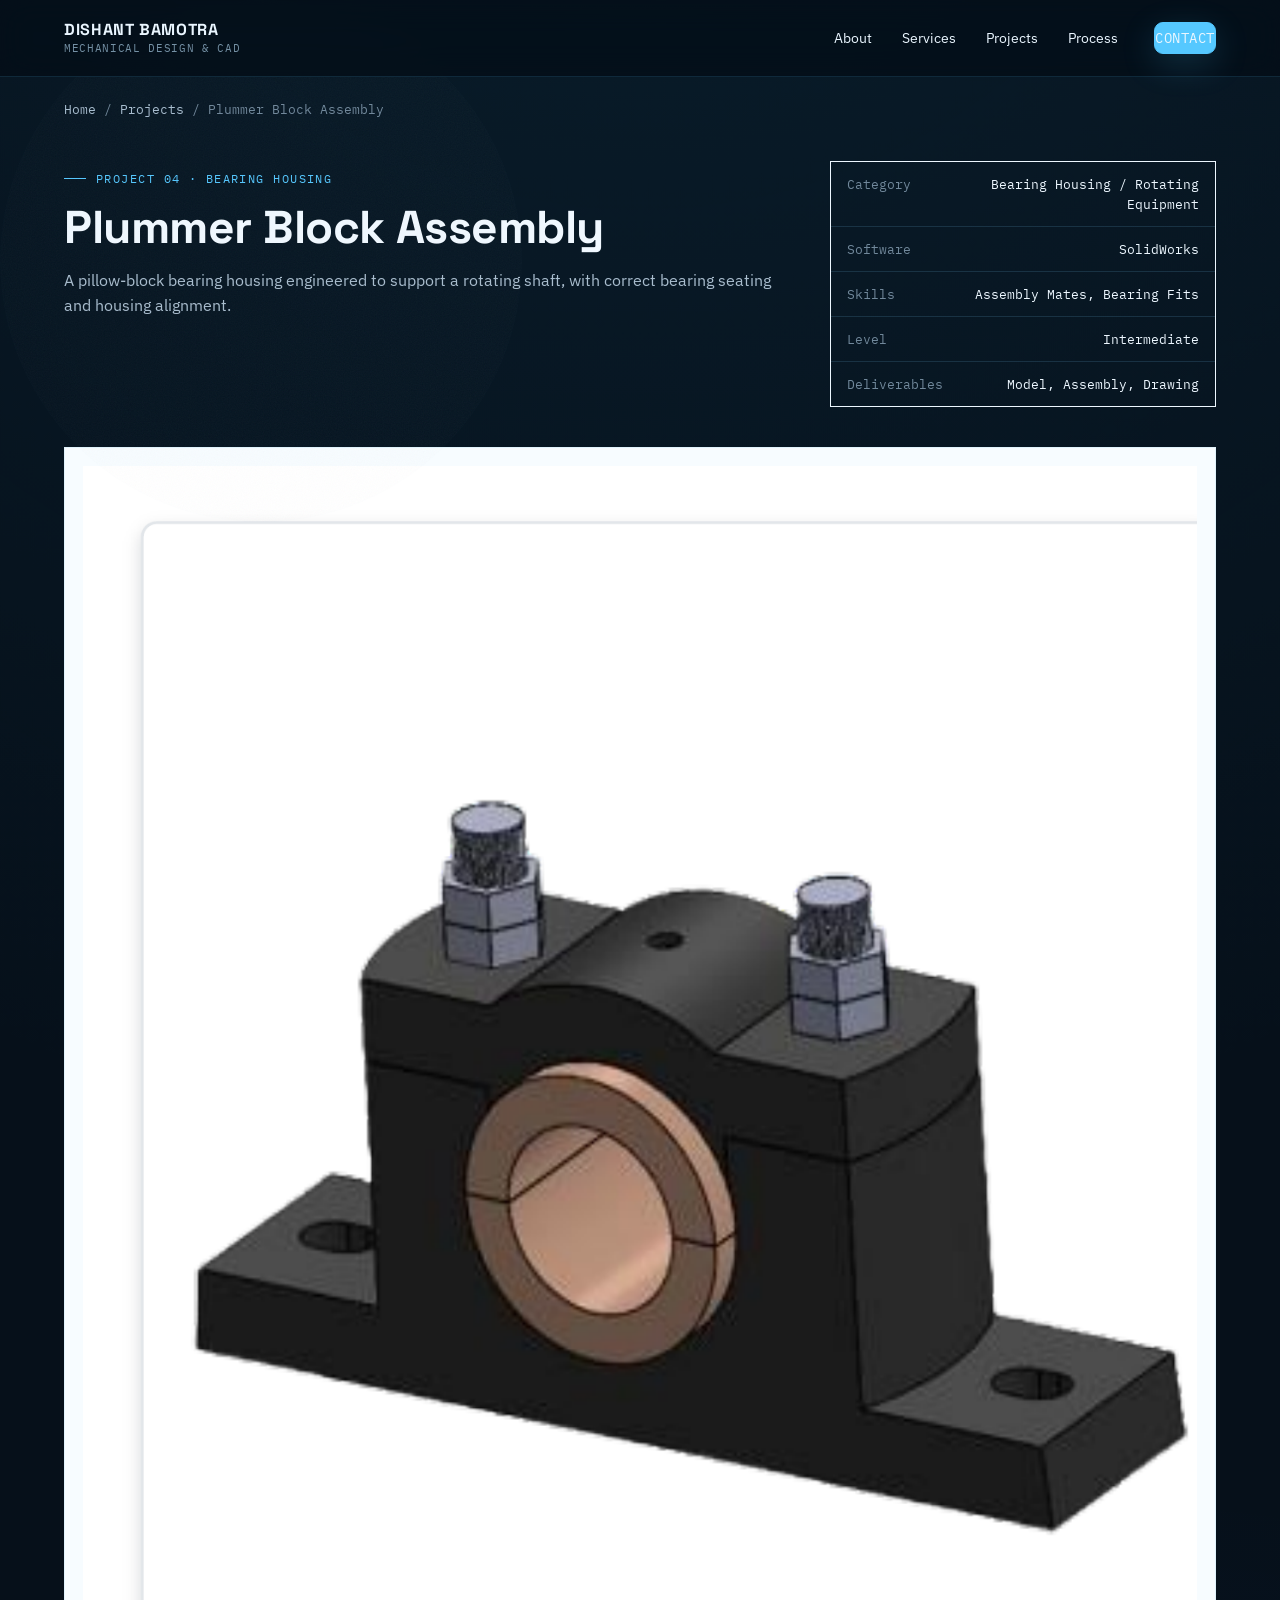
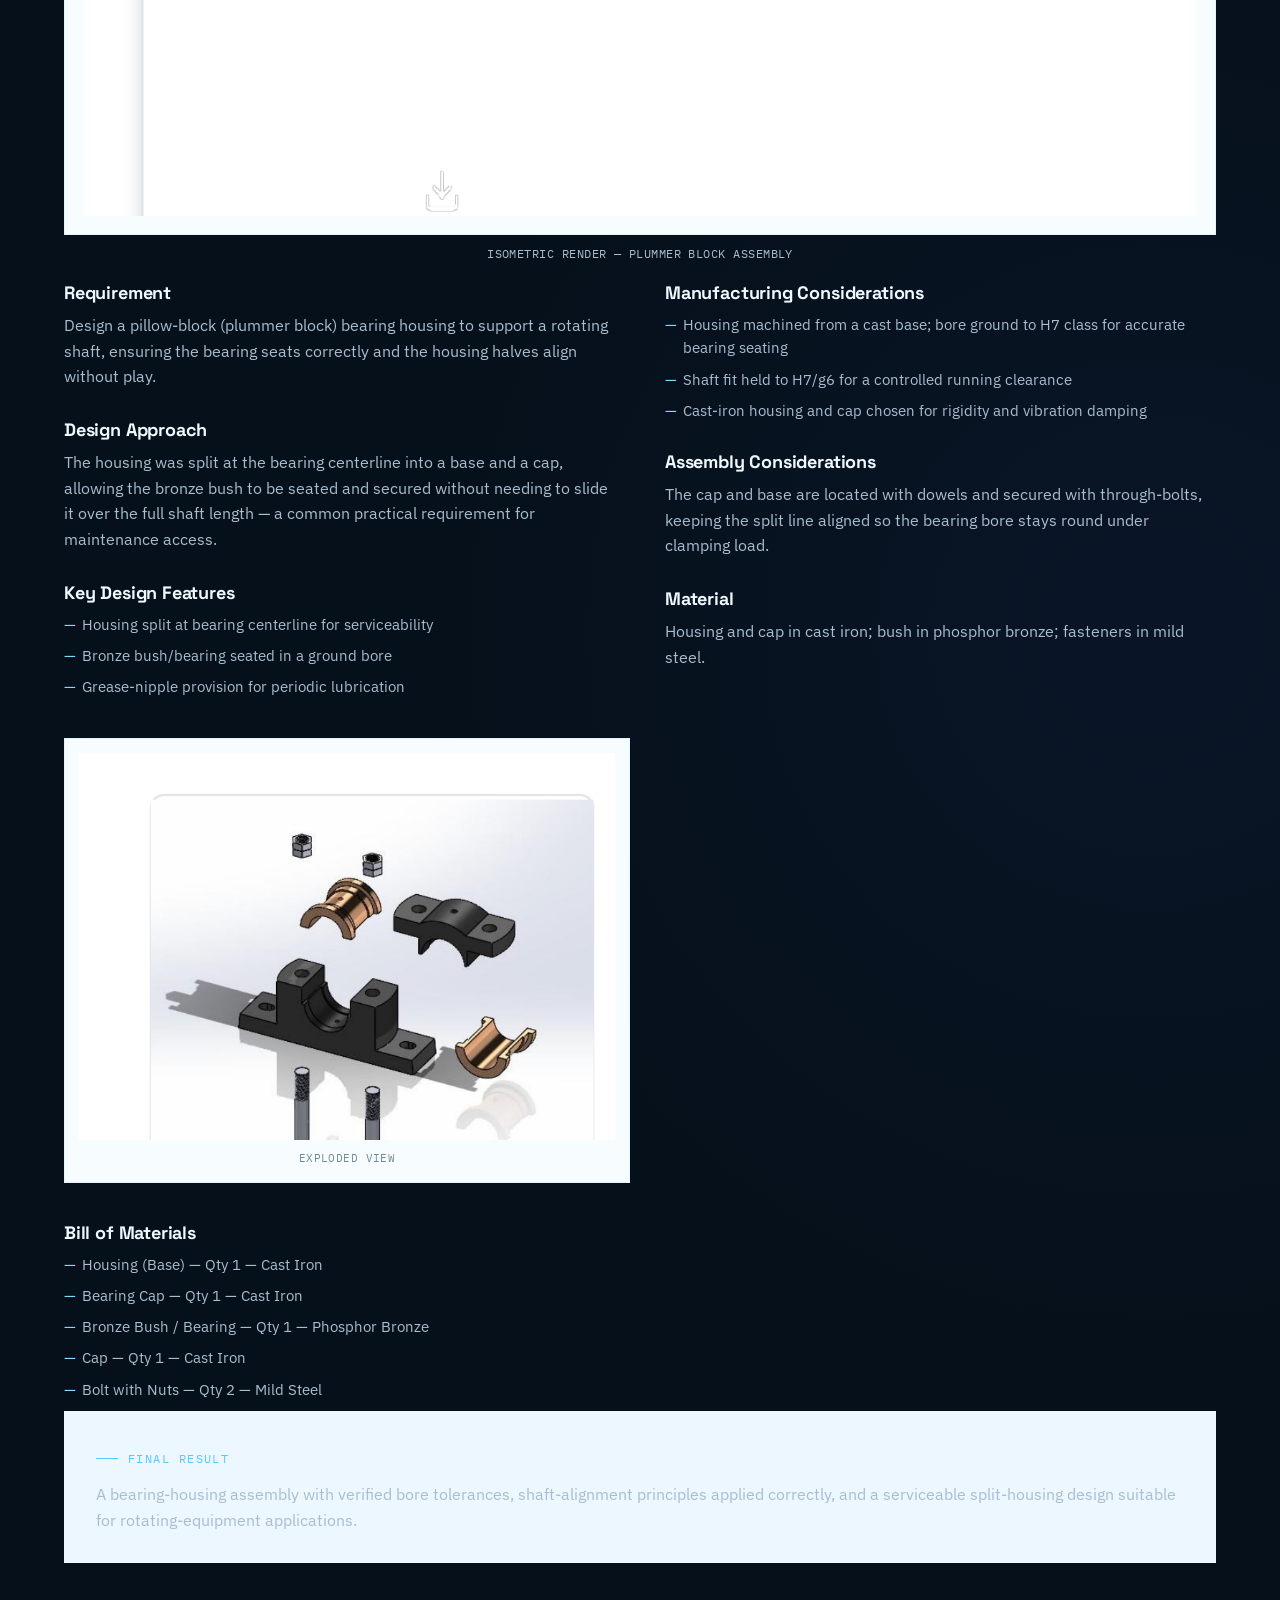
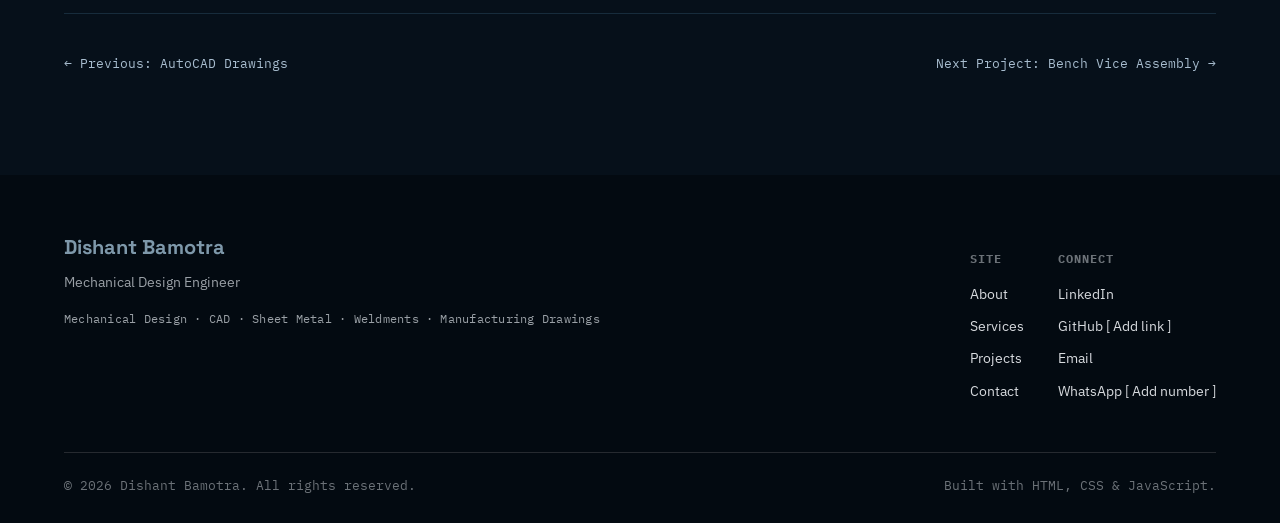
<file: plummer-block-assembly.html>
<!DOCTYPE html>
<html lang="en">
<head>
<meta charset="UTF-8">
<meta name="viewport" content="width=device-width, initial-scale=1.0">
<title>Plummer Block Assembly — SolidWorks Bearing Housing Case Study | Dishant Bamotra</title>
<meta name="description" content="Case study: a plummer (pillow) block bearing housing designed in SolidWorks with correct bearing seating, housing alignment and shaft fit.">
<meta property="og:title" content="Plummer Block Assembly — Case Study | Dishant Bamotra">
<meta property="og:description" content="Pillow-block bearing housing engineered for correct bearing seating, housing alignment and shaft fit.">
<meta property="og:image" content="plummer-block-hero.png">
<link rel="canonical" href="plummer-block-assembly.html">
<link rel="preconnect" href="https://fonts.googleapis.com">
<link href="https://fonts.googleapis.com/css2?family=Space+Grotesk:wght@500;600;700&family=IBM+Plex+Sans:wght@400;500;600&family=IBM+Plex+Mono:wght@400;500&display=swap" rel="stylesheet">
<link rel="stylesheet" href="style.css">
</head>
<body>

<nav class="site-nav">
  <div class="nav-inner">
    <a href="index.html" class="nav-brand">
      <strong>DISHANT BAMOTRA</strong>
      <span>MECHANICAL DESIGN &amp; CAD</span>
    </a>
    <ul class="nav-links" id="navLinks">
      <li><a href="index.html#about">About</a></li>
      <li><a href="index.html#services">Services</a></li>
      <li><a href="index.html#projects">Projects</a></li>
      <li><a href="index.html#process">Process</a></li>
      <li><a href="index.html#contact" class="btn btn-primary nav-cta">Contact</a></li>
    </ul>
    <button class="nav-toggle" id="navToggle" aria-label="Toggle menu" aria-expanded="false">
      <span></span><span></span><span></span>
    </button>
  </div>
</nav>

<div class="container">
  <div class="breadcrumb"><a href="index.html">Home</a> / <a href="index.html#projects">Projects</a> / Plummer Block Assembly</div>
</div>

<section class="pd-hero">
  <div class="container">
    <div class="pd-head">
      <div class="reveal in">
        <div class="eyebrow">Project 04 · Bearing Housing</div>
        <h1>Plummer Block Assembly</h1>
        <p>A pillow-block bearing housing engineered to support a rotating shaft, with correct bearing seating and housing alignment.</p>
      </div>
      <div class="pd-summary-card reveal in">
        <div class="pd-summary-row"><span class="k">Category</span><span class="v">Bearing Housing / Rotating Equipment</span></div>
        <div class="pd-summary-row"><span class="k">Software</span><span class="v">SolidWorks</span></div>
        <div class="pd-summary-row"><span class="k">Skills</span><span class="v">Assembly Mates, Bearing Fits</span></div>
        <div class="pd-summary-row"><span class="k">Level</span><span class="v">Intermediate</span></div>
        <div class="pd-summary-row"><span class="k">Deliverables</span><span class="v">Model, Assembly, Drawing</span></div>
      </div>
    </div>

    <div class="pd-hero-image reveal in">
      <img src="plummer-block-hero.png" alt="Plummer block bearing housing assembly isometric render in SolidWorks">
    </div>
    <p class="pd-caption">Isometric Render — Plummer Block Assembly</p>

    <div class="pd-body">
      <div class="pd-block reveal">
        <h3>Requirement</h3>
        <p>Design a pillow-block (plummer block) bearing housing to support a rotating shaft, ensuring the bearing seats correctly and the housing halves align without play.</p>

        <h3>Design Approach</h3>
        <p>The housing was split at the bearing centerline into a base and a cap, allowing the bronze bush to be seated and secured without needing to slide it over the full shaft length — a common practical requirement for maintenance access.</p>

        <h3>Key Design Features</h3>
        <ul>
          <li>Housing split at bearing centerline for serviceability</li>
          <li>Bronze bush/bearing seated in a ground bore</li>
          <li>Grease-nipple provision for periodic lubrication</li>
        </ul>
      </div>

      <div class="pd-block reveal">
        <h3>Manufacturing Considerations</h3>
        <ul>
          <li>Housing machined from a cast base; bore ground to H7 class for accurate bearing seating</li>
          <li>Shaft fit held to H7/g6 for a controlled running clearance</li>
          <li>Cast-iron housing and cap chosen for rigidity and vibration damping</li>
        </ul>

        <h3>Assembly Considerations</h3>
        <p>The cap and base are located with dowels and secured with through-bolts, keeping the split line aligned so the bearing bore stays round under clamping load.</p>

        <h3>Material</h3>
        <p>Housing and cap in cast iron; bush in phosphor bronze; fasteners in mild steel.</p>
      </div>
    </div>

    <div class="pd-gallery reveal">
      <figure>
        <img src="plummer-block-exploded.png" alt="Exploded view of plummer block bearing housing assembly">
        <figcaption>Exploded View</figcaption>
      </figure>
    </div>

    <div class="pd-block reveal" style="margin-top:10px;">
      <h3>Bill of Materials</h3>
      <ul>
        <li>Housing (Base) — Qty 1 — Cast Iron</li>
        <li>Bearing Cap — Qty 1 — Cast Iron</li>
        <li>Bronze Bush / Bearing — Qty 1 — Phosphor Bronze</li>
        <li>Cap — Qty 1 — Cast Iron</li>
        <li>Bolt with Nuts — Qty 2 — Mild Steel</li>
      </ul>
    </div>

    <div class="pd-outcome reveal">
      <div class="eyebrow">Final Result</div>
      <p>A bearing-housing assembly with verified bore tolerances, shaft-alignment principles applied correctly, and a serviceable split-housing design suitable for rotating-equipment applications.</p>
    </div>

    <div class="pd-nav">
      <a href="autocad-manufacturing-drawings.html">← Previous: AutoCAD Drawings</a>
      <a href="bench-vice-assembly.html">Next Project: Bench Vice Assembly →</a>
    </div>
  </div>
</section>

<footer class="site-footer">
  <div class="container">
    <div class="footer-top">
      <div class="footer-brand">
        <strong>Dishant Bamotra</strong>
        <span>Mechanical Design Engineer</span>
        <div class="footer-tags">Mechanical Design · CAD · Sheet Metal · Weldments · Manufacturing Drawings</div>
      </div>
      <div class="footer-links">
        <div class="footer-col">
          <h5>Site</h5>
          <a href="index.html#about">About</a>
          <a href="index.html#services">Services</a>
          <a href="index.html#projects">Projects</a>
          <a href="index.html#contact">Contact</a>
        </div>
        <div class="footer-col">
          <h5>Connect</h5>
          <a href="https://linkedin.com/in/dishant-bamotra-592163228" target="_blank" rel="noopener">LinkedIn</a>
          <span>GitHub [ Add link ]</span>
          <a href="mailto:dishantbamotra9@gmail.com">Email</a>
          <span>WhatsApp [ Add number ]</span>
        </div>
      </div>
    </div>
    <div class="footer-bottom">
      <span>© <span id="year"></span> Dishant Bamotra. All rights reserved.</span>
      <span>Built with HTML, CSS &amp; JavaScript.</span>
    </div>
  </div>
</footer>

<script src="main.js"></script>
</body>
</html>
</file>
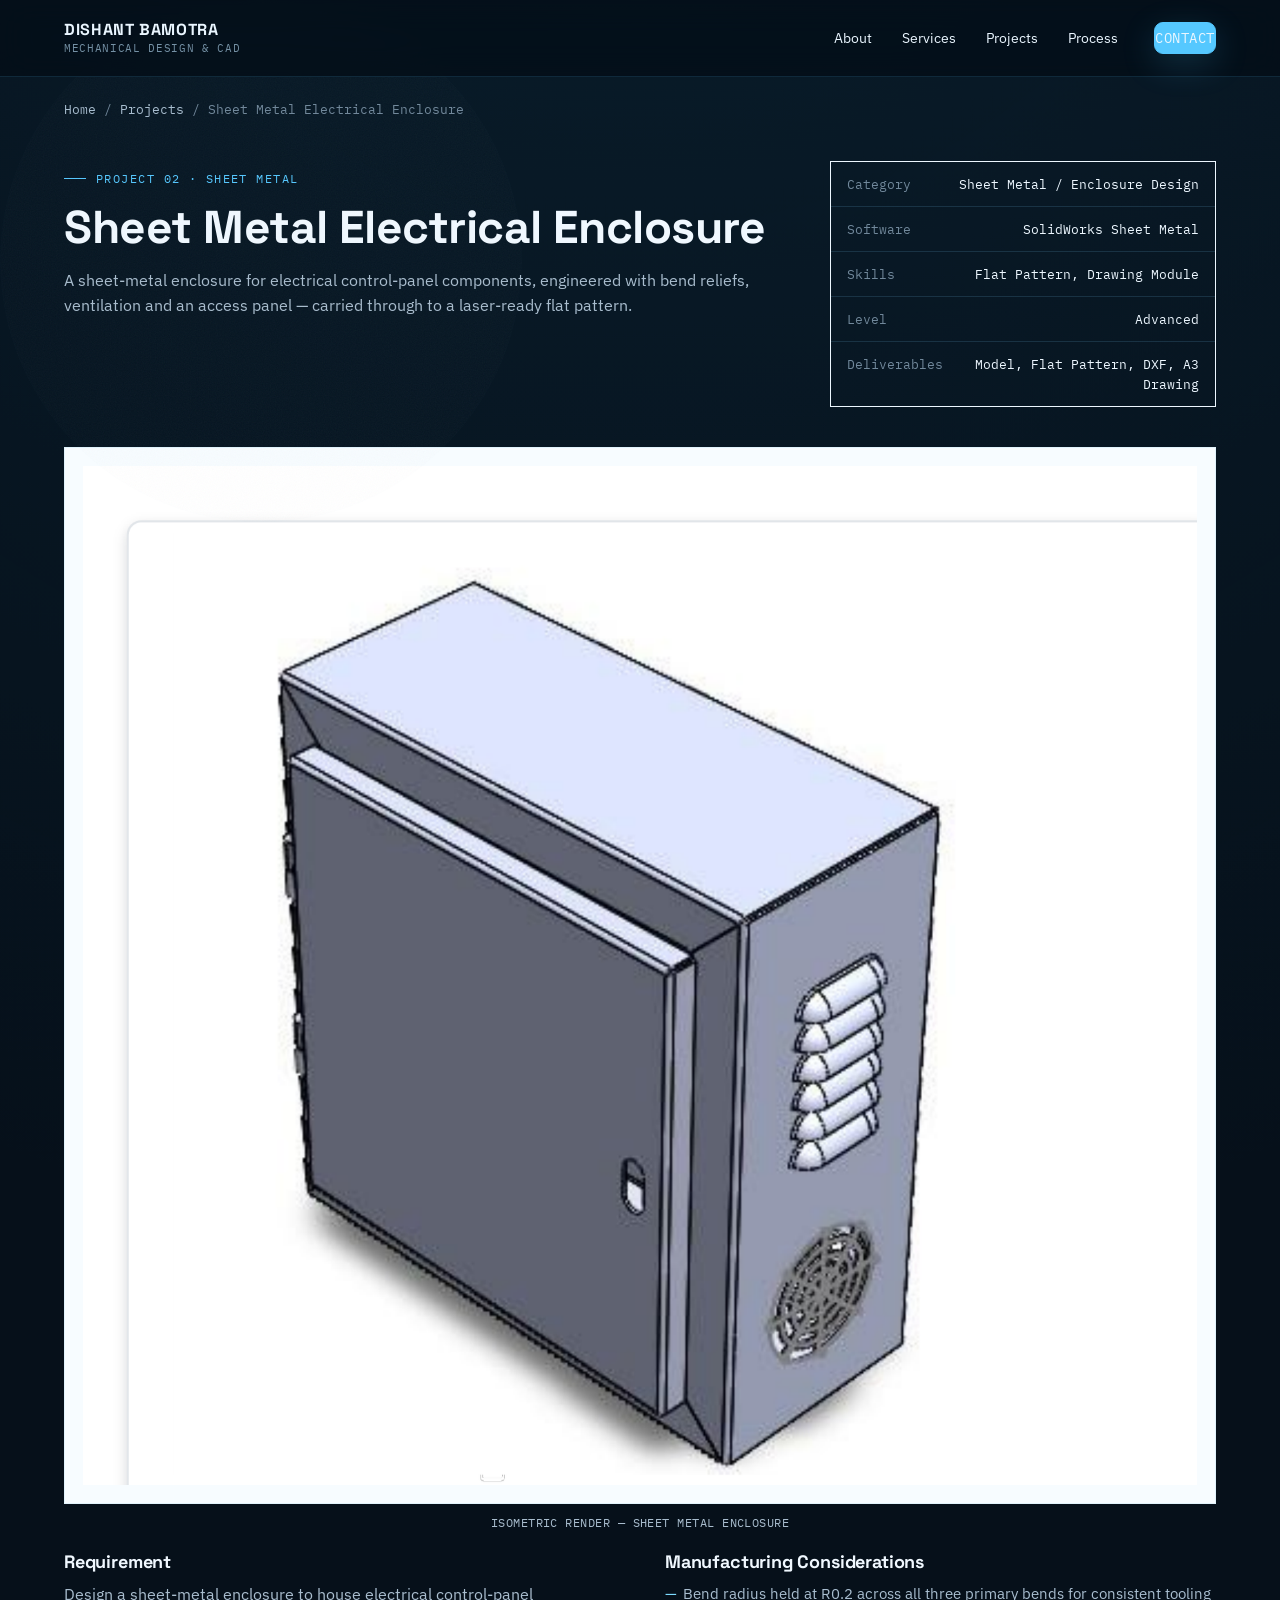
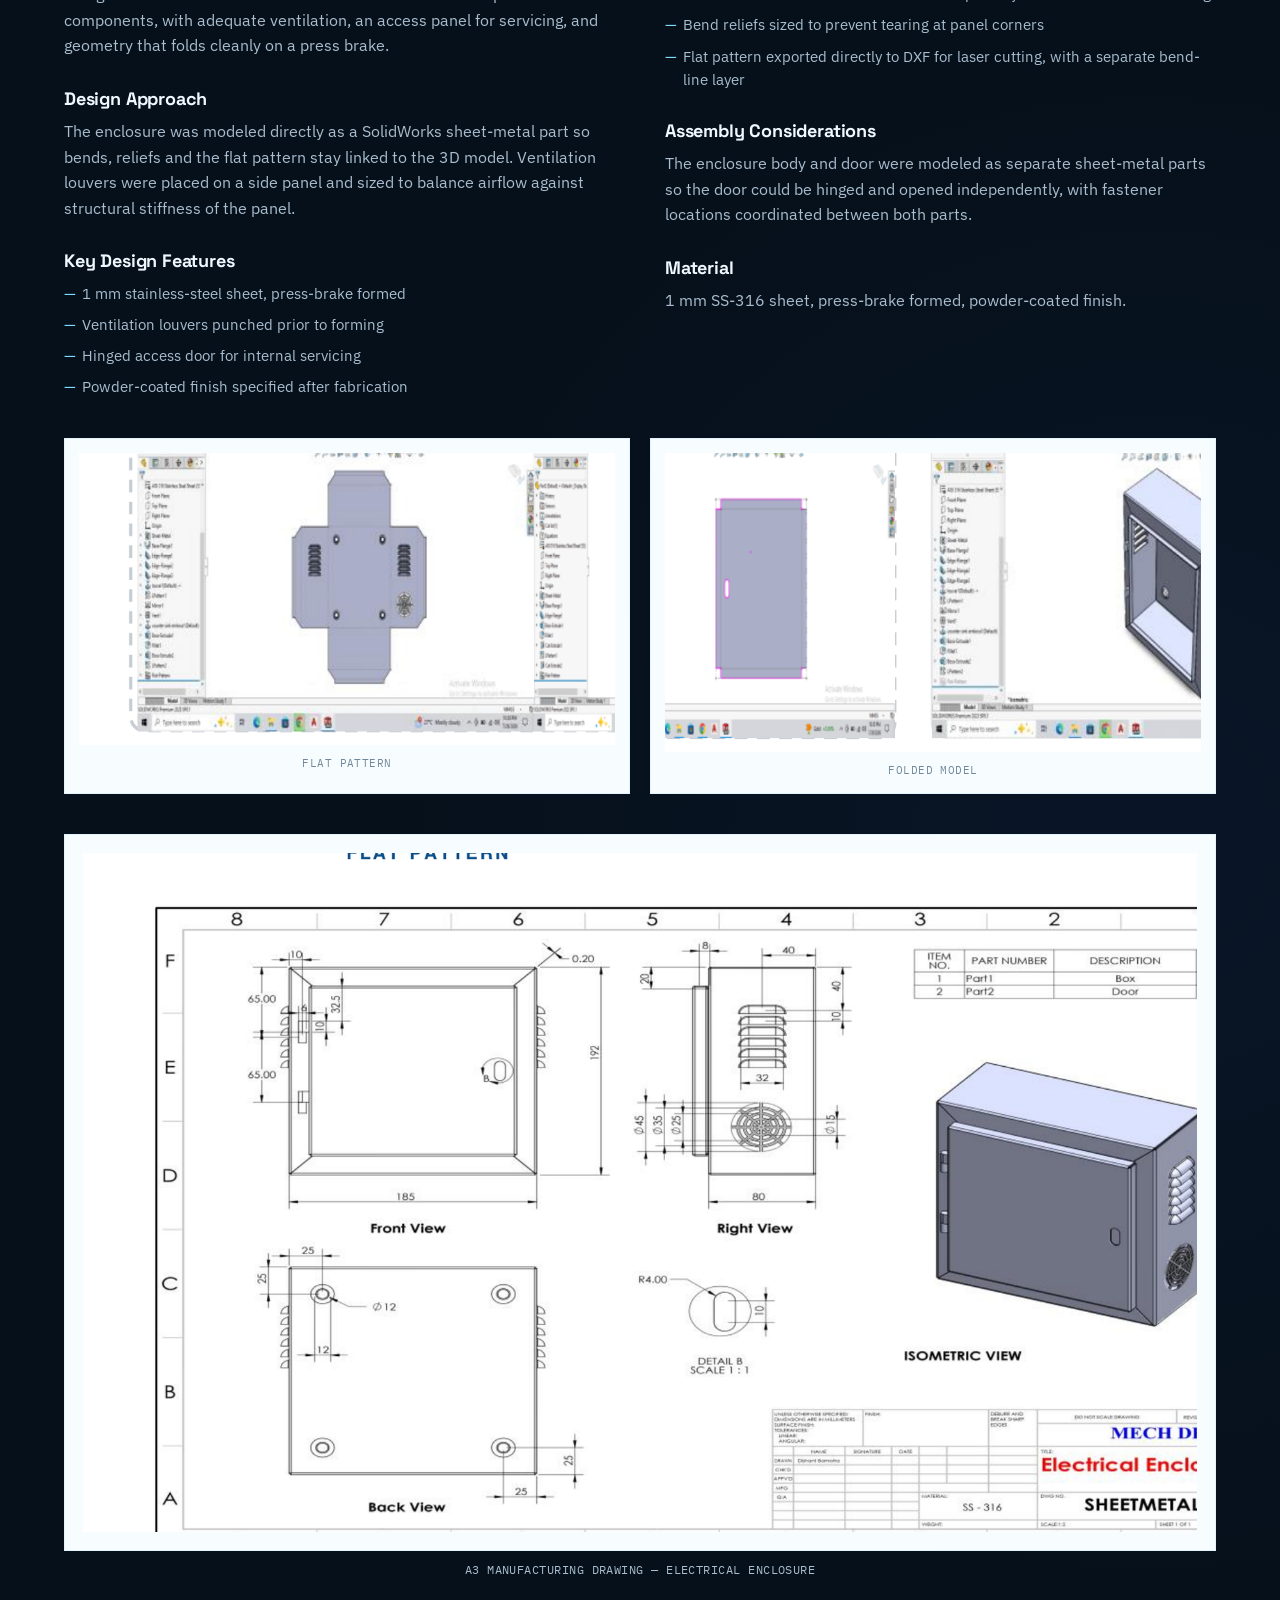
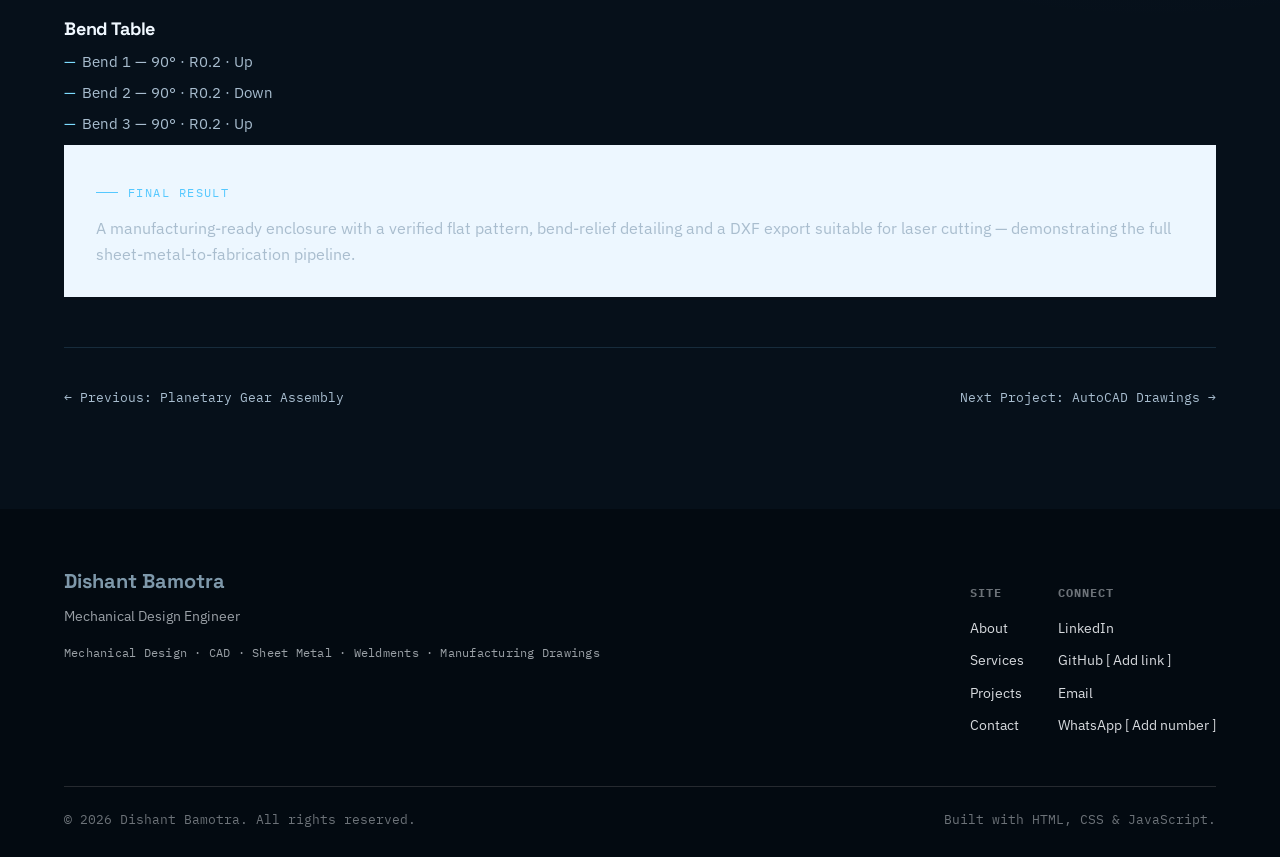
<file: sheet-metal-electrical-enclosure.html>
<!DOCTYPE html>
<html lang="en">
<head>
<meta charset="UTF-8">
<meta name="viewport" content="width=device-width, initial-scale=1.0">
<title>Sheet Metal Electrical Enclosure — SolidWorks Sheet Metal Case Study | Dishant Bamotra</title>
<meta name="description" content="Case study: a sheet-metal electrical enclosure designed in SolidWorks with bend reliefs, ventilation, flat pattern and DXF export for laser cutting.">
<meta property="og:title" content="Sheet Metal Electrical Enclosure — Case Study | Dishant Bamotra">
<meta property="og:description" content="Control-panel enclosure engineered with bend reliefs, ventilation and an access panel, with flat pattern and DXF.">
<meta property="og:image" content="sheet-metal-enclosure-hero.png">
<link rel="canonical" href="sheet-metal-electrical-enclosure.html">
<link rel="preconnect" href="https://fonts.googleapis.com">
<link href="https://fonts.googleapis.com/css2?family=Space+Grotesk:wght@500;600;700&family=IBM+Plex+Sans:wght@400;500;600&family=IBM+Plex+Mono:wght@400;500&display=swap" rel="stylesheet">
<link rel="stylesheet" href="style.css">
</head>
<body>

<nav class="site-nav">
  <div class="nav-inner">
    <a href="index.html" class="nav-brand">
      <strong>DISHANT BAMOTRA</strong>
      <span>MECHANICAL DESIGN &amp; CAD</span>
    </a>
    <ul class="nav-links" id="navLinks">
      <li><a href="index.html#about">About</a></li>
      <li><a href="index.html#services">Services</a></li>
      <li><a href="index.html#projects">Projects</a></li>
      <li><a href="index.html#process">Process</a></li>
      <li><a href="index.html#contact" class="btn btn-primary nav-cta">Contact</a></li>
    </ul>
    <button class="nav-toggle" id="navToggle" aria-label="Toggle menu" aria-expanded="false">
      <span></span><span></span><span></span>
    </button>
  </div>
</nav>

<div class="container">
  <div class="breadcrumb"><a href="index.html">Home</a> / <a href="index.html#projects">Projects</a> / Sheet Metal Electrical Enclosure</div>
</div>

<section class="pd-hero">
  <div class="container">
    <div class="pd-head">
      <div class="reveal in">
        <div class="eyebrow">Project 02 · Sheet Metal</div>
        <h1>Sheet Metal Electrical Enclosure</h1>
        <p>A sheet-metal enclosure for electrical control-panel components, engineered with bend reliefs, ventilation and an access panel — carried through to a laser-ready flat pattern.</p>
      </div>
      <div class="pd-summary-card reveal in">
        <div class="pd-summary-row"><span class="k">Category</span><span class="v">Sheet Metal / Enclosure Design</span></div>
        <div class="pd-summary-row"><span class="k">Software</span><span class="v">SolidWorks Sheet Metal</span></div>
        <div class="pd-summary-row"><span class="k">Skills</span><span class="v">Flat Pattern, Drawing Module</span></div>
        <div class="pd-summary-row"><span class="k">Level</span><span class="v">Advanced</span></div>
        <div class="pd-summary-row"><span class="k">Deliverables</span><span class="v">Model, Flat Pattern, DXF, A3 Drawing</span></div>
      </div>
    </div>

    <div class="pd-hero-image reveal in">
      <img src="sheet-metal-enclosure-hero.png" alt="Sheet metal electrical enclosure isometric render in SolidWorks">
    </div>
    <p class="pd-caption">Isometric Render — Sheet Metal Enclosure</p>

    <div class="pd-body">
      <div class="pd-block reveal">
        <h3>Requirement</h3>
        <p>Design a sheet-metal enclosure to house electrical control-panel components, with adequate ventilation, an access panel for servicing, and geometry that folds cleanly on a press brake.</p>

        <h3>Design Approach</h3>
        <p>The enclosure was modeled directly as a SolidWorks sheet-metal part so bends, reliefs and the flat pattern stay linked to the 3D model. Ventilation louvers were placed on a side panel and sized to balance airflow against structural stiffness of the panel.</p>

        <h3>Key Design Features</h3>
        <ul>
          <li>1 mm stainless-steel sheet, press-brake formed</li>
          <li>Ventilation louvers punched prior to forming</li>
          <li>Hinged access door for internal servicing</li>
          <li>Powder-coated finish specified after fabrication</li>
        </ul>
      </div>

      <div class="pd-block reveal">
        <h3>Manufacturing Considerations</h3>
        <ul>
          <li>Bend radius held at R0.2 across all three primary bends for consistent tooling</li>
          <li>Bend reliefs sized to prevent tearing at panel corners</li>
          <li>Flat pattern exported directly to DXF for laser cutting, with a separate bend-line layer</li>
        </ul>

        <h3>Assembly Considerations</h3>
        <p>The enclosure body and door were modeled as separate sheet-metal parts so the door could be hinged and opened independently, with fastener locations coordinated between both parts.</p>

        <h3>Material</h3>
        <p>1 mm SS-316 sheet, press-brake formed, powder-coated finish.</p>
      </div>
    </div>

    <div class="pd-gallery reveal">
      <figure>
        <img src="sheet-metal-enclosure-flat.png" alt="Flat pattern of sheet metal enclosure in SolidWorks">
        <figcaption>Flat Pattern</figcaption>
      </figure>
      <figure>
        <img src="sheet-metal-enclosure-folded.png" alt="Folded sheet metal model in SolidWorks">
        <figcaption>Folded Model</figcaption>
      </figure>
    </div>

    <div class="pd-hero-image reveal">
      <img src="sheet-metal-enclosure-drawing.png" alt="A3 manufacturing drawing of sheet metal electrical enclosure">
    </div>
    <p class="pd-caption">A3 Manufacturing Drawing — Electrical Enclosure</p>

    <div class="pd-block reveal" style="margin-top:40px;">
      <h3>Bend Table</h3>
      <ul>
        <li>Bend 1 — 90° · R0.2 · Up</li>
        <li>Bend 2 — 90° · R0.2 · Down</li>
        <li>Bend 3 — 90° · R0.2 · Up</li>
      </ul>
    </div>

    <div class="pd-outcome reveal">
      <div class="eyebrow">Final Result</div>
      <p>A manufacturing-ready enclosure with a verified flat pattern, bend-relief detailing and a DXF export suitable for laser cutting — demonstrating the full sheet-metal-to-fabrication pipeline.</p>
    </div>

    <div class="pd-nav">
      <a href="planetary-gear-assembly.html">← Previous: Planetary Gear Assembly</a>
      <a href="autocad-manufacturing-drawings.html">Next Project: AutoCAD Drawings →</a>
    </div>
  </div>
</section>

<footer class="site-footer">
  <div class="container">
    <div class="footer-top">
      <div class="footer-brand">
        <strong>Dishant Bamotra</strong>
        <span>Mechanical Design Engineer</span>
        <div class="footer-tags">Mechanical Design · CAD · Sheet Metal · Weldments · Manufacturing Drawings</div>
      </div>
      <div class="footer-links">
        <div class="footer-col">
          <h5>Site</h5>
          <a href="index.html#about">About</a>
          <a href="index.html#services">Services</a>
          <a href="index.html#projects">Projects</a>
          <a href="index.html#contact">Contact</a>
        </div>
        <div class="footer-col">
          <h5>Connect</h5>
          <a href="https://linkedin.com/in/dishant-bamotra-592163228" target="_blank" rel="noopener">LinkedIn</a>
          <span>GitHub [ Add link ]</span>
          <a href="mailto:dishantbamotra9@gmail.com">Email</a>
          <span>WhatsApp [ Add number ]</span>
        </div>
      </div>
    </div>
    <div class="footer-bottom">
      <span>© <span id="year"></span> Dishant Bamotra. All rights reserved.</span>
      <span>Built with HTML, CSS &amp; JavaScript.</span>
    </div>
  </div>
</footer>

<script src="main.js"></script>
</body>
</html>
</file>
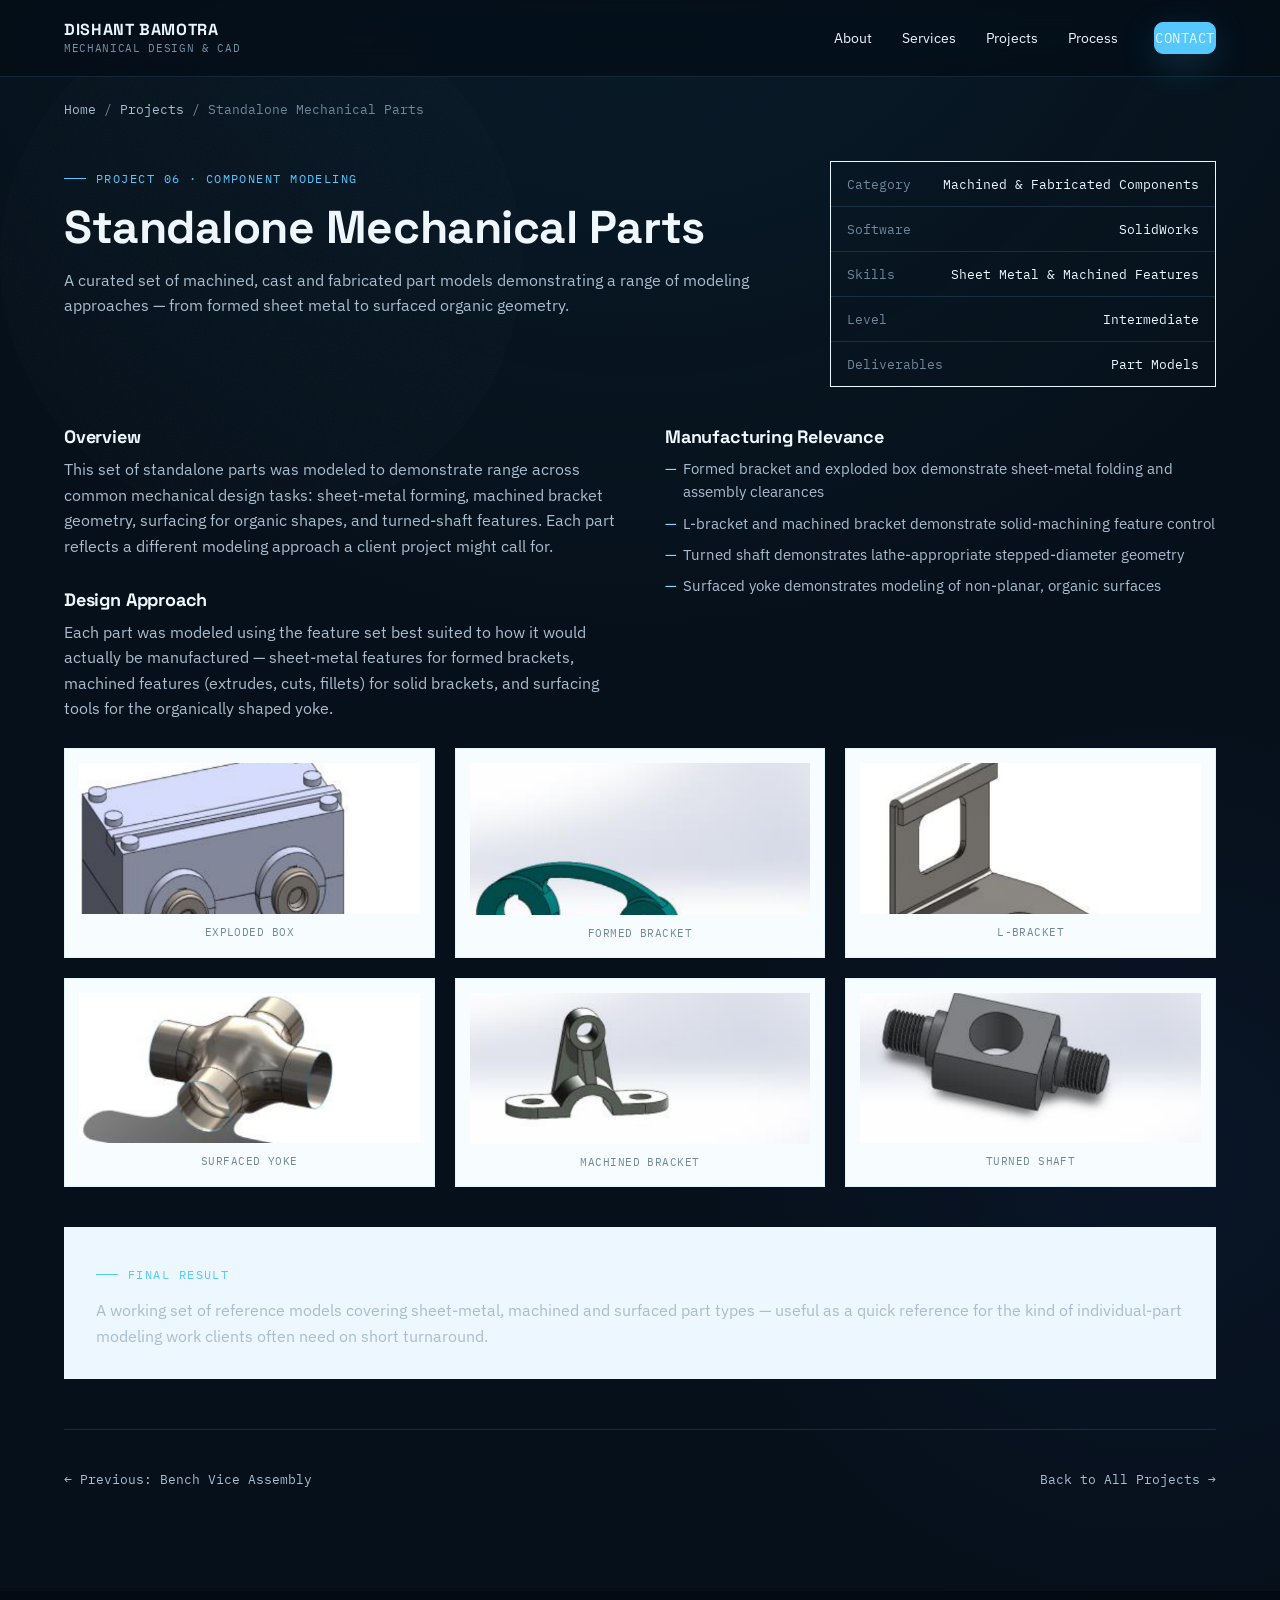
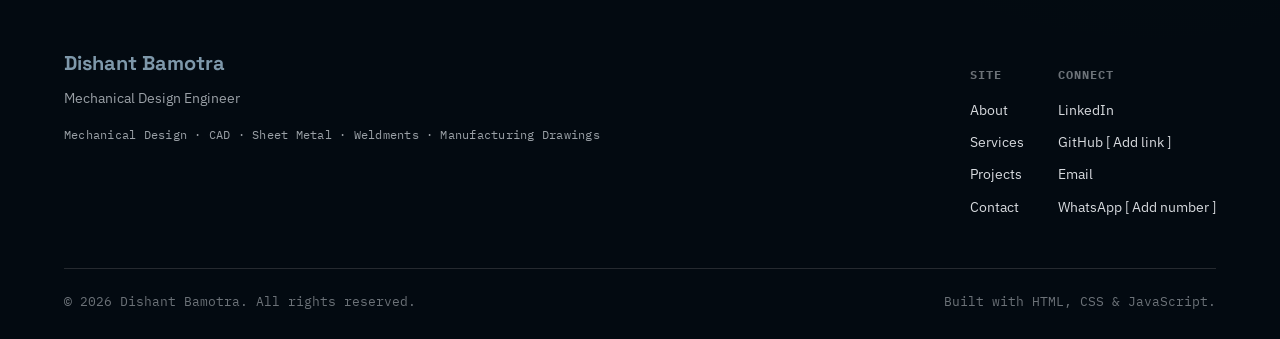
<file: standalone-mechanical-parts.html>
<!DOCTYPE html>
<html lang="en">
<head>
<meta charset="UTF-8">
<meta name="viewport" content="width=device-width, initial-scale=1.0">
<title>Standalone Mechanical Parts — Machined & Fabricated Components | Dishant Bamotra</title>
<meta name="description" content="A curated set of machined, cast and fabricated part models — brackets, a turned shaft and a surfaced yoke — modeled in SolidWorks.">
<meta property="og:title" content="Standalone Mechanical Parts — Case Study | Dishant Bamotra">
<meta property="og:description" content="Machined, cast and fabricated part models demonstrating sheet metal and machined-feature modeling.">
<meta property="og:image" content="part-turned-shaft.png">
<link rel="canonical" href="standalone-mechanical-parts.html">
<link rel="preconnect" href="https://fonts.googleapis.com">
<link href="https://fonts.googleapis.com/css2?family=Space+Grotesk:wght@500;600;700&family=IBM+Plex+Sans:wght@400;500;600&family=IBM+Plex+Mono:wght@400;500&display=swap" rel="stylesheet">
<link rel="stylesheet" href="style.css">
</head>
<body>

<nav class="site-nav">
  <div class="nav-inner">
    <a href="index.html" class="nav-brand">
      <strong>DISHANT BAMOTRA</strong>
      <span>MECHANICAL DESIGN &amp; CAD</span>
    </a>
    <ul class="nav-links" id="navLinks">
      <li><a href="index.html#about">About</a></li>
      <li><a href="index.html#services">Services</a></li>
      <li><a href="index.html#projects">Projects</a></li>
      <li><a href="index.html#process">Process</a></li>
      <li><a href="index.html#contact" class="btn btn-primary nav-cta">Contact</a></li>
    </ul>
    <button class="nav-toggle" id="navToggle" aria-label="Toggle menu" aria-expanded="false">
      <span></span><span></span><span></span>
    </button>
  </div>
</nav>

<div class="container">
  <div class="breadcrumb"><a href="index.html">Home</a> / <a href="index.html#projects">Projects</a> / Standalone Mechanical Parts</div>
</div>

<section class="pd-hero">
  <div class="container">
    <div class="pd-head">
      <div class="reveal in">
        <div class="eyebrow">Project 06 · Component Modeling</div>
        <h1>Standalone Mechanical Parts</h1>
        <p>A curated set of machined, cast and fabricated part models demonstrating a range of modeling approaches — from formed sheet metal to surfaced organic geometry.</p>
      </div>
      <div class="pd-summary-card reveal in">
        <div class="pd-summary-row"><span class="k">Category</span><span class="v">Machined &amp; Fabricated Components</span></div>
        <div class="pd-summary-row"><span class="k">Software</span><span class="v">SolidWorks</span></div>
        <div class="pd-summary-row"><span class="k">Skills</span><span class="v">Sheet Metal &amp; Machined Features</span></div>
        <div class="pd-summary-row"><span class="k">Level</span><span class="v">Intermediate</span></div>
        <div class="pd-summary-row"><span class="k">Deliverables</span><span class="v">Part Models</span></div>
      </div>
    </div>

    <div class="pd-body" style="margin-top:0;">
      <div class="pd-block reveal">
        <h3>Overview</h3>
        <p>This set of standalone parts was modeled to demonstrate range across common mechanical design tasks: sheet-metal forming, machined bracket geometry, surfacing for organic shapes, and turned-shaft features. Each part reflects a different modeling approach a client project might call for.</p>

        <h3>Design Approach</h3>
        <p>Each part was modeled using the feature set best suited to how it would actually be manufactured — sheet-metal features for formed brackets, machined features (extrudes, cuts, fillets) for solid brackets, and surfacing tools for the organically shaped yoke.</p>
      </div>
      <div class="pd-block reveal">
        <h3>Manufacturing Relevance</h3>
        <ul>
          <li>Formed bracket and exploded box demonstrate sheet-metal folding and assembly clearances</li>
          <li>L-bracket and machined bracket demonstrate solid-machining feature control</li>
          <li>Turned shaft demonstrates lathe-appropriate stepped-diameter geometry</li>
          <li>Surfaced yoke demonstrates modeling of non-planar, organic surfaces</li>
        </ul>
      </div>
    </div>

    <div class="pd-gallery cols-3 reveal" style="margin-top:10px;">
      <figure>
        <img src="part-exploded-box.png" alt="Exploded sheet metal box part model">
        <figcaption>Exploded Box</figcaption>
      </figure>
      <figure>
        <img src="part-formed-bracket.png" alt="Formed sheet metal bracket part model">
        <figcaption>Formed Bracket</figcaption>
      </figure>
      <figure>
        <img src="part-l-bracket.png" alt="Machined L-shaped bracket part model">
        <figcaption>L-Bracket</figcaption>
      </figure>
      <figure>
        <img src="part-surfaced-yoke.png" alt="Surfaced yoke part model with organic geometry">
        <figcaption>Surfaced Yoke</figcaption>
      </figure>
      <figure>
        <img src="part-machined-bracket.png" alt="Machined bracket part model">
        <figcaption>Machined Bracket</figcaption>
      </figure>
      <figure>
        <img src="part-turned-shaft.png" alt="Turned shaft part model with stepped diameters">
        <figcaption>Turned Shaft</figcaption>
      </figure>
    </div>

    <div class="pd-outcome reveal">
      <div class="eyebrow">Final Result</div>
      <p>A working set of reference models covering sheet-metal, machined and surfaced part types — useful as a quick reference for the kind of individual-part modeling work clients often need on short turnaround.</p>
    </div>

    <div class="pd-nav">
      <a href="bench-vice-assembly.html">← Previous: Bench Vice Assembly</a>
      <a href="index.html#projects">Back to All Projects →</a>
    </div>
  </div>
</section>

<footer class="site-footer">
  <div class="container">
    <div class="footer-top">
      <div class="footer-brand">
        <strong>Dishant Bamotra</strong>
        <span>Mechanical Design Engineer</span>
        <div class="footer-tags">Mechanical Design · CAD · Sheet Metal · Weldments · Manufacturing Drawings</div>
      </div>
      <div class="footer-links">
        <div class="footer-col">
          <h5>Site</h5>
          <a href="index.html#about">About</a>
          <a href="index.html#services">Services</a>
          <a href="index.html#projects">Projects</a>
          <a href="index.html#contact">Contact</a>
        </div>
        <div class="footer-col">
          <h5>Connect</h5>
          <a href="https://linkedin.com/in/dishant-bamotra-592163228" target="_blank" rel="noopener">LinkedIn</a>
          <span>GitHub [ Add link ]</span>
          <a href="mailto:dishantbamotra9@gmail.com">Email</a>
          <span>WhatsApp [ Add number ]</span>
        </div>
      </div>
    </div>
    <div class="footer-bottom">
      <span>© <span id="year"></span> Dishant Bamotra. All rights reserved.</span>
      <span>Built with HTML, CSS &amp; JavaScript.</span>
    </div>
  </div>
</footer>

<script src="main.js"></script>
</body>
</html>
</file>
<file: style.css>
/* =========================================================
   Dishant Bamotra — Mechanical Design Portfolio
   Design language: engineering drawing sheet / title block.
   Paper, ink, blueprint blue, brass accent. Space Grotesk +
   IBM Plex Sans + IBM Plex Mono.
   ========================================================= */

:root {
  --paper: #f5f6f3;
  --paper-dim: #eceee9;
  --ink: #13161a;
  --ink-soft: #4b5259;
  --muted: #7c828a;
  --line: #d8dcdf;
  --line-strong: #b9bfc4;
  --blueprint: #1c4d8f;
  --blueprint-dim: #e7edf6;
  --brass: #9c7a2e;
  --brass-dim: #f2ead5;
  --white: #ffffff;
  --ink-invert: #f5f6f3;

  --font-display: "Space Grotesk", "IBM Plex Sans", sans-serif;
  --font-body: "IBM Plex Sans", -apple-system, BlinkMacSystemFont, "Segoe UI", sans-serif;
  --font-mono: "IBM Plex Mono", "SFMono-Regular", Consolas, monospace;

  --maxw: 1220px;
  --pad: clamp(20px, 5vw, 64px);
  --radius: 3px;
}

* { box-sizing: border-box; }
html { scroll-behavior: smooth; }

@media (prefers-reduced-motion: reduce) {
  html { scroll-behavior: auto; }
  *, *::before, *::after { animation-duration: 0.001ms !important; animation-iteration-count: 1 !important; transition-duration: 0.001ms !important; }
}

body {
  margin: 0;
  background: var(--paper);
  color: var(--ink);
  font-family: var(--font-body);
  font-size: 16px;
  line-height: 1.6;
  -webkit-font-smoothing: antialiased;
}

h1, h2, h3, h4 {
  font-family: var(--font-display);
  color: var(--ink);
  margin: 0 0 0.5em;
  line-height: 1.12;
  letter-spacing: -0.01em;
}

p { margin: 0 0 1em; color: var(--ink-soft); }

a { color: inherit; text-decoration: none; }

img { max-width: 100%; display: block; }

ul { margin: 0; padding: 0; list-style: none; }

button { font-family: inherit; cursor: pointer; }

.container {
  max-width: var(--maxw);
  margin: 0 auto;
  padding: 0 var(--pad);
}

:focus-visible {
  outline: 2px solid var(--blueprint);
  outline-offset: 3px;
}

/* -------------------- blueprint grid texture -------------------- */
.grid-texture {
  position: absolute;
  inset: 0;
  background-image:
    linear-gradient(var(--line) 1px, transparent 1px),
    linear-gradient(90deg, var(--line) 1px, transparent 1px);
  background-size: 42px 42px;
  opacity: 0.35;
  pointer-events: none;
}

.grid-texture.dark {
  background-image:
    linear-gradient(rgba(245,246,243,0.08) 1px, transparent 1px),
    linear-gradient(90deg, rgba(245,246,243,0.08) 1px, transparent 1px);
  opacity: 1;
}

/* -------------------- eyebrow / sheet label -------------------- */
.eyebrow {
  display: inline-flex;
  align-items: center;
  gap: 10px;
  font-family: var(--font-mono);
  font-size: 12px;
  letter-spacing: 0.12em;
  text-transform: uppercase;
  color: var(--blueprint);
  margin-bottom: 14px;
}
.eyebrow::before {
  content: "";
  width: 22px;
  height: 1px;
  background: var(--blueprint);
  display: inline-block;
}
.eyebrow.on-dark { color: #9fc0ea; }
.eyebrow.on-dark::before { background: #9fc0ea; }

.section-head {
  max-width: 700px;
  margin-bottom: 48px;
}
.section-head h2 { font-size: clamp(28px, 3.4vw, 40px); }
.section-head .lede { font-size: 17px; color: var(--ink-soft); max-width: 620px; }

.section {
  position: relative;
  padding: 96px 0;
  border-top: 1px solid var(--line);
}
.section.tight { padding: 72px 0; }
.section.dark {
  background: var(--ink);
  color: var(--ink-invert);
  border-top: 1px solid #262a30;
}
.section.dark p { color: #b7bcc3; }
.section.dark h2, .section.dark h3, .section.dark h4 { color: var(--ink-invert); }
.section.alt { background: var(--paper-dim); }

/* -------------------- buttons -------------------- */
.btn {
  display: inline-flex;
  align-items: center;
  gap: 10px;
  padding: 14px 26px;
  font-family: var(--font-mono);
  font-size: 13px;
  letter-spacing: 0.04em;
  text-transform: uppercase;
  border-radius: var(--radius);
  border: 1px solid var(--ink);
  transition: transform 0.15s ease, background 0.15s ease, color 0.15s ease, border-color 0.15s ease;
  white-space: nowrap;
}
.btn-primary {
  background: var(--ink);
  color: var(--paper);
}
.btn-primary:hover { background: var(--blueprint); border-color: var(--blueprint); transform: translateY(-1px); }
.btn-outline {
  background: transparent;
  color: var(--ink);
  border-color: var(--line-strong);
}
.btn-outline:hover { border-color: var(--ink); transform: translateY(-1px); }
.btn-on-dark { border-color: #4a5058; color: var(--ink-invert); }
.btn-on-dark:hover { border-color: var(--ink-invert); }
.btn-arrow { transition: transform 0.15s ease; }
.btn:hover .btn-arrow { transform: translateX(3px); }
.btn-block { width: 100%; justify-content: center; }

/* -------------------- nav -------------------- */
.site-nav {
  position: sticky;
  top: 0;
  z-index: 100;
  background: rgba(245, 246, 243, 0.92);
  backdrop-filter: blur(8px);
  border-bottom: 1px solid var(--line);
}
.nav-inner {
  max-width: var(--maxw);
  margin: 0 auto;
  padding: 0 var(--pad);
  height: 68px;
  display: flex;
  align-items: center;
  justify-content: space-between;
}
.nav-brand {
  font-family: var(--font-mono);
  font-size: 14px;
  letter-spacing: 0.02em;
  display: flex;
  flex-direction: column;
  line-height: 1.3;
}
.nav-brand strong { font-family: var(--font-display); font-size: 16px; letter-spacing: 0; }
.nav-brand span { color: var(--muted); font-size: 11px; letter-spacing: 0.06em; }

.nav-links {
  display: flex;
  align-items: center;
  gap: 30px;
}
.nav-links a {
  font-size: 14px;
  color: var(--ink-soft);
  position: relative;
  padding: 4px 0;
}
.nav-links a:hover { color: var(--ink); }
.nav-links a.active { color: var(--ink); }
.nav-links a.active::after {
  content: "";
  position: absolute;
  left: 0; right: 0; bottom: -3px;
  height: 2px;
  background: var(--brass);
}
.nav-cta { margin-left: 6px; }

.nav-toggle {
  display: none;
  flex-direction: column;
  gap: 5px;
  background: none;
  border: none;
  padding: 8px;
}
.nav-toggle span { width: 22px; height: 2px; background: var(--ink); display: block; }

/* -------------------- hero -------------------- */
.hero {
  position: relative;
  overflow: hidden;
  padding: 56px 0 84px;
  border-top: none;
}
.hero-grid {
  display: grid;
  grid-template-columns: 1.05fr 0.95fr;
  gap: 56px;
  align-items: center;
  position: relative;
  z-index: 1;
}
.hero-tags {
  display: flex;
  flex-wrap: wrap;
  gap: 8px;
  margin-bottom: 22px;
}
.hero-tag {
  font-family: var(--font-mono);
  font-size: 11.5px;
  letter-spacing: 0.03em;
  padding: 5px 10px;
  border: 1px solid var(--line-strong);
  border-radius: 20px;
  color: var(--ink-soft);
}
.hero h1 {
  font-size: clamp(34px, 4.6vw, 56px);
  max-width: 15ch;
}
.hero .lede {
  font-size: 18px;
  max-width: 46ch;
  color: var(--ink-soft);
  margin-bottom: 30px;
}
.hero-ctas { display: flex; gap: 14px; flex-wrap: wrap; margin-bottom: 40px; }

.hero-stack { display: flex; flex-wrap: wrap; gap: 22px 30px; }
.hero-stack-item { display: flex; align-items: baseline; gap: 8px; }
.hero-stack-item .num { font-family: var(--font-mono); color: var(--brass); font-size: 13px; }
.hero-stack-item .lbl { font-size: 13px; color: var(--ink-soft); }

/* hero visual: drafting board collage */
.hero-visual {
  position: relative;
  min-height: 460px;
}
.draft-card {
  position: absolute;
  background: var(--white);
  border: 1px solid var(--line-strong);
  box-shadow: 0 18px 40px -18px rgba(19, 22, 26, 0.28);
  padding: 10px;
}
.draft-card img { width: 100%; height: 100%; object-fit: cover; }
.draft-main {
  right: 0;
  top: 46px;
  width: 76%;
  height: 380px;
  z-index: 2;
}
.draft-sub {
  left: 0;
  bottom: -8px;
  width: 50%;
  height: 180px;
  z-index: 3;
  transform: rotate(-2deg);
}
.draft-chip {
  left: 0;
  top: 0;
  width: auto;
  max-width: 250px;
  z-index: 4;
  display: flex;
  align-items: center;
  gap: 10px;
  padding: 13px 16px;
  background: var(--white);
  border: 1px solid var(--line-strong);
  font-family: var(--font-mono);
  font-size: 11.5px;
  color: var(--ink-soft);
  box-shadow: 0 14px 30px -16px rgba(19,22,26,0.3);
  line-height: 1.4;
}
.draft-chip .dot { width: 8px; height: 8px; border-radius: 50%; background: var(--blueprint); flex: none; }

/* title block — the signature element */
.title-block {
  margin-top: 40px;
  border: 1px solid var(--ink);
  font-family: var(--font-mono);
  font-size: 12px;
  max-width: 620px;
  background: var(--white);
}
.tb-row { display: grid; grid-template-columns: repeat(4, 1fr); border-bottom: 1px solid var(--ink); }
.tb-row:last-child { border-bottom: none; }
.tb-cell { padding: 9px 12px; border-right: 1px solid var(--ink); }
.tb-cell:last-child { border-right: none; }
.tb-cell .k { display: block; color: var(--muted); font-size: 9.5px; letter-spacing: 0.08em; text-transform: uppercase; margin-bottom: 3px; }
.tb-cell .v { color: var(--ink); font-size: 12.5px; }
.tb-row.title-row .tb-cell { grid-column: span 4; background: var(--ink); color: var(--paper); }
.tb-row.title-row .k { color: #9fa6ad; }
.tb-row.title-row .v { color: var(--paper); font-family: var(--font-display); font-size: 15px; letter-spacing: 0.01em;}

/* -------------------- about -------------------- */
.about-grid {
  display: grid;
  grid-template-columns: 1fr 1fr;
  gap: 64px;
  align-items: start;
}
.about-copy p { font-size: 16px; }
.about-copy .lead { font-size: 19px; color: var(--ink); font-family: var(--font-display); font-weight: 500; margin-bottom: 20px; }
.about-points { display: grid; gap: 14px; margin-top: 8px; }
.about-point {
  display: flex;
  gap: 14px;
  padding: 16px 0;
  border-top: 1px solid var(--line);
}
.about-point:first-child { border-top: none; padding-top: 0; }
.about-point .mark { font-family: var(--font-mono); color: var(--brass); font-size: 13px; flex: none; width: 24px; }
.about-point h4 { font-size: 15px; margin-bottom: 4px; }
.about-point p { font-size: 14px; margin: 0; }

/* -------------------- services -------------------- */
.services-grid {
  display: grid;
  grid-template-columns: repeat(3, 1fr);
  gap: 1px;
  background: var(--line);
  border: 1px solid var(--line);
}
.service-card {
  background: var(--paper);
  padding: 30px 28px;
  transition: background 0.15s ease;
  cursor: pointer;
}
.service-card:hover { background: var(--white); }
.service-card .sv-num { font-family: var(--font-mono); font-size: 12px; color: var(--brass); }
.service-card h3 { font-size: 18px; margin: 10px 0 8px; }
.service-card p.sv-desc { font-size: 14px; margin-bottom: 14px; }
.service-card .sv-deliver { font-size: 12.5px; color: var(--muted); border-top: 1px dashed var(--line-strong); padding-top: 12px; }
.service-card .sv-deliver strong { color: var(--ink-soft); font-weight: 600; }
.sv-detail {
  display: none;
  margin-top: 14px;
  padding-top: 14px;
  border-top: 1px solid var(--line-strong);
  font-size: 13px;
}
.sv-detail.open { display: block; }
.sv-toggle {
  font-family: var(--font-mono);
  font-size: 11.5px;
  color: var(--blueprint);
  background: none;
  border: none;
  padding: 0;
  margin-top: 14px;
  letter-spacing: 0.03em;
}

/* -------------------- projects -------------------- */
.projects-grid {
  display: grid;
  grid-template-columns: repeat(2, 1fr);
  gap: 28px;
}
.project-card {
  border: 1px solid var(--line);
  background: var(--white);
  display: flex;
  flex-direction: column;
  transition: border-color 0.15s ease, transform 0.15s ease;
}
.project-card:hover { border-color: var(--blueprint); transform: translateY(-3px); }
.project-card .pc-media { aspect-ratio: 16/10; overflow: hidden; border-bottom: 1px solid var(--line); background: var(--paper-dim); position: relative; }
.project-card .pc-media img { width: 100%; height: 100%; object-fit: cover; }
.pc-level {
  position: absolute; top: 12px; right: 12px;
  font-family: var(--font-mono); font-size: 10.5px; letter-spacing: 0.05em; text-transform: uppercase;
  background: var(--ink); color: var(--paper); padding: 4px 9px;
}
.pc-body { padding: 22px 24px 24px; display: flex; flex-direction: column; flex: 1; }
.pc-cat { font-family: var(--font-mono); font-size: 11px; letter-spacing: 0.06em; text-transform: uppercase; color: var(--blueprint); margin-bottom: 8px; }
.pc-body h3 { font-size: 20px; margin-bottom: 8px; }
.pc-body p { font-size: 14px; margin-bottom: 16px; }
.pc-meta { display: flex; flex-wrap: wrap; gap: 6px; margin-bottom: 18px; }
.pc-tag { font-size: 11.5px; font-family: var(--font-mono); color: var(--ink-soft); background: var(--paper-dim); border: 1px solid var(--line); padding: 3px 8px; }
.pc-link { margin-top: auto; font-family: var(--font-mono); font-size: 13px; color: var(--ink); display: inline-flex; align-items: center; gap: 8px; }
.pc-link .arrow { transition: transform 0.15s ease; }
.project-card:hover .pc-link .arrow { transform: translateX(4px); }

.projects-secondary {
  margin-top: 28px;
  display: grid;
  grid-template-columns: repeat(2, 1fr);
  gap: 20px;
}
.project-card.secondary { flex-direction: row; }
.project-card.secondary .pc-media { width: 42%; aspect-ratio: auto; border-bottom: none; border-right: 1px solid var(--line); flex: none; }
.project-card.secondary .pc-body { padding: 18px 20px; }
.project-card.secondary h3 { font-size: 16px; }
.project-card.secondary p { font-size: 13px; margin-bottom: 10px; }

/* -------------------- manufacturing experience -------------------- */
.mfg-grid {
  display: grid;
  grid-template-columns: 1fr 1.2fr;
  gap: 60px;
  align-items: center;
}
.mfg-list { display: grid; grid-template-columns: 1fr 1fr; gap: 0; border-top: 1px solid #262a30; border-left: 1px solid #262a30; }
.mfg-item {
  border-right: 1px solid #262a30;
  border-bottom: 1px solid #262a30;
  padding: 18px 20px;
  font-size: 14px;
  display: flex;
  align-items: center;
  gap: 10px;
}
.mfg-item .tick { color: #9fc0ea; font-family: var(--font-mono); font-size: 12px; }
.mfg-quote {
  font-family: var(--font-display);
  font-size: 24px;
  font-weight: 500;
  color: var(--ink-invert);
  max-width: 20ch;
  line-height: 1.3;
  border-left: 2px solid var(--brass);
  padding-left: 20px;
  margin-top: 24px;
}

/* -------------------- why work with me -------------------- */
.why-grid {
  display: grid;
  grid-template-columns: repeat(3, 1fr);
  gap: 24px;
}
.why-card { padding: 26px 0; border-top: 2px solid var(--ink); }
.why-card h3 { font-size: 17px; margin-bottom: 8px; }
.why-card p { font-size: 14px; margin: 0; }

/* -------------------- workflow -------------------- */
.workflow {
  display: grid;
  grid-template-columns: repeat(7, 1fr);
  gap: 0;
  position: relative;
  margin-bottom: 30px;
}
.wf-step {
  position: relative;
  padding: 0 12px 0 0;
  text-align: left;
}
.wf-step .wf-line {
  height: 2px;
  background: var(--line-strong);
  position: relative;
  margin-bottom: 18px;
}
.wf-step:first-child .wf-line { margin-left: 0; }
.wf-step .wf-num {
  position: absolute;
  top: -11px;
  left: 0;
  width: 22px; height: 22px;
  border-radius: 50%;
  background: var(--paper);
  border: 2px solid var(--blueprint);
  color: var(--blueprint);
  font-family: var(--font-mono);
  font-size: 10.5px;
  display: flex; align-items: center; justify-content: center;
}
.wf-step h4 { font-size: 13.5px; margin-bottom: 4px; }
.wf-step p { font-size: 12px; margin: 0; color: var(--muted); }
.workflow-note {
  font-family: var(--font-mono);
  font-size: 13px;
  color: var(--brass);
  border: 1px dashed var(--brass);
  display: inline-block;
  padding: 10px 16px;
  background: var(--brass-dim);
}

/* -------------------- skills -------------------- */
.skills-cats { display: grid; grid-template-columns: repeat(3, 1fr); gap: 40px; }
.skills-cat h4 {
  font-family: var(--font-mono);
  font-size: 12px;
  letter-spacing: 0.08em;
  text-transform: uppercase;
  color: var(--brass);
  margin-bottom: 16px;
}
.skill-tags { display: flex; flex-wrap: wrap; gap: 9px; }
.skill-tag {
  font-size: 13.5px;
  padding: 8px 14px;
  border: 1px solid var(--line-strong);
  border-radius: 20px;
  color: var(--ink-soft);
  background: var(--white);
}

/* -------------------- process (how it works) -------------------- */
.process-list { display: grid; gap: 0; }
.process-item {
  display: grid;
  grid-template-columns: 90px 1fr;
  gap: 24px;
  padding: 26px 0;
  border-top: 1px solid var(--line);
}
.process-item:last-child { border-bottom: 1px solid var(--line); }
.process-item .p-num { font-family: var(--font-mono); font-size: 26px; color: var(--line-strong); }
.process-item h4 { font-size: 17px; margin-bottom: 6px; }
.process-item p { font-size: 14.5px; margin: 0; max-width: 60ch; }
.filetypes { margin-top: 36px; }
.filetypes h4 { font-family: var(--font-mono); font-size: 12px; letter-spacing: 0.08em; text-transform: uppercase; color: var(--muted); margin-bottom: 14px;}
.filetype-row { display: flex; flex-wrap: wrap; gap: 8px; }
.filetype-tag { font-family: var(--font-mono); font-size: 12px; padding: 6px 10px; border: 1px solid var(--line-strong); color: var(--ink-soft); }

/* -------------------- CTA banner -------------------- */
.cta-banner {
  text-align: center;
  padding: 90px 0;
}
.cta-banner h2 { font-size: clamp(28px, 4vw, 44px); max-width: 18ch; margin: 0 auto 14px; }
.cta-banner .lede { font-size: 17px; max-width: 50ch; margin: 0 auto 34px; }
.cta-banner .hero-ctas { justify-content: center; }

/* -------------------- contact -------------------- */
.contact-grid {
  display: grid;
  grid-template-columns: 1fr 1fr;
  gap: 60px;
}
.contact-list { display: grid; gap: 0; }
.contact-row {
  display: flex;
  justify-content: space-between;
  align-items: center;
  padding: 18px 0;
  border-top: 1px solid var(--line);
  gap: 20px;
}
.contact-row:last-child { border-bottom: 1px solid var(--line); }
.contact-row .c-k { font-family: var(--font-mono); font-size: 12px; letter-spacing: 0.06em; text-transform: uppercase; color: var(--muted); }
.contact-row .c-v { font-size: 15px; text-align: right; }
.contact-row .c-v.placeholder { color: var(--muted); font-style: italic; font-size: 13.5px; }
.contact-row a.c-v:hover { color: var(--blueprint); }
.contact-form { display: grid; gap: 16px; }
.contact-form label { display: block; font-family: var(--font-mono); font-size: 11.5px; letter-spacing: 0.06em; text-transform: uppercase; color: var(--muted); margin-bottom: 6px; }
.contact-form input, .contact-form textarea {
  width: 100%;
  padding: 12px 14px;
  border: 1px solid var(--line-strong);
  background: var(--white);
  font-family: var(--font-body);
  font-size: 14.5px;
  color: var(--ink);
  border-radius: var(--radius);
}
.contact-form input:focus, .contact-form textarea:focus { outline: none; border-color: var(--blueprint); }
.contact-form textarea { resize: vertical; min-height: 110px; }
.form-note { font-size: 12.5px; color: var(--muted); margin-top: -4px; }

/* -------------------- footer -------------------- */
.site-footer {
  background: var(--ink);
  color: var(--ink-invert);
  padding: 56px 0 28px;
}
.footer-top { display: flex; justify-content: space-between; flex-wrap: wrap; gap: 30px; margin-bottom: 40px; }
.footer-brand strong { font-family: var(--font-display); font-size: 20px; display: block; margin-bottom: 6px; }
.footer-brand span { color: #9aa0a6; font-size: 13.5px; }
.footer-tags { font-family: var(--font-mono); font-size: 12px; color: #9aa0a6; margin-top: 14px; letter-spacing: 0.02em; }
.footer-links { display: flex; gap: 34px; flex-wrap: wrap; }
.footer-col h5 { font-family: var(--font-mono); font-size: 11.5px; letter-spacing: 0.08em; text-transform: uppercase; color: #6c7278; margin-bottom: 14px; }
.footer-col a, .footer-col span { display: block; font-size: 14px; color: #d7dade; margin-bottom: 10px; }
.footer-col a:hover { color: var(--white); }
.footer-bottom {
  border-top: 1px solid #262a30;
  padding-top: 22px;
  display: flex;
  justify-content: space-between;
  flex-wrap: wrap;
  gap: 10px;
  font-size: 12.5px;
  color: #6c7278;
  font-family: var(--font-mono);
}

/* -------------------- scroll reveal -------------------- */
/* Visible by default (progressive enhancement). Only animates
   if JS confirms it's running (html.js) — so content never
   depends on JavaScript to be seen. */
.reveal { opacity: 1; transform: none; }
html.js .reveal { opacity: 0; transform: translateY(18px); transition: opacity 0.6s ease, transform 0.6s ease; }
html.js .reveal.in { opacity: 1; transform: translateY(0); }

/* -------------------- breadcrumb / project detail -------------------- */
.breadcrumb {
  font-family: var(--font-mono);
  font-size: 12.5px;
  color: var(--muted);
  padding: 22px 0;
}
.breadcrumb a { color: var(--ink-soft); }
.breadcrumb a:hover { color: var(--blueprint); }

.pd-hero { padding: 20px 0 60px; }
.pd-head { display: grid; grid-template-columns: 1.3fr 0.7fr; gap: 50px; margin-bottom: 40px; }
.pd-head h1 { font-size: clamp(30px, 4vw, 46px); margin-bottom: 14px; }
.pd-summary-card { border: 1px solid var(--ink); font-family: var(--font-mono); font-size: 12.5px; }
.pd-summary-row { display: flex; justify-content: space-between; padding: 12px 16px; border-bottom: 1px solid var(--line); gap: 16px;}
.pd-summary-row:last-child { border-bottom: none; }
.pd-summary-row .k { color: var(--muted); }
.pd-summary-row .v { text-align: right; color: var(--ink); }
.pd-hero-image { border: 1px solid var(--line); background: var(--white); padding: 18px; margin-bottom: 10px; }
.pd-hero-image img { width: 100%; }
.pd-caption { font-family: var(--font-mono); font-size: 11.5px; color: var(--muted); text-align: center; letter-spacing: 0.04em; text-transform: uppercase; }

.pd-body { display: grid; grid-template-columns: 1fr 1fr; gap: 50px; margin-top: 20px;}
.pd-block h3 { font-size: 18px; margin-bottom: 10px; margin-top: 30px; }
.pd-block h3:first-child { margin-top: 0; }
.pd-block ul { display: grid; gap: 8px; margin-top: 8px; }
.pd-block ul li { font-size: 14.5px; color: var(--ink-soft); padding-left: 18px; position: relative; }
.pd-block ul li::before { content: "—"; position: absolute; left: 0; color: var(--brass); }

.pd-gallery { display: grid; grid-template-columns: repeat(2, 1fr); gap: 20px; margin: 40px 0; }
.pd-gallery.cols-3 { grid-template-columns: repeat(3, 1fr); }
.pd-gallery figure { margin: 0; border: 1px solid var(--line); background: var(--white); padding: 14px; }
.pd-gallery img { width: 100%; }
.pd-gallery figcaption { font-family: var(--font-mono); font-size: 11px; color: var(--muted); text-align: center; margin-top: 10px; text-transform: uppercase; letter-spacing: 0.04em; }

.pd-outcome {
  background: var(--ink);
  color: var(--paper);
  padding: 30px 32px;
  margin-top: 10px;
}
.pd-outcome .eyebrow { color: #9fc0ea; }
.pd-outcome .eyebrow::before { background: #9fc0ea; }
.pd-outcome p { color: #d7dade; font-size: 16px; margin: 0; }

.pd-nav { display: flex; justify-content: space-between; padding: 40px 0; border-top: 1px solid var(--line); margin-top: 50px; }
.pd-nav a { font-family: var(--font-mono); font-size: 13px; color: var(--ink-soft); }
.pd-nav a:hover { color: var(--blueprint); }

/* =========================================================
   Responsive
   ========================================================= */
@media (max-width: 980px) {
  .hero-grid { grid-template-columns: 1fr; }
  .hero-visual { min-height: 380px; margin-top: 20px;}
  .about-grid { grid-template-columns: 1fr; gap: 40px; }
  .services-grid { grid-template-columns: repeat(2, 1fr); }
  .projects-grid { grid-template-columns: 1fr; }
  .projects-secondary { grid-template-columns: 1fr; }
  .mfg-grid { grid-template-columns: 1fr; gap: 30px; }
  .mfg-list { grid-template-columns: 1fr 1fr; }
  .why-grid { grid-template-columns: 1fr 1fr; }
  .skills-cats { grid-template-columns: 1fr 1fr; gap: 30px; }
  .workflow { grid-template-columns: repeat(4, 1fr); row-gap: 30px; }
  .contact-grid { grid-template-columns: 1fr; gap: 40px; }
  .pd-head { grid-template-columns: 1fr; }
  .pd-body { grid-template-columns: 1fr; gap: 10px; }
  .pd-gallery { grid-template-columns: 1fr; }
  .pd-gallery.cols-3 { grid-template-columns: repeat(2, 1fr); }
}

@media (max-width: 680px) {
  .nav-links { position: fixed; top: 68px; left: 0; right: 0; height: calc(100vh - 68px); background: var(--paper); flex-direction: column; align-items: flex-start; padding: 30px var(--pad); gap: 22px; transform: translateX(100%); transition: transform 0.25s ease; overflow-y: auto; z-index: 99; }
  .nav-links.open { transform: translateX(0); }
  .nav-toggle { display: flex; }
  .nav-cta { margin-left: 0; }
  .services-grid { grid-template-columns: 1fr; }
  .pd-gallery.cols-3 { grid-template-columns: 1fr; }
  .why-grid { grid-template-columns: 1fr; }
  .skills-cats { grid-template-columns: 1fr; }
  .mfg-list { grid-template-columns: 1fr; }
  .workflow { grid-template-columns: 1fr 1fr; }
  .process-item { grid-template-columns: 1fr; gap: 6px; }
  .footer-top { flex-direction: column; }
  .footer-links { gap: 24px; }
  .hero-visual { display: flex; flex-direction: column; gap: 14px; min-height: 0; }
  .draft-card, .draft-chip { position: static; transform: none; }
  .draft-main { width: 100%; height: 280px; }
  .draft-sub { display: none; }
  .draft-chip { width: 100%; max-width: none; order: -1; }
  .title-block { max-width: 100%; }
  .tb-row { grid-template-columns: 1fr 1fr; }
}

/* =========================================================
   PREMIUM DARK CAD UI — visual redesign only.
   All portfolio content, project names, images and links
   remain unchanged.
   ========================================================= */
:root{
  --paper:#060a11;
  --paper-dim:#0a1019;
  --ink:#f2f7ff;
  --ink-soft:#aab8c9;
  --muted:#708197;
  --line:rgba(130,164,205,.16);
  --line-strong:rgba(103,186,255,.34);
  --blueprint:#218cff;
  --blueprint-dim:rgba(33,140,255,.11);
  --brass:#59d7ff;
  --brass-dim:rgba(89,215,255,.10);
  --white:#fff;
  --ink-invert:#f2f7ff;
  --radius:12px;
  --maxw:1320px;
}
body{
  background:
    radial-gradient(900px 500px at 72% 8%,rgba(0,111,255,.13),transparent 60%),
    radial-gradient(700px 500px at 12% 30%,rgba(0,209,255,.07),transparent 62%),
    #060a11;
  color:var(--ink);
}
body:before{
  content:"";
  position:fixed; inset:0; z-index:-5; pointer-events:none;
  background-image:
    linear-gradient(rgba(60,160,255,.055) 1px,transparent 1px),
    linear-gradient(90deg,rgba(60,160,255,.055) 1px,transparent 1px);
  background-size:48px 48px;
  animation:cadGrid 24s linear infinite;
}
body:after{
  content:"";position:fixed;z-index:-4;pointer-events:none;
  width:520px;height:520px;right:-180px;top:80px;border-radius:50%;
  border:1px solid rgba(50,166,255,.10);
  box-shadow:0 0 0 60px rgba(50,166,255,.025),0 0 0 120px rgba(50,166,255,.015);
  animation:cadOrbit 28s linear infinite;
}
@keyframes cadGrid{to{background-position:48px 48px}}
@keyframes cadOrbit{to{transform:rotate(360deg)}}
.grid-texture{display:none}
.site-nav{
  background:rgba(4,8,14,.78);
  backdrop-filter:blur(18px) saturate(145%);
  -webkit-backdrop-filter:blur(18px) saturate(145%);
  border-bottom:1px solid var(--line);
}
.nav-inner{height:76px}
.nav-brand strong{color:#f6faff;letter-spacing:.04em}
.nav-brand span{color:#2da1ff}
.nav-links a{color:#e5edf8}
.nav-links a:hover,.nav-links a.active{color:#55b9ff}
.nav-links a.active:after{background:#238dff}
.btn{
  border-radius:9px;
  border-color:rgba(117,176,232,.28);
  color:#eef7ff;
  background:rgba(255,255,255,.025);
}
.btn-primary{
  background:linear-gradient(135deg,#0879ee,#159cff);
  border-color:#159cff;
  box-shadow:0 12px 34px rgba(0,132,255,.20);
}
.btn-primary:hover{background:linear-gradient(135deg,#159cff,#0879ee);box-shadow:0 18px 45px rgba(0,132,255,.28)}
.btn-outline{color:#eaf4ff;background:rgba(255,255,255,.025)}
.btn-outline:hover{border-color:#39a9ff;background:rgba(33,140,255,.08)}
.hero{
  min-height:calc(100vh - 76px);
  background:
    radial-gradient(700px 500px at 85% 38%,rgba(0,111,255,.12),transparent 62%),
    linear-gradient(180deg,rgba(3,8,15,.35),rgba(3,8,15,.08));
  border-bottom:1px solid var(--line);
}
.hero:before{
  content:"";position:absolute;width:520px;height:520px;right:-140px;top:40px;
  border:1px solid rgba(72,177,255,.12);border-radius:50%;
  box-shadow:0 0 0 42px rgba(72,177,255,.025),0 0 0 85px rgba(72,177,255,.015);
  animation:heroRing 22s linear infinite;
}
.hero:after{
  content:"";position:absolute;right:24%;top:23%;width:7px;height:7px;border-radius:50%;
  background:#72d6ff;box-shadow:0 0 14px #72d6ff,0 0 40px rgba(114,214,255,.7);
  animation:heroDot 2.8s ease-in-out infinite;
}
@keyframes heroRing{to{transform:rotate(360deg)}}
@keyframes heroDot{50%{opacity:.2;transform:scale(.5)}}
.hero-tags{gap:7px}
.hero-tag{
  background:rgba(8,24,42,.72);
  border:1px solid rgba(61,163,240,.27);
  color:#bfe6ff;
  border-radius:999px;
}
.hero h1{
  color:#f5f9ff;
  text-shadow:0 0 40px rgba(90,180,255,.06);
}
.hero h1:after{background:linear-gradient(90deg,#218cff,#61d8ff)}
.lede{color:#aebed0!important}
.hero-stack{border-top:1px solid var(--line);border-bottom:1px solid var(--line)}
.hero-stack-item .num{color:#5ec5ff}
.hero-stack-item .lbl{color:#8192a7}
.title-block,.draft-card,.draft-chip{
  background:rgba(7,15,26,.70)!important;
  border-color:rgba(100,174,235,.25)!important;
  box-shadow:0 25px 80px rgba(0,0,0,.28);
  backdrop-filter:blur(14px);
}
.title-block .tb-cell{border-color:var(--line)}
.title-block .k{color:#5ebfff}
.title-block .v{color:#e8f1fb}
.draft-card{overflow:hidden}
.draft-card img{transition:transform .7s cubic-bezier(.2,.8,.2,1),filter .7s ease}
.draft-main:hover img{transform:scale(1.035);filter:saturate(1.08) contrast(1.03)}
.draft-sub{box-shadow:0 20px 70px rgba(0,0,0,.42)}
.draft-chip{color:#bfe7ff}
.draft-chip .dot{background:#1f9cff;box-shadow:0 0 12px #1f9cff}
.section{
  background:rgba(4,9,16,.74);
  border-top-color:var(--line);
}
.section.alt{background:rgba(8,15,25,.82)}
.section.dark{background:#050a11;border-top-color:var(--line)}
h1,h2,h3,h4{color:#f1f7ff}
p{color:var(--ink-soft)}
.section-head h2{color:#f3f8ff}
.section-head .lede{color:#91a3b8}
.eyebrow{color:#46b7ff}
.eyebrow:before{background:#218cff}
.about-copy .lead{color:#d7e6f6}
.about-point{
  background:rgba(255,255,255,.025)!important;
  border-color:var(--line)!important;
  transition:.3s ease;
}
.about-point:hover{border-color:rgba(58,171,255,.3)!important;transform:translateY(-3px)}
.about-point .mark{color:#2b9cff}
.services-grid{gap:14px}
.service-card{
  background:linear-gradient(145deg,rgba(15,26,41,.86),rgba(7,13,22,.78))!important;
  border-color:var(--line)!important;
  box-shadow:0 16px 50px rgba(0,0,0,.18);
  transition:transform .3s ease,border-color .3s ease,box-shadow .3s ease;
}
.service-card:hover{
  transform:translateY(-5px);
  border-color:rgba(43,159,242,.35)!important;
  box-shadow:0 24px 65px rgba(0,0,0,.28),0 0 30px rgba(0,133,255,.05);
}
.service-card h3{color:#f0f7ff}
.sv-num{color:#3caaff}
.sv-desc,.sv-deliver{color:#9aabbf}
.sv-toggle{color:#59bfff}
.sv-detail{border-top-color:var(--line)}
.sv-detail p{color:#aebdd0}
.project-card{
  background:linear-gradient(145deg,rgba(13,22,35,.9),rgba(6,12,20,.9))!important;
  border-color:var(--line)!important;
  box-shadow:0 20px 60px rgba(0,0,0,.25);
  overflow:hidden;
  transition:transform .35s ease,border-color .35s ease,box-shadow .35s ease;
}
.project-card:hover{
  transform:translateY(-7px);
  border-color:rgba(57,171,255,.42)!important;
  box-shadow:0 30px 85px rgba(0,0,0,.35),0 0 45px rgba(0,132,255,.07);
}
.pc-media{background:#08111d}
.pc-media:after{
  background:linear-gradient(180deg,transparent 45%,rgba(2,8,14,.58));
}
.pc-media img{transition:transform .65s ease,filter .65s ease}
.project-card:hover .pc-media img{transform:scale(1.045);filter:saturate(1.08)}
.pc-level{
  background:rgba(4,12,21,.78)!important;color:#aee1ff!important;
  border-color:rgba(68,172,242,.32)!important;backdrop-filter:blur(10px);
}
.pc-cat{color:#4bb8ff}
.pc-body h3{color:#f1f7ff}
.pc-body p{color:#9eafc3}
.pc-tag{
  background:rgba(30,120,190,.09)!important;
  border-color:rgba(67,165,229,.22)!important;
  color:#a8cde9!important;
}
.pc-link{color:#45b6ff}
.pc-link .arrow{color:#45b6ff}
.projects-secondary{border-top-color:var(--line)}
.process-item{
  background:rgba(10,19,31,.78)!important;
  border-color:var(--line)!important;
  box-shadow:0 15px 50px rgba(0,0,0,.18);
}
.process-item:hover{border-color:rgba(49,164,245,.32)!important;transform:translateY(-4px)}
.process-num{color:#45b6ff}
.process-item h3{color:#f0f7ff}
.process-item p{color:#9dacc0}
.skills-block,.filetypes,.why-card{
  background:rgba(10,18,29,.75)!important;
  border-color:var(--line)!important;
}
.skill-tag,.filetype-tag{
  background:rgba(35,125,201,.08)!important;
  border-color:rgba(65,158,219,.22)!important;
  color:#b5d8ef!important;
}
.why-card:hover{border-color:rgba(48,166,247,.3)!important;transform:translateY(-4px)}
.why-card h3{color:#f0f7ff}
.why-card p{color:#9eafc2}
.contact-row,.contact-form{
  background:rgba(9,17,28,.78)!important;
  border-color:var(--line)!important;
}
.contact-row .label{color:#5abfff}
.contact-row .value{color:#edf6ff}
.contact-row a{color:#57bdff}
.contact-form label{color:#8ea1b6}
.contact-form input,.contact-form textarea{
  background:rgba(3,9,16,.75)!important;color:#eef6ff!important;
  border-color:var(--line)!important;
}
.contact-form input:focus,.contact-form textarea:focus{border-color:rgba(58,174,255,.55)!important;box-shadow:0 0 0 3px rgba(33,140,255,.08)}
.site-footer{background:#03070d;border-top-color:var(--line)!important;color:#72839a}
@media(max-width:900px){
  .hero:before{opacity:.5}
}
@media(max-width:600px){
  body:after{display:none}
}

/* =========================================================
   ANIMATED MECHANICAL CAD BLUEPRINT THEME
   Visual-only enhancement. Existing portfolio content,
   project names, images and links are not replaced.
   ========================================================= */
:root{
  --paper:#07111b;
  --paper-dim:#091521;
  --ink:#edf7ff;
  --ink-soft:#a8bdcf;
  --muted:#71889b;
  --line:rgba(115,190,235,.16);
  --line-strong:rgba(115,190,235,.30);
  --blueprint:#55c8ff;
  --blueprint-dim:rgba(85,200,255,.12);
  --brass:#7ddcff;
  --brass-dim:rgba(125,220,255,.10);
  --white:#f7fcff;
  --ink-invert:#edf7ff;
}
html,body{background:#06101a!important;color:var(--ink)!important}
body{overflow-x:hidden;background-image:radial-gradient(circle at 50% -10%,rgba(40,170,230,.09),transparent 38%),radial-gradient(circle at 90% 60%,rgba(65,95,255,.06),transparent 30%)!important}
body:before{content:"";position:fixed;inset:0;pointer-events:none;z-index:-5;background:radial-gradient(circle at 50% 35%,transparent 0 35%,rgba(0,0,0,.24) 100%)}
body:after{content:"";position:fixed;inset:0;pointer-events:none;z-index:80;opacity:.035;background-image:url("data:image/svg+xml,%3Csvg xmlns='http://www.w3.org/2000/svg' width='160' height='160' viewBox='0 0 160 160'%3E%3Cfilter id='n'%3E%3CfeTurbulence type='fractalNoise' baseFrequency='.85' numOctaves='3' stitchTiles='stitch'/%3E%3C/filter%3E%3Crect width='100%25' height='100%25' filter='url(%23n)'/%3E%3C/svg%3E")}

/* Background animation layer */
.cad-blueprint-bg{position:fixed;inset:0;overflow:hidden;pointer-events:none;z-index:-4;background:linear-gradient(180deg,rgba(4,13,22,.25),rgba(5,14,24,.65))}
.cad-grid{position:absolute;inset:-35%;background-image:linear-gradient(rgba(85,200,255,.075) 1px,transparent 1px),linear-gradient(90deg,rgba(85,200,255,.075) 1px,transparent 1px);background-size:48px 48px;transform:perspective(900px) rotateX(63deg) translateY(-8%);transform-origin:center center;opacity:.72}
.cad-grid-a{animation:cadGridMove 22s linear infinite}
.cad-grid-b{background-size:240px 240px;opacity:.22;animation:cadGridMove 44s linear infinite reverse}
@keyframes cadGridMove{to{transform:perspective(900px) rotateX(63deg) translateY(48px)}}
.cad-scanline{position:absolute;left:0;right:0;top:-10%;height:2px;background:linear-gradient(90deg,transparent,rgba(85,200,255,.05),rgba(120,225,255,.5),rgba(85,200,255,.05),transparent);box-shadow:0 0 28px rgba(85,200,255,.35);animation:cadScan 8s linear infinite}
@keyframes cadScan{to{top:110%}}
.cad-orbit{position:absolute;border:1px solid rgba(85,200,255,.12);border-radius:50%;box-shadow:0 0 40px rgba(85,200,255,.035);transform:rotate(-25deg)}
.orbit-a{width:720px;height:280px;right:-190px;top:11%;animation:cadOrbitA 26s linear infinite}
.orbit-b{width:520px;height:210px;left:-180px;bottom:13%;animation:cadOrbitB 32s linear infinite reverse}
@keyframes cadOrbitA{to{transform:rotate(335deg)}}
@keyframes cadOrbitB{to{transform:rotate(-335deg)}}
.cad-gear{position:absolute;color:rgba(85,200,255,.105);font-family:Arial,sans-serif;line-height:1;font-size:330px;filter:drop-shadow(0 0 28px rgba(85,200,255,.10));user-select:none}
.gear-a{right:-80px;top:28%;animation:cadGearA 70s linear infinite}
.gear-b{left:-80px;bottom:-5%;font-size:250px;animation:cadGearB 52s linear infinite reverse}
@keyframes cadGearA{to{transform:rotate(360deg)}}
@keyframes cadGearB{to{transform:rotate(360deg)}}
.cad-crosshair{position:absolute;width:110px;height:110px;border:1px solid rgba(85,200,255,.14);border-radius:50%;box-shadow:0 0 25px rgba(85,200,255,.04);animation:crossFloat 9s ease-in-out infinite}
.cad-crosshair:before,.cad-crosshair:after{content:"";position:absolute;background:rgba(85,200,255,.18)}
.cad-crosshair:before{height:1px;width:150%;left:-25%;top:50%}.cad-crosshair:after{width:1px;height:150%;top:-25%;left:50%}
.cad-crosshair i{position:absolute;inset:28%;border:1px dashed rgba(85,200,255,.22);border-radius:50%}
.cad-crosshair b{position:absolute;width:5px;height:5px;border-radius:50%;background:#55c8ff;box-shadow:0 0 15px #55c8ff;left:calc(50% - 2px);top:calc(50% - 2px)}
.cross-a{left:7%;top:29%}.cross-b{right:10%;bottom:18%;transform:scale(.7);animation-delay:-4s}
@keyframes crossFloat{50%{transform:translate3d(20px,-15px,0) scale(1.04)}}
.cad-particles span{position:absolute;width:3px;height:3px;border-radius:50%;background:#72d9ff;box-shadow:0 0 14px #55c8ff;opacity:.55}
.cad-particles span:nth-child(1){left:17%;top:19%;animation:particle1 9s ease-in-out infinite}.cad-particles span:nth-child(2){left:72%;top:16%;animation:particle2 12s ease-in-out infinite}.cad-particles span:nth-child(3){left:81%;top:72%;animation:particle3 10s ease-in-out infinite}.cad-particles span:nth-child(4){left:28%;top:82%;animation:particle4 13s ease-in-out infinite}.cad-particles span:nth-child(5){left:53%;top:38%;animation:particle5 8s ease-in-out infinite}.cad-particles span:nth-child(6){left:91%;top:46%;animation:particle6 11s ease-in-out infinite}
@keyframes particle1{50%{transform:translate(35px,45px);opacity:.15}}@keyframes particle2{50%{transform:translate(-50px,35px);opacity:.7}}@keyframes particle3{50%{transform:translate(-35px,-55px);opacity:.15}}@keyframes particle4{50%{transform:translate(55px,-35px);opacity:.65}}@keyframes particle5{50%{transform:translate(-20px,30px);opacity:.15}}@keyframes particle6{50%{transform:translate(-40px,20px);opacity:.7}}

/* Dark blueprint surface */
.site-nav{background:rgba(5,14,23,.78)!important;border-bottom:1px solid rgba(85,200,255,.14)!important;backdrop-filter:blur(16px) saturate(130%);-webkit-backdrop-filter:blur(16px) saturate(130%)}
.nav-brand strong,.nav-links a{color:#eaf6ff!important}.nav-brand span{color:#7591a5!important}.nav-links a:hover,.nav-links a.active{color:#55c8ff!important}
.grid-texture{background-image:linear-gradient(rgba(85,200,255,.065) 1px,transparent 1px),linear-gradient(90deg,rgba(85,200,255,.065) 1px,transparent 1px)!important;background-size:48px 48px!important;opacity:.45!important}
.hero,.section,.section.alt,.section.dark{background:transparent!important;color:var(--ink)!important;border-color:rgba(85,200,255,.12)!important}
h1,h2,h3,h4{color:#f0f8ff!important}.hero .lede,.section-head .lede,p{color:#a9bdce!important}
.eyebrow{color:#55c8ff!important}.eyebrow::before{background:#55c8ff!important}.eyebrow.on-dark{color:#8bdcff!important}
.hero-tag,.skill-tag,.pc-tag,.pc-level,.filetype-tag{background:rgba(5,20,32,.72)!important;border-color:rgba(85,200,255,.22)!important;color:#bfeaff!important}
.btn-primary{background:#55c8ff!important;border-color:#55c8ff!important;color:#04111a!important;box-shadow:0 10px 35px rgba(85,200,255,.18)}
.btn-primary:hover{background:#8cddff!important;border-color:#8cddff!important;box-shadow:0 16px 45px rgba(85,200,255,.3)}
.btn-outline,.btn-on-dark{background:rgba(7,19,30,.55)!important;color:#dcefff!important;border-color:rgba(85,200,255,.25)!important}
.btn-outline:hover,.btn-on-dark:hover{border-color:#55c8ff!important;color:#fff!important}
.draft-card,.project-card,.service-card,.why-card,.process-item,.contact-row,.contact-form,.filetypes,.title-block{background:linear-gradient(145deg,rgba(9,25,38,.84),rgba(5,15,25,.72))!important;border-color:rgba(85,200,255,.16)!important;box-shadow:0 22px 70px rgba(0,0,0,.28),inset 0 1px 0 rgba(255,255,255,.025)}
.draft-card:hover,.project-card:hover,.service-card:hover,.why-card:hover,.process-item:hover{border-color:rgba(85,200,255,.38)!important;box-shadow:0 28px 85px rgba(0,0,0,.36),0 0 45px rgba(85,200,255,.06)}
.pc-media{background:#06121d!important}.pc-media img{transition:transform .65s ease,filter .65s ease}.project-card:hover .pc-media img{transform:scale(1.035);filter:brightness(1.06) saturate(1.05)}
.service-card h3,.project-card h3,.why-card h3,.process-item h3{color:#eef8ff!important}.sv-desc,.sv-deliver,.pc-desc,.why-card p,.process-item p,.about-copy p{color:#a8bdcf!important}
.about-point{border-color:rgba(85,200,255,.13)!important;background:rgba(8,22,34,.52)!important}.about-point .mark{color:#55c8ff!important}
.title-block{color:#dff5ff!important}.tb-cell{border-color:rgba(85,200,255,.14)!important}.tb-cell .k{color:#66849a!important}.tb-cell .v{color:#d8effc!important}
.hero-stack-item{border-color:rgba(85,200,255,.14)!important;background:rgba(6,18,29,.48)!important}.hero-stack-item .num{color:#55c8ff!important}.hero-stack-item .lbl{color:#839eb2!important}
.section.dark p,.section.dark .lede{color:#9fb6c8!important}.section.dark{background:rgba(2,9,15,.35)!important}
.contact-row,.contact-form input,.contact-form textarea{background:rgba(6,18,29,.68)!important;color:#e9f7ff!important;border-color:rgba(85,200,255,.16)!important}.contact-form input::placeholder,.contact-form textarea::placeholder{color:#617c91!important}
.site-footer{background:rgba(2,9,15,.72)!important;border-top-color:rgba(85,200,255,.12)!important;color:#7e98aa!important}
@media(max-width:800px){.cad-gear{opacity:.45}.gear-a{right:-150px}.gear-b{left:-150px}.cad-grid{background-size:38px 38px}.hero::after{display:none}}
@media(prefers-reduced-motion:reduce){.cad-grid,.cad-scanline,.cad-orbit,.cad-gear,.cad-crosshair,.cad-particles span{animation:none!important}}
</file>
